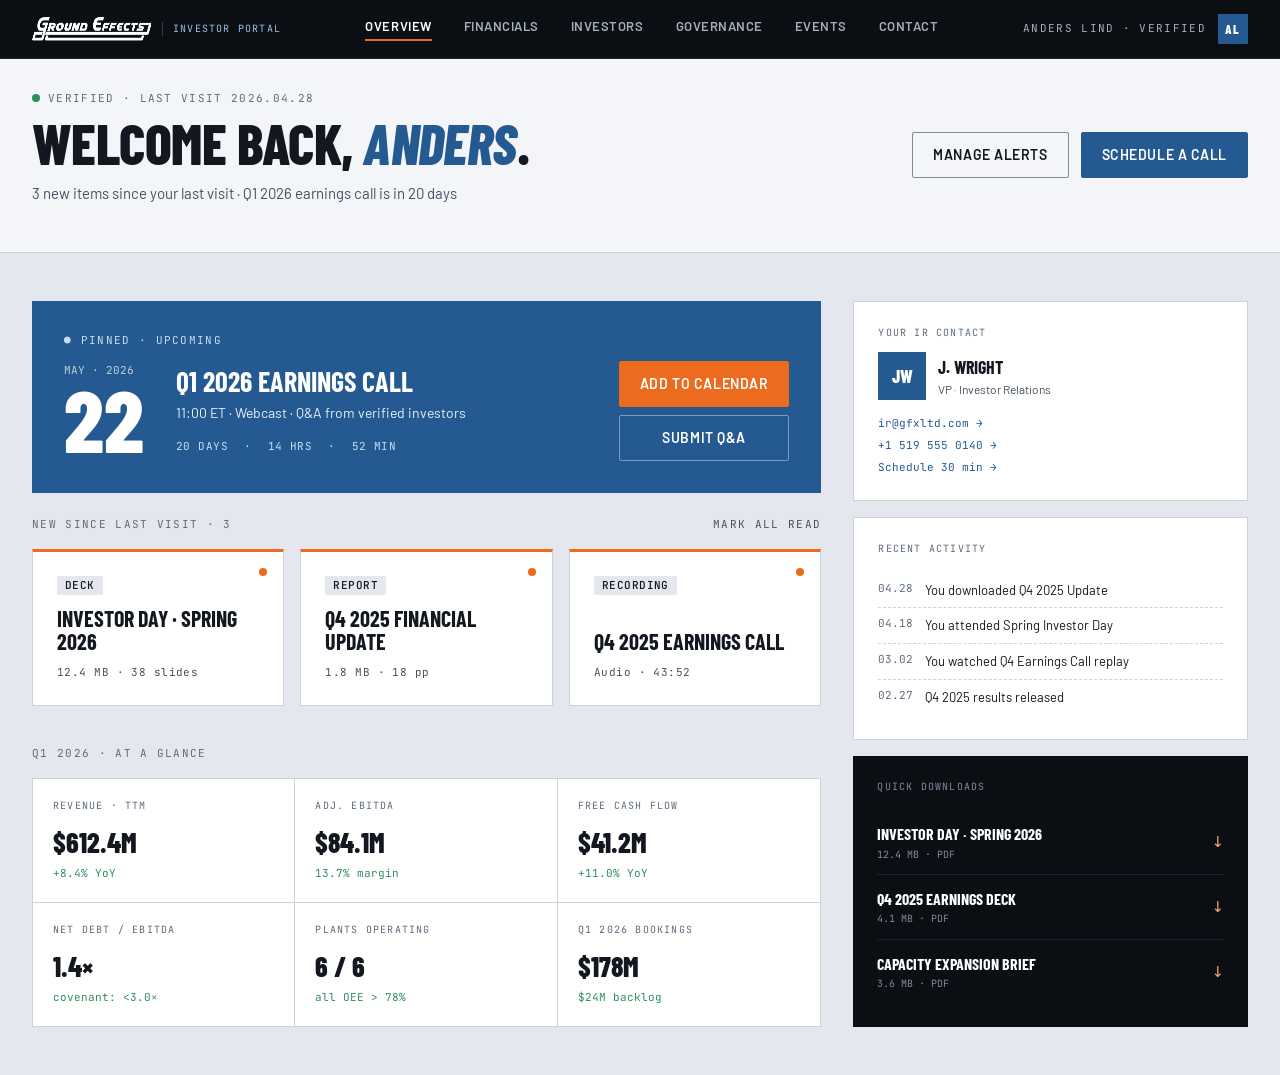
<file: index.html>
<!DOCTYPE html><!--eUFPRkXNKUb9D2rUnOnjt--><html lang="en"><head><meta charSet="utf-8"/><meta name="viewport" content="width=device-width, initial-scale=1"/><link rel="preload" as="image" href="/assets/logo-white.png"/><link rel="stylesheet" href="/_next/static/css/34e6138b374cbea0.css" data-precedence="next"/><link rel="preload" as="script" fetchPriority="low" href="/_next/static/chunks/webpack-4a462cecab786e93.js"/><script src="/_next/static/chunks/4bd1b696-c023c6e3521b1417.js" async=""></script><script src="/_next/static/chunks/255-dda36e826969d334.js" async=""></script><script src="/_next/static/chunks/main-app-3a5a5ff671f32226.js" async=""></script><script src="/_next/static/chunks/850-72b3825c1618f4da.js" async=""></script><script src="/_next/static/chunks/app/page-efafb6769a6c3bfa.js" async=""></script><link rel="preconnect" href="https://fonts.googleapis.com"/><link rel="preconnect" href="https://fonts.gstatic.com" crossorigin="anonymous"/><title>GFX · Investor Portal</title><meta name="description" content="Ground Effects Ltd. — Investor Portal"/><link href="https://fonts.googleapis.com/css2?family=Barlow+Condensed:ital,wght@0,400;0,500;0,600;0,700;0,800;1,700;1,800&amp;family=Barlow:wght@300;400;500;600;700&amp;family=JetBrains+Mono:wght@400;500;600&amp;display=swap" rel="stylesheet"/><script src="/_next/static/chunks/polyfills-42372ed130431b0a.js" noModule=""></script></head><body><div hidden=""><!--$--><!--/$--></div><div class="page" data-active="true"><div class="siteHeader"><div class="siteHeader__logo"><img alt="Ground Effects" width="120" height="28" decoding="async" data-nimg="1" style="color:transparent" src="/assets/logo-white.png"/><span class="badge keep-mono">Investor Portal</span></div><nav class="siteHeader__nav"><a class="active" href="/">Overview</a><a class="" href="/financials/">Financials</a><a class="" href="/news/">Investors</a><a class="">Governance</a><a class="">Events</a><a class="">Contact</a></nav><div class="siteHeader__user"><span class="keep-mono">Anders Lind · Verified</span><div class="avatar keep-display">AL</div></div></div><section style="background:var(--ge-steel-050);border-bottom:1px solid var(--ge-border);padding:32px" data-pad="true"><div style="max-width:1280px;margin:0 auto;display:grid;grid-template-columns:1fr auto;gap:32px;align-items:center"><div><div class="keep-mono" style="font-family:var(--ge-font-mono);font-size:11px;letter-spacing:var(--ge-tracking-wider);text-transform:uppercase;color:var(--ge-text-subtle);margin-bottom:8px"><span style="width:8px;height:8px;background:var(--ge-ok);border-radius:50%;display:inline-block;margin-right:8px"></span>Verified · Last visit 2026.04.28</div><h1 class="keep-display" style="font-family:var(--ge-font-display);font-weight:800;font-size:56px;text-transform:uppercase;margin:0;letter-spacing:-0.01em;line-height:1">Welcome back, <span style="font-style:italic;color:var(--ge-blue-700)">Anders</span>.</h1><p style="font-size:15px;color:var(--ge-text-muted);margin-top:12px;max-width:60ch">3 new items since your last visit · Q1 2026 earnings call is in 20 days</p></div><div style="display:flex;gap:12px"><a href="#alerts" class="ge-btn ge-btn--secondary">Manage Alerts</a><a href="mailto:ir@gfxltd.com?subject=Schedule%20a%20Call" class="ge-btn ge-btn--primary">Schedule a Call</a></div></div></section><section style="padding:48px 32px" data-pad="true"><div style="max-width:1280px;margin:0 auto;display:grid;grid-template-columns:2fr 1fr;gap:32px"><div><div style="background:var(--ge-blue-700);color:#fff;padding:32px;margin-bottom:24px;position:relative;overflow:hidden"><div class="keep-mono" style="font-family:var(--ge-font-mono);font-size:11px;letter-spacing:var(--ge-tracking-wider);text-transform:uppercase;color:var(--ge-blue-200);margin-bottom:12px">● Pinned · Upcoming</div><div style="display:grid;grid-template-columns:auto 1fr auto;gap:32px;align-items:center"><div><div class="keep-mono" style="font-family:var(--ge-font-mono);font-size:11px;opacity:0.7">MAY · 2026</div><div class="keep-display" style="font-family:var(--ge-font-display);font-weight:800;font-size:88px;line-height:0.9">22</div></div><div><div class="keep-display" style="font-family:var(--ge-font-display);font-weight:700;font-size:28px;text-transform:uppercase;line-height:1">Q1 2026 Earnings Call</div><div style="margin-top:8px;font-size:14px;color:var(--ge-blue-100)">11:00 ET · Webcast · Q&amp;A from verified investors</div><div class="keep-mono" style="margin-top:16px;font-family:var(--ge-font-mono);font-size:11px;letter-spacing:var(--ge-tracking-wide);display:flex;gap:16px;color:var(--ge-blue-200)"><span>20 DAYS</span><span>·</span><span>14 HRS</span><span>·</span><span>52 MIN</span></div></div><div style="display:flex;flex-direction:column;gap:8px"><a href="#calendar" class="ge-btn ge-btn--accent">Add to Calendar</a><a href="mailto:ir@gfxltd.com?subject=Q1%202026%20Earnings%20Q%26A" class="ge-btn" style="background:transparent;border:1px solid rgba(255,255,255,0.4);color:#fff">Submit Q&amp;A</a></div></div></div><div class="keep-mono" style="font-family:var(--ge-font-mono);font-size:11px;letter-spacing:var(--ge-tracking-wider);text-transform:uppercase;color:var(--ge-text-subtle);margin-bottom:16px;display:flex;justify-content:space-between;align-items:baseline"><span>New since last visit · 3</span><a style="color:var(--ge-text-muted);text-decoration:none">Mark all read</a></div><div style="display:grid;grid-template-columns:repeat(3, 1fr);gap:16px;margin-bottom:40px"><a href="#deck-investor-day-2026" style="background:#fff;border:1px solid var(--ge-border);border-top:3px solid var(--ge-signal-500);padding:24px;text-decoration:none;color:inherit;display:flex;flex-direction:column;gap:12px;position:relative"><span class="ge-badge keep-mono" style="align-self:flex-start">DECK</span><div class="keep-display" style="font-family:var(--ge-font-display);font-weight:700;font-size:22px;text-transform:uppercase;line-height:1.05;margin-top:auto">Investor Day · Spring 2026</div><div class="keep-mono" style="font-family:var(--ge-font-mono);font-size:11px;color:var(--ge-text-muted);letter-spacing:var(--ge-tracking-wide)">12.4 MB · 38 slides</div><span style="position:absolute;top:16px;right:16px;width:8px;height:8px;background:var(--ge-signal-500);border-radius:50%"></span></a><a href="/financials" style="background:#fff;border:1px solid var(--ge-border);border-top:3px solid var(--ge-signal-500);padding:24px;text-decoration:none;color:inherit;display:flex;flex-direction:column;gap:12px;position:relative"><span class="ge-badge keep-mono" style="align-self:flex-start">REPORT</span><div class="keep-display" style="font-family:var(--ge-font-display);font-weight:700;font-size:22px;text-transform:uppercase;line-height:1.05;margin-top:auto">Q4 2025 Financial Update</div><div class="keep-mono" style="font-family:var(--ge-font-mono);font-size:11px;color:var(--ge-text-muted);letter-spacing:var(--ge-tracking-wide)">1.8 MB · 18 pp</div><span style="position:absolute;top:16px;right:16px;width:8px;height:8px;background:var(--ge-signal-500);border-radius:50%"></span></a><a href="#earnings-call-q4-2025" style="background:#fff;border:1px solid var(--ge-border);border-top:3px solid var(--ge-signal-500);padding:24px;text-decoration:none;color:inherit;display:flex;flex-direction:column;gap:12px;position:relative"><span class="ge-badge keep-mono" style="align-self:flex-start">RECORDING</span><div class="keep-display" style="font-family:var(--ge-font-display);font-weight:700;font-size:22px;text-transform:uppercase;line-height:1.05;margin-top:auto">Q4 2025 Earnings Call</div><div class="keep-mono" style="font-family:var(--ge-font-mono);font-size:11px;color:var(--ge-text-muted);letter-spacing:var(--ge-tracking-wide)">Audio · 43:52</div><span style="position:absolute;top:16px;right:16px;width:8px;height:8px;background:var(--ge-signal-500);border-radius:50%"></span></a></div><div class="keep-mono" style="font-family:var(--ge-font-mono);font-size:11px;letter-spacing:var(--ge-tracking-wider);text-transform:uppercase;color:var(--ge-text-subtle);margin-bottom:16px">Q1 2026 · At a glance</div><div style="display:grid;grid-template-columns:repeat(3, 1fr);gap:0;border:1px solid var(--ge-border);background:#fff"><div style="padding:20px;border-right:1px solid var(--ge-border);border-bottom:1px solid var(--ge-border)"><div class="keep-mono" style="font-family:var(--ge-font-mono);font-size:10px;letter-spacing:var(--ge-tracking-wider);text-transform:uppercase;color:var(--ge-text-subtle);margin-bottom:8px">Revenue · TTM</div><div class="keep-display" style="font-family:var(--ge-font-display);font-weight:800;font-size:28px">$612.4M</div><div class="keep-mono" style="font-family:var(--ge-font-mono);font-size:11px;color:var(--ge-ok);margin-top:4px">+8.4% YoY</div></div><div style="padding:20px;border-right:1px solid var(--ge-border);border-bottom:1px solid var(--ge-border)"><div class="keep-mono" style="font-family:var(--ge-font-mono);font-size:10px;letter-spacing:var(--ge-tracking-wider);text-transform:uppercase;color:var(--ge-text-subtle);margin-bottom:8px">Adj. EBITDA</div><div class="keep-display" style="font-family:var(--ge-font-display);font-weight:800;font-size:28px">$84.1M</div><div class="keep-mono" style="font-family:var(--ge-font-mono);font-size:11px;color:var(--ge-ok);margin-top:4px">13.7% margin</div></div><div style="padding:20px;border-right:0;border-bottom:1px solid var(--ge-border)"><div class="keep-mono" style="font-family:var(--ge-font-mono);font-size:10px;letter-spacing:var(--ge-tracking-wider);text-transform:uppercase;color:var(--ge-text-subtle);margin-bottom:8px">Free Cash Flow</div><div class="keep-display" style="font-family:var(--ge-font-display);font-weight:800;font-size:28px">$41.2M</div><div class="keep-mono" style="font-family:var(--ge-font-mono);font-size:11px;color:var(--ge-ok);margin-top:4px">+11.0% YoY</div></div><div style="padding:20px;border-right:1px solid var(--ge-border);border-bottom:0"><div class="keep-mono" style="font-family:var(--ge-font-mono);font-size:10px;letter-spacing:var(--ge-tracking-wider);text-transform:uppercase;color:var(--ge-text-subtle);margin-bottom:8px">Net Debt / EBITDA</div><div class="keep-display" style="font-family:var(--ge-font-display);font-weight:800;font-size:28px">1.4×</div><div class="keep-mono" style="font-family:var(--ge-font-mono);font-size:11px;color:var(--ge-ok);margin-top:4px">covenant: &lt;3.0×</div></div><div style="padding:20px;border-right:1px solid var(--ge-border);border-bottom:0"><div class="keep-mono" style="font-family:var(--ge-font-mono);font-size:10px;letter-spacing:var(--ge-tracking-wider);text-transform:uppercase;color:var(--ge-text-subtle);margin-bottom:8px">Plants Operating</div><div class="keep-display" style="font-family:var(--ge-font-display);font-weight:800;font-size:28px">6 / 6</div><div class="keep-mono" style="font-family:var(--ge-font-mono);font-size:11px;color:var(--ge-ok);margin-top:4px">all OEE &gt; 78%</div></div><div style="padding:20px;border-right:0;border-bottom:0"><div class="keep-mono" style="font-family:var(--ge-font-mono);font-size:10px;letter-spacing:var(--ge-tracking-wider);text-transform:uppercase;color:var(--ge-text-subtle);margin-bottom:8px">Q1 2026 Bookings</div><div class="keep-display" style="font-family:var(--ge-font-display);font-weight:800;font-size:28px">$178M</div><div class="keep-mono" style="font-family:var(--ge-font-mono);font-size:11px;color:var(--ge-ok);margin-top:4px">$24M backlog</div></div></div></div><aside><div style="background:#fff;border:1px solid var(--ge-border);padding:24px;margin-bottom:16px"><div class="keep-mono" style="font-family:var(--ge-font-mono);font-size:10px;letter-spacing:var(--ge-tracking-wider);text-transform:uppercase;color:var(--ge-text-subtle);margin-bottom:12px">Your IR Contact</div><div style="display:flex;gap:12px;align-items:center"><div style="width:48px;height:48px;background:var(--ge-blue-700);color:#fff;display:grid;place-items:center;font-family:var(--ge-font-display);font-weight:800;font-size:18px" class="keep-display">JW</div><div><div class="keep-display" style="font-family:var(--ge-font-display);font-weight:700;font-size:18px;text-transform:uppercase">J. Wright</div><div style="font-size:12px;color:var(--ge-text-muted)">VP · Investor Relations</div></div></div><div style="margin-top:16px;display:grid;gap:6px;font-size:13px"><a href="mailto:ir@gfxltd.com" class="keep-mono" style="font-family:var(--ge-font-mono);font-size:11px;color:var(--ge-blue-700);text-decoration:none">ir@gfxltd.com →</a><a href="tel:+15195550140" class="keep-mono" style="font-family:var(--ge-font-mono);font-size:11px;color:var(--ge-blue-700);text-decoration:none">+1 519 555 0140 →</a><a href="mailto:ir@gfxltd.com?subject=30%20min%20with%20J.%20Wright" class="keep-mono" style="font-family:var(--ge-font-mono);font-size:11px;color:var(--ge-blue-700);text-decoration:none">Schedule 30 min →</a></div></div><div style="background:#fff;border:1px solid var(--ge-border);padding:24px;margin-bottom:16px"><div class="keep-mono" style="font-family:var(--ge-font-mono);font-size:10px;letter-spacing:var(--ge-tracking-wider);text-transform:uppercase;color:var(--ge-text-subtle);margin-bottom:16px">Recent Activity</div><div style="display:grid;grid-template-columns:auto 1fr;gap:12px;padding:8px 0;border-bottom:1px dashed var(--ge-border);font-size:13px"><span class="keep-mono" style="font-family:var(--ge-font-mono);font-size:11px;color:var(--ge-text-subtle)">04.28</span><span>You downloaded Q4 2025 Update</span></div><div style="display:grid;grid-template-columns:auto 1fr;gap:12px;padding:8px 0;border-bottom:1px dashed var(--ge-border);font-size:13px"><span class="keep-mono" style="font-family:var(--ge-font-mono);font-size:11px;color:var(--ge-text-subtle)">04.18</span><span>You attended Spring Investor Day</span></div><div style="display:grid;grid-template-columns:auto 1fr;gap:12px;padding:8px 0;border-bottom:1px dashed var(--ge-border);font-size:13px"><span class="keep-mono" style="font-family:var(--ge-font-mono);font-size:11px;color:var(--ge-text-subtle)">03.02</span><span>You watched Q4 Earnings Call replay</span></div><div style="display:grid;grid-template-columns:auto 1fr;gap:12px;padding:8px 0;border-bottom:0;font-size:13px"><span class="keep-mono" style="font-family:var(--ge-font-mono);font-size:11px;color:var(--ge-text-subtle)">02.27</span><span>Q4 2025 results released</span></div></div><div style="background:var(--ge-steel-950);color:#fff;padding:24px"><div class="keep-mono" style="font-family:var(--ge-font-mono);font-size:10px;letter-spacing:var(--ge-tracking-wider);text-transform:uppercase;color:var(--ge-steel-400);margin-bottom:16px">Quick Downloads</div><a href="#deck-0" style="display:grid;grid-template-columns:1fr auto;gap:12px;padding:12px 0;border-bottom:1px solid #1d242f;text-decoration:none;color:#fff"><div><div class="keep-display" style="font-family:var(--ge-font-display);font-weight:700;font-size:16px;text-transform:uppercase">Investor Day · Spring 2026</div><div class="keep-mono" style="font-family:var(--ge-font-mono);font-size:10px;color:var(--ge-steel-400);margin-top:2px">12.4 MB<!-- --> · PDF</div></div><span style="align-self:center;color:var(--ge-signal-300)">↓</span></a><a href="#deck-1" style="display:grid;grid-template-columns:1fr auto;gap:12px;padding:12px 0;border-bottom:1px solid #1d242f;text-decoration:none;color:#fff"><div><div class="keep-display" style="font-family:var(--ge-font-display);font-weight:700;font-size:16px;text-transform:uppercase">Q4 2025 Earnings Deck</div><div class="keep-mono" style="font-family:var(--ge-font-mono);font-size:10px;color:var(--ge-steel-400);margin-top:2px">4.1 MB<!-- --> · PDF</div></div><span style="align-self:center;color:var(--ge-signal-300)">↓</span></a><a href="#deck-2" style="display:grid;grid-template-columns:1fr auto;gap:12px;padding:12px 0;border-bottom:0;text-decoration:none;color:#fff"><div><div class="keep-display" style="font-family:var(--ge-font-display);font-weight:700;font-size:16px;text-transform:uppercase">Capacity Expansion Brief</div><div class="keep-mono" style="font-family:var(--ge-font-mono);font-size:10px;color:var(--ge-steel-400);margin-top:2px">3.6 MB<!-- --> · PDF</div></div><span style="align-self:center;color:var(--ge-signal-300)">↓</span></a></div></aside></div></section></div><!--$--><!--/$--><script src="/_next/static/chunks/webpack-4a462cecab786e93.js" id="_R_" async=""></script><script>(self.__next_f=self.__next_f||[]).push([0])</script><script>self.__next_f.push([1,"1:\"$Sreact.fragment\"\n2:I[9766,[],\"\"]\n3:I[8924,[],\"\"]\n4:I[1356,[\"850\",\"static/chunks/850-72b3825c1618f4da.js\",\"974\",\"static/chunks/app/page-efafb6769a6c3bfa.js\"],\"Image\"]\n5:I[2619,[\"850\",\"static/chunks/850-72b3825c1618f4da.js\",\"974\",\"static/chunks/app/page-efafb6769a6c3bfa.js\"],\"\"]\na:I[7150,[],\"\"]\n:HL[\"/_next/static/css/34e6138b374cbea0.css\",\"style\"]\n"])</script><script>self.__next_f.push([1,"0:{\"P\":null,\"b\":\"eUFPRkXNKUb9D2rUnOnjt\",\"p\":\"\",\"c\":[\"\",\"\"],\"i\":false,\"f\":[[[\"\",{\"children\":[\"__PAGE__\",{}]},\"$undefined\",\"$undefined\",true],[\"\",[\"$\",\"$1\",\"c\",{\"children\":[[[\"$\",\"link\",\"0\",{\"rel\":\"stylesheet\",\"href\":\"/_next/static/css/34e6138b374cbea0.css\",\"precedence\":\"next\",\"crossOrigin\":\"$undefined\",\"nonce\":\"$undefined\"}]],[\"$\",\"html\",null,{\"lang\":\"en\",\"children\":[[\"$\",\"head\",null,{\"children\":[[\"$\",\"link\",null,{\"rel\":\"preconnect\",\"href\":\"https://fonts.googleapis.com\"}],[\"$\",\"link\",null,{\"rel\":\"preconnect\",\"href\":\"https://fonts.gstatic.com\",\"crossOrigin\":\"anonymous\"}],[\"$\",\"link\",null,{\"href\":\"https://fonts.googleapis.com/css2?family=Barlow+Condensed:ital,wght@0,400;0,500;0,600;0,700;0,800;1,700;1,800\u0026family=Barlow:wght@300;400;500;600;700\u0026family=JetBrains+Mono:wght@400;500;600\u0026display=swap\",\"rel\":\"stylesheet\"}]]}],[\"$\",\"body\",null,{\"children\":[\"$\",\"$L2\",null,{\"parallelRouterKey\":\"children\",\"error\":\"$undefined\",\"errorStyles\":\"$undefined\",\"errorScripts\":\"$undefined\",\"template\":[\"$\",\"$L3\",null,{}],\"templateStyles\":\"$undefined\",\"templateScripts\":\"$undefined\",\"notFound\":[[[\"$\",\"title\",null,{\"children\":\"404: This page could not be found.\"}],[\"$\",\"div\",null,{\"style\":{\"fontFamily\":\"system-ui,\\\"Segoe UI\\\",Roboto,Helvetica,Arial,sans-serif,\\\"Apple Color Emoji\\\",\\\"Segoe UI Emoji\\\"\",\"height\":\"100vh\",\"textAlign\":\"center\",\"display\":\"flex\",\"flexDirection\":\"column\",\"alignItems\":\"center\",\"justifyContent\":\"center\"},\"children\":[\"$\",\"div\",null,{\"children\":[[\"$\",\"style\",null,{\"dangerouslySetInnerHTML\":{\"__html\":\"body{color:#000;background:#fff;margin:0}.next-error-h1{border-right:1px solid rgba(0,0,0,.3)}@media (prefers-color-scheme:dark){body{color:#fff;background:#000}.next-error-h1{border-right:1px solid rgba(255,255,255,.3)}}\"}}],[\"$\",\"h1\",null,{\"className\":\"next-error-h1\",\"style\":{\"display\":\"inline-block\",\"margin\":\"0 20px 0 0\",\"padding\":\"0 23px 0 0\",\"fontSize\":24,\"fontWeight\":500,\"verticalAlign\":\"top\",\"lineHeight\":\"49px\"},\"children\":404}],[\"$\",\"div\",null,{\"style\":{\"display\":\"inline-block\"},\"children\":[\"$\",\"h2\",null,{\"style\":{\"fontSize\":14,\"fontWeight\":400,\"lineHeight\":\"49px\",\"margin\":0},\"children\":\"This page could not be found.\"}]}]]}]}]],[]],\"forbidden\":\"$undefined\",\"unauthorized\":\"$undefined\"}]}]]}]]}],{\"children\":[\"__PAGE__\",[\"$\",\"$1\",\"c\",{\"children\":[[\"$\",\"div\",null,{\"className\":\"page\",\"data-active\":\"true\",\"children\":[[\"$\",\"div\",null,{\"className\":\"siteHeader\",\"children\":[[\"$\",\"div\",null,{\"className\":\"siteHeader__logo\",\"children\":[[\"$\",\"$L4\",null,{\"src\":\"/assets/logo-white.png\",\"alt\":\"Ground Effects\",\"width\":120,\"height\":28,\"priority\":true}],[\"$\",\"span\",null,{\"className\":\"badge keep-mono\",\"children\":\"Investor Portal\"}]]}],[\"$\",\"nav\",null,{\"className\":\"siteHeader__nav\",\"children\":[[\"$\",\"$L5\",\"overview\",{\"href\":\"/\",\"className\":\"active\",\"children\":\"Overview\"}],[\"$\",\"$L5\",\"financials\",{\"href\":\"/financials\",\"className\":\"\",\"children\":\"Financials\"}],[\"$\",\"$L5\",\"investors\",{\"href\":\"/news\",\"className\":\"\",\"children\":\"Investors\"}],[\"$\",\"a\",\"governance\",{\"className\":\"\",\"children\":\"Governance\"}],[\"$\",\"a\",\"events\",{\"className\":\"\",\"children\":\"Events\"}],[\"$\",\"a\",\"contact\",{\"className\":\"\",\"children\":\"Contact\"}]]}],[\"$\",\"div\",null,{\"className\":\"siteHeader__user\",\"children\":[[\"$\",\"span\",null,{\"className\":\"keep-mono\",\"children\":\"Anders Lind · Verified\"}],[\"$\",\"div\",null,{\"className\":\"avatar keep-display\",\"children\":\"AL\"}]]}]]}],[\"$\",\"section\",null,{\"style\":{\"background\":\"var(--ge-steel-050)\",\"borderBottom\":\"1px solid var(--ge-border)\",\"padding\":32},\"data-pad\":true,\"children\":[\"$\",\"div\",null,{\"style\":{\"maxWidth\":1280,\"margin\":\"0 auto\",\"display\":\"grid\",\"gridTemplateColumns\":\"1fr auto\",\"gap\":32,\"alignItems\":\"center\"},\"children\":[[\"$\",\"div\",null,{\"children\":[[\"$\",\"div\",null,{\"className\":\"keep-mono\",\"style\":{\"fontFamily\":\"var(--ge-font-mono)\",\"fontSize\":11,\"letterSpacing\":\"var(--ge-tracking-wider)\",\"textTransform\":\"uppercase\",\"color\":\"var(--ge-text-subtle)\",\"marginBottom\":8},\"children\":[[\"$\",\"span\",null,{\"style\":{\"width\":8,\"height\":8,\"background\":\"var(--ge-ok)\",\"borderRadius\":\"50%\",\"display\":\"inline-block\",\"marginRight\":8}}],\"Verified · Last visit 2026.04.28\"]}],[\"$\",\"h1\",null,{\"className\":\"keep-display\",\"style\":{\"fontFamily\":\"var(--ge-font-display)\",\"fontWeight\":800,\"fontSize\":56,\"textTransform\":\"uppercase\",\"margin\":0,\"letterSpacing\":\"-0.01em\",\"lineHeight\":1},\"children\":[\"Welcome back, \",[\"$\",\"span\",null,{\"style\":{\"fontStyle\":\"italic\",\"color\":\"var(--ge-blue-700)\"},\"children\":\"Anders\"}],\".\"]}],[\"$\",\"p\",null,{\"style\":{\"fontSize\":15,\"color\":\"var(--ge-text-muted)\",\"marginTop\":12,\"maxWidth\":\"60ch\"},\"children\":\"3 new items since your last visit · Q1 2026 earnings call is in 20 days\"}]]}],[\"$\",\"div\",null,{\"style\":{\"display\":\"flex\",\"gap\":12},\"children\":[[\"$\",\"a\",null,{\"href\":\"#alerts\",\"className\":\"ge-btn ge-btn--secondary\",\"children\":\"Manage Alerts\"}],\"$L6\"]}]]}]}],\"$L7\"]}],null,\"$L8\"]}],{},null,false]},null,false],\"$L9\",false]],\"m\":\"$undefined\",\"G\":[\"$a\",[]],\"s\":false,\"S\":true}\n"])</script><script>self.__next_f.push([1,"10:I[4431,[],\"OutletBoundary\"]\n12:I[5278,[],\"AsyncMetadataOutlet\"]\n14:I[4431,[],\"ViewportBoundary\"]\n16:I[4431,[],\"MetadataBoundary\"]\n17:\"$Sreact.suspense\"\n6:[\"$\",\"a\",null,{\"href\":\"mailto:ir@gfxltd.com?subject=Schedule%20a%20Call\",\"className\":\"ge-btn ge-btn--primary\",\"children\":\"Schedule a Call\"}]\n"])</script><script>self.__next_f.push([1,"7:[\"$\",\"section\",null,{\"style\":{\"padding\":\"48px 32px\"},\"data-pad\":true,\"children\":[\"$\",\"div\",null,{\"style\":{\"maxWidth\":1280,\"margin\":\"0 auto\",\"display\":\"grid\",\"gridTemplateColumns\":\"2fr 1fr\",\"gap\":32},\"children\":[[\"$\",\"div\",null,{\"children\":[[\"$\",\"div\",null,{\"style\":{\"background\":\"var(--ge-blue-700)\",\"color\":\"#fff\",\"padding\":32,\"marginBottom\":24,\"position\":\"relative\",\"overflow\":\"hidden\"},\"children\":[[\"$\",\"div\",null,{\"className\":\"keep-mono\",\"style\":{\"fontFamily\":\"var(--ge-font-mono)\",\"fontSize\":11,\"letterSpacing\":\"var(--ge-tracking-wider)\",\"textTransform\":\"uppercase\",\"color\":\"var(--ge-blue-200)\",\"marginBottom\":12},\"children\":\"● Pinned · Upcoming\"}],[\"$\",\"div\",null,{\"style\":{\"display\":\"grid\",\"gridTemplateColumns\":\"auto 1fr auto\",\"gap\":32,\"alignItems\":\"center\"},\"children\":[[\"$\",\"div\",null,{\"children\":[[\"$\",\"div\",null,{\"className\":\"keep-mono\",\"style\":{\"fontFamily\":\"var(--ge-font-mono)\",\"fontSize\":11,\"opacity\":0.7},\"children\":\"MAY · 2026\"}],[\"$\",\"div\",null,{\"className\":\"keep-display\",\"style\":{\"fontFamily\":\"var(--ge-font-display)\",\"fontWeight\":800,\"fontSize\":88,\"lineHeight\":0.9},\"children\":\"22\"}]]}],[\"$\",\"div\",null,{\"children\":[[\"$\",\"div\",null,{\"className\":\"keep-display\",\"style\":{\"fontFamily\":\"var(--ge-font-display)\",\"fontWeight\":700,\"fontSize\":28,\"textTransform\":\"uppercase\",\"lineHeight\":1},\"children\":\"Q1 2026 Earnings Call\"}],[\"$\",\"div\",null,{\"style\":{\"marginTop\":8,\"fontSize\":14,\"color\":\"var(--ge-blue-100)\"},\"children\":\"11:00 ET · Webcast · Q\u0026A from verified investors\"}],[\"$\",\"div\",null,{\"className\":\"keep-mono\",\"style\":{\"marginTop\":16,\"fontFamily\":\"var(--ge-font-mono)\",\"fontSize\":11,\"letterSpacing\":\"var(--ge-tracking-wide)\",\"display\":\"flex\",\"gap\":16,\"color\":\"var(--ge-blue-200)\"},\"children\":[[\"$\",\"span\",null,{\"children\":\"20 DAYS\"}],[\"$\",\"span\",null,{\"children\":\"·\"}],[\"$\",\"span\",null,{\"children\":\"14 HRS\"}],[\"$\",\"span\",null,{\"children\":\"·\"}],[\"$\",\"span\",null,{\"children\":\"52 MIN\"}]]}]]}],[\"$\",\"div\",null,{\"style\":{\"display\":\"flex\",\"flexDirection\":\"column\",\"gap\":8},\"children\":[[\"$\",\"a\",null,{\"href\":\"#calendar\",\"className\":\"ge-btn ge-btn--accent\",\"children\":\"Add to Calendar\"}],[\"$\",\"a\",null,{\"href\":\"mailto:ir@gfxltd.com?subject=Q1%202026%20Earnings%20Q%26A\",\"className\":\"ge-btn\",\"style\":{\"background\":\"transparent\",\"border\":\"1px solid rgba(255,255,255,0.4)\",\"color\":\"#fff\"},\"children\":\"Submit Q\u0026A\"}]]}]]}]]}],[\"$\",\"div\",null,{\"className\":\"keep-mono\",\"style\":{\"fontFamily\":\"var(--ge-font-mono)\",\"fontSize\":11,\"letterSpacing\":\"var(--ge-tracking-wider)\",\"textTransform\":\"uppercase\",\"color\":\"var(--ge-text-subtle)\",\"marginBottom\":16,\"display\":\"flex\",\"justifyContent\":\"space-between\",\"alignItems\":\"baseline\"},\"children\":[[\"$\",\"span\",null,{\"children\":\"New since last visit · 3\"}],[\"$\",\"a\",null,{\"style\":{\"color\":\"var(--ge-text-muted)\",\"textDecoration\":\"none\"},\"children\":\"Mark all read\"}]]}],[\"$\",\"div\",null,{\"style\":{\"display\":\"grid\",\"gridTemplateColumns\":\"repeat(3, 1fr)\",\"gap\":16,\"marginBottom\":40},\"children\":[[\"$\",\"a\",\"0\",{\"href\":\"#deck-investor-day-2026\",\"style\":{\"background\":\"#fff\",\"border\":\"1px solid var(--ge-border)\",\"borderTop\":\"3px solid var(--ge-signal-500)\",\"padding\":24,\"textDecoration\":\"none\",\"color\":\"inherit\",\"display\":\"flex\",\"flexDirection\":\"column\",\"gap\":12,\"position\":\"relative\"},\"children\":[[\"$\",\"span\",null,{\"className\":\"ge-badge keep-mono\",\"style\":{\"alignSelf\":\"flex-start\"},\"children\":\"DECK\"}],[\"$\",\"div\",null,{\"className\":\"keep-display\",\"style\":{\"fontFamily\":\"var(--ge-font-display)\",\"fontWeight\":700,\"fontSize\":22,\"textTransform\":\"uppercase\",\"lineHeight\":1.05,\"marginTop\":\"auto\"},\"children\":\"Investor Day · Spring 2026\"}],[\"$\",\"div\",null,{\"className\":\"keep-mono\",\"style\":{\"fontFamily\":\"var(--ge-font-mono)\",\"fontSize\":11,\"color\":\"var(--ge-text-muted)\",\"letterSpacing\":\"var(--ge-tracking-wide)\"},\"children\":\"12.4 MB · 38 slides\"}],[\"$\",\"span\",null,{\"style\":{\"position\":\"absolute\",\"top\":16,\"right\":16,\"width\":8,\"height\":8,\"background\":\"var(--ge-signal-500)\",\"borderRadius\":\"50%\"}}]]}],[\"$\",\"a\",\"1\",{\"href\":\"/financials\",\"style\":{\"background\":\"#fff\",\"border\":\"1px solid var(--ge-border)\",\"borderTop\":\"3px solid var(--ge-signal-500)\",\"padding\":24,\"textDecoration\":\"none\",\"color\":\"inherit\",\"display\":\"flex\",\"flexDirection\":\"column\",\"gap\":12,\"position\":\"relative\"},\"children\":[[\"$\",\"span\",null,{\"className\":\"ge-badge keep-mono\",\"style\":{\"alignSelf\":\"flex-start\"},\"children\":\"REPORT\"}],[\"$\",\"div\",null,{\"className\":\"keep-display\",\"style\":{\"fontFamily\":\"var(--ge-font-display)\",\"fontWeight\":700,\"fontSize\":22,\"textTransform\":\"uppercase\",\"lineHeight\":1.05,\"marginTop\":\"auto\"},\"children\":\"Q4 2025 Financial Update\"}],[\"$\",\"div\",null,{\"className\":\"keep-mono\",\"style\":{\"fontFamily\":\"var(--ge-font-mono)\",\"fontSize\":11,\"color\":\"var(--ge-text-muted)\",\"letterSpacing\":\"var(--ge-tracking-wide)\"},\"children\":\"1.8 MB · 18 pp\"}],\"$Lb\"]}],\"$Lc\"]}],\"$Ld\",\"$Le\"]}],\"$Lf\"]}]}]\n"])</script><script>self.__next_f.push([1,"8:[\"$\",\"$L10\",null,{\"children\":[\"$L11\",[\"$\",\"$L12\",null,{\"promise\":\"$@13\"}]]}]\n9:[\"$\",\"$1\",\"h\",{\"children\":[null,[[\"$\",\"$L14\",null,{\"children\":\"$L15\"}],null],[\"$\",\"$L16\",null,{\"children\":[\"$\",\"div\",null,{\"hidden\":true,\"children\":[\"$\",\"$17\",null,{\"fallback\":null,\"children\":\"$L18\"}]}]}]]}]\n"])</script><script>self.__next_f.push([1,"b:[\"$\",\"span\",null,{\"style\":{\"position\":\"absolute\",\"top\":16,\"right\":16,\"width\":8,\"height\":8,\"background\":\"var(--ge-signal-500)\",\"borderRadius\":\"50%\"}}]\n"])</script><script>self.__next_f.push([1,"c:[\"$\",\"a\",\"2\",{\"href\":\"#earnings-call-q4-2025\",\"style\":{\"background\":\"#fff\",\"border\":\"1px solid var(--ge-border)\",\"borderTop\":\"3px solid var(--ge-signal-500)\",\"padding\":24,\"textDecoration\":\"none\",\"color\":\"inherit\",\"display\":\"flex\",\"flexDirection\":\"column\",\"gap\":12,\"position\":\"relative\"},\"children\":[[\"$\",\"span\",null,{\"className\":\"ge-badge keep-mono\",\"style\":{\"alignSelf\":\"flex-start\"},\"children\":\"RECORDING\"}],[\"$\",\"div\",null,{\"className\":\"keep-display\",\"style\":{\"fontFamily\":\"var(--ge-font-display)\",\"fontWeight\":700,\"fontSize\":22,\"textTransform\":\"uppercase\",\"lineHeight\":1.05,\"marginTop\":\"auto\"},\"children\":\"Q4 2025 Earnings Call\"}],[\"$\",\"div\",null,{\"className\":\"keep-mono\",\"style\":{\"fontFamily\":\"var(--ge-font-mono)\",\"fontSize\":11,\"color\":\"var(--ge-text-muted)\",\"letterSpacing\":\"var(--ge-tracking-wide)\"},\"children\":\"Audio · 43:52\"}],[\"$\",\"span\",null,{\"style\":{\"position\":\"absolute\",\"top\":16,\"right\":16,\"width\":8,\"height\":8,\"background\":\"var(--ge-signal-500)\",\"borderRadius\":\"50%\"}}]]}]\n"])</script><script>self.__next_f.push([1,"d:[\"$\",\"div\",null,{\"className\":\"keep-mono\",\"style\":{\"fontFamily\":\"var(--ge-font-mono)\",\"fontSize\":11,\"letterSpacing\":\"var(--ge-tracking-wider)\",\"textTransform\":\"uppercase\",\"color\":\"var(--ge-text-subtle)\",\"marginBottom\":16},\"children\":\"Q1 2026 · At a glance\"}]\n"])</script><script>self.__next_f.push([1,"e:[\"$\",\"div\",null,{\"style\":{\"display\":\"grid\",\"gridTemplateColumns\":\"repeat(3, 1fr)\",\"gap\":0,\"border\":\"1px solid var(--ge-border)\",\"background\":\"#fff\"},\"children\":[[\"$\",\"div\",\"0\",{\"style\":{\"padding\":20,\"borderRight\":\"1px solid var(--ge-border)\",\"borderBottom\":\"1px solid var(--ge-border)\"},\"children\":[[\"$\",\"div\",null,{\"className\":\"keep-mono\",\"style\":{\"fontFamily\":\"var(--ge-font-mono)\",\"fontSize\":10,\"letterSpacing\":\"var(--ge-tracking-wider)\",\"textTransform\":\"uppercase\",\"color\":\"var(--ge-text-subtle)\",\"marginBottom\":8},\"children\":\"Revenue · TTM\"}],[\"$\",\"div\",null,{\"className\":\"keep-display\",\"style\":{\"fontFamily\":\"var(--ge-font-display)\",\"fontWeight\":800,\"fontSize\":28},\"children\":\"$$612.4M\"}],[\"$\",\"div\",null,{\"className\":\"keep-mono\",\"style\":{\"fontFamily\":\"var(--ge-font-mono)\",\"fontSize\":11,\"color\":\"var(--ge-ok)\",\"marginTop\":4},\"children\":\"+8.4% YoY\"}]]}],[\"$\",\"div\",\"1\",{\"style\":{\"padding\":20,\"borderRight\":\"1px solid var(--ge-border)\",\"borderBottom\":\"1px solid var(--ge-border)\"},\"children\":[[\"$\",\"div\",null,{\"className\":\"keep-mono\",\"style\":{\"fontFamily\":\"var(--ge-font-mono)\",\"fontSize\":10,\"letterSpacing\":\"var(--ge-tracking-wider)\",\"textTransform\":\"uppercase\",\"color\":\"var(--ge-text-subtle)\",\"marginBottom\":8},\"children\":\"Adj. EBITDA\"}],[\"$\",\"div\",null,{\"className\":\"keep-display\",\"style\":{\"fontFamily\":\"var(--ge-font-display)\",\"fontWeight\":800,\"fontSize\":28},\"children\":\"$$84.1M\"}],[\"$\",\"div\",null,{\"className\":\"keep-mono\",\"style\":{\"fontFamily\":\"var(--ge-font-mono)\",\"fontSize\":11,\"color\":\"var(--ge-ok)\",\"marginTop\":4},\"children\":\"13.7% margin\"}]]}],[\"$\",\"div\",\"2\",{\"style\":{\"padding\":20,\"borderRight\":\"0\",\"borderBottom\":\"1px solid var(--ge-border)\"},\"children\":[[\"$\",\"div\",null,{\"className\":\"keep-mono\",\"style\":{\"fontFamily\":\"var(--ge-font-mono)\",\"fontSize\":10,\"letterSpacing\":\"var(--ge-tracking-wider)\",\"textTransform\":\"uppercase\",\"color\":\"var(--ge-text-subtle)\",\"marginBottom\":8},\"children\":\"Free Cash Flow\"}],[\"$\",\"div\",null,{\"className\":\"keep-display\",\"style\":{\"fontFamily\":\"var(--ge-font-display)\",\"fontWeight\":800,\"fontSize\":28},\"children\":\"$$41.2M\"}],[\"$\",\"div\",null,{\"className\":\"keep-mono\",\"style\":{\"fontFamily\":\"var(--ge-font-mono)\",\"fontSize\":11,\"color\":\"var(--ge-ok)\",\"marginTop\":4},\"children\":\"+11.0% YoY\"}]]}],[\"$\",\"div\",\"3\",{\"style\":{\"padding\":20,\"borderRight\":\"1px solid var(--ge-border)\",\"borderBottom\":\"0\"},\"children\":[[\"$\",\"div\",null,{\"className\":\"keep-mono\",\"style\":{\"fontFamily\":\"var(--ge-font-mono)\",\"fontSize\":10,\"letterSpacing\":\"var(--ge-tracking-wider)\",\"textTransform\":\"uppercase\",\"color\":\"var(--ge-text-subtle)\",\"marginBottom\":8},\"children\":\"Net Debt / EBITDA\"}],[\"$\",\"div\",null,{\"className\":\"keep-display\",\"style\":{\"fontFamily\":\"var(--ge-font-display)\",\"fontWeight\":800,\"fontSize\":28},\"children\":\"1.4×\"}],[\"$\",\"div\",null,{\"className\":\"keep-mono\",\"style\":{\"fontFamily\":\"var(--ge-font-mono)\",\"fontSize\":11,\"color\":\"var(--ge-ok)\",\"marginTop\":4},\"children\":\"covenant: \u003c3.0×\"}]]}],[\"$\",\"div\",\"4\",{\"style\":{\"padding\":20,\"borderRight\":\"1px solid var(--ge-border)\",\"borderBottom\":\"0\"},\"children\":[[\"$\",\"div\",null,{\"className\":\"keep-mono\",\"style\":{\"fontFamily\":\"var(--ge-font-mono)\",\"fontSize\":10,\"letterSpacing\":\"var(--ge-tracking-wider)\",\"textTransform\":\"uppercase\",\"color\":\"var(--ge-text-subtle)\",\"marginBottom\":8},\"children\":\"Plants Operating\"}],[\"$\",\"div\",null,{\"className\":\"keep-display\",\"style\":{\"fontFamily\":\"var(--ge-font-display)\",\"fontWeight\":800,\"fontSize\":28},\"children\":\"6 / 6\"}],[\"$\",\"div\",null,{\"className\":\"keep-mono\",\"style\":{\"fontFamily\":\"var(--ge-font-mono)\",\"fontSize\":11,\"color\":\"var(--ge-ok)\",\"marginTop\":4},\"children\":\"all OEE \u003e 78%\"}]]}],[\"$\",\"div\",\"5\",{\"style\":{\"padding\":20,\"borderRight\":\"0\",\"borderBottom\":\"0\"},\"children\":[[\"$\",\"div\",null,{\"className\":\"keep-mono\",\"style\":{\"fontFamily\":\"var(--ge-font-mono)\",\"fontSize\":10,\"letterSpacing\":\"var(--ge-tracking-wider)\",\"textTransform\":\"uppercase\",\"color\":\"var(--ge-text-subtle)\",\"marginBottom\":8},\"children\":\"Q1 2026 Bookings\"}],[\"$\",\"div\",null,{\"className\":\"keep-display\",\"style\":{\"fontFamily\":\"var(--ge-font-display)\",\"fontWeight\":800,\"fontSize\":28},\"children\":\"$$178M\"}],[\"$\",\"div\",null,{\"className\":\"keep-mono\",\"style\":{\"fontFamily\":\"var(--ge-font-mono)\",\"fontSize\":11,\"color\":\"var(--ge-ok)\",\"marginTop\":4},\"children\":\"$$24M backlog\"}]]}]]}]\n"])</script><script>self.__next_f.push([1,"f:[\"$\",\"aside\",null,{\"children\":[[\"$\",\"div\",null,{\"style\":{\"background\":\"#fff\",\"border\":\"1px solid var(--ge-border)\",\"padding\":24,\"marginBottom\":16},\"children\":[[\"$\",\"div\",null,{\"className\":\"keep-mono\",\"style\":{\"fontFamily\":\"var(--ge-font-mono)\",\"fontSize\":10,\"letterSpacing\":\"var(--ge-tracking-wider)\",\"textTransform\":\"uppercase\",\"color\":\"var(--ge-text-subtle)\",\"marginBottom\":12},\"children\":\"Your IR Contact\"}],[\"$\",\"div\",null,{\"style\":{\"display\":\"flex\",\"gap\":12,\"alignItems\":\"center\"},\"children\":[[\"$\",\"div\",null,{\"style\":{\"width\":48,\"height\":48,\"background\":\"var(--ge-blue-700)\",\"color\":\"#fff\",\"display\":\"grid\",\"placeItems\":\"center\",\"fontFamily\":\"var(--ge-font-display)\",\"fontWeight\":800,\"fontSize\":18},\"className\":\"keep-display\",\"children\":\"JW\"}],[\"$\",\"div\",null,{\"children\":[[\"$\",\"div\",null,{\"className\":\"keep-display\",\"style\":{\"fontFamily\":\"var(--ge-font-display)\",\"fontWeight\":700,\"fontSize\":18,\"textTransform\":\"uppercase\"},\"children\":\"J. Wright\"}],[\"$\",\"div\",null,{\"style\":{\"fontSize\":12,\"color\":\"var(--ge-text-muted)\"},\"children\":\"VP · Investor Relations\"}]]}]]}],[\"$\",\"div\",null,{\"style\":{\"marginTop\":16,\"display\":\"grid\",\"gap\":6,\"fontSize\":13},\"children\":[[\"$\",\"a\",null,{\"href\":\"mailto:ir@gfxltd.com\",\"className\":\"keep-mono\",\"style\":{\"fontFamily\":\"var(--ge-font-mono)\",\"fontSize\":11,\"color\":\"var(--ge-blue-700)\",\"textDecoration\":\"none\"},\"children\":\"ir@gfxltd.com →\"}],[\"$\",\"a\",null,{\"href\":\"tel:+15195550140\",\"className\":\"keep-mono\",\"style\":{\"fontFamily\":\"var(--ge-font-mono)\",\"fontSize\":11,\"color\":\"var(--ge-blue-700)\",\"textDecoration\":\"none\"},\"children\":\"+1 519 555 0140 →\"}],[\"$\",\"a\",null,{\"href\":\"mailto:ir@gfxltd.com?subject=30%20min%20with%20J.%20Wright\",\"className\":\"keep-mono\",\"style\":{\"fontFamily\":\"var(--ge-font-mono)\",\"fontSize\":11,\"color\":\"var(--ge-blue-700)\",\"textDecoration\":\"none\"},\"children\":\"Schedule 30 min →\"}]]}]]}],[\"$\",\"div\",null,{\"style\":{\"background\":\"#fff\",\"border\":\"1px solid var(--ge-border)\",\"padding\":24,\"marginBottom\":16},\"children\":[[\"$\",\"div\",null,{\"className\":\"keep-mono\",\"style\":{\"fontFamily\":\"var(--ge-font-mono)\",\"fontSize\":10,\"letterSpacing\":\"var(--ge-tracking-wider)\",\"textTransform\":\"uppercase\",\"color\":\"var(--ge-text-subtle)\",\"marginBottom\":16},\"children\":\"Recent Activity\"}],[[\"$\",\"div\",\"0\",{\"style\":{\"display\":\"grid\",\"gridTemplateColumns\":\"auto 1fr\",\"gap\":12,\"padding\":\"8px 0\",\"borderBottom\":\"1px dashed var(--ge-border)\",\"fontSize\":13},\"children\":[[\"$\",\"span\",null,{\"className\":\"keep-mono\",\"style\":{\"fontFamily\":\"var(--ge-font-mono)\",\"fontSize\":11,\"color\":\"var(--ge-text-subtle)\"},\"children\":\"04.28\"}],[\"$\",\"span\",null,{\"children\":\"You downloaded Q4 2025 Update\"}]]}],[\"$\",\"div\",\"1\",{\"style\":{\"display\":\"grid\",\"gridTemplateColumns\":\"auto 1fr\",\"gap\":12,\"padding\":\"8px 0\",\"borderBottom\":\"1px dashed var(--ge-border)\",\"fontSize\":13},\"children\":[[\"$\",\"span\",null,{\"className\":\"keep-mono\",\"style\":{\"fontFamily\":\"var(--ge-font-mono)\",\"fontSize\":11,\"color\":\"var(--ge-text-subtle)\"},\"children\":\"04.18\"}],[\"$\",\"span\",null,{\"children\":\"You attended Spring Investor Day\"}]]}],[\"$\",\"div\",\"2\",{\"style\":{\"display\":\"grid\",\"gridTemplateColumns\":\"auto 1fr\",\"gap\":12,\"padding\":\"8px 0\",\"borderBottom\":\"1px dashed var(--ge-border)\",\"fontSize\":13},\"children\":[[\"$\",\"span\",null,{\"className\":\"keep-mono\",\"style\":{\"fontFamily\":\"var(--ge-font-mono)\",\"fontSize\":11,\"color\":\"var(--ge-text-subtle)\"},\"children\":\"03.02\"}],[\"$\",\"span\",null,{\"children\":\"You watched Q4 Earnings Call replay\"}]]}],[\"$\",\"div\",\"3\",{\"style\":{\"display\":\"grid\",\"gridTemplateColumns\":\"auto 1fr\",\"gap\":12,\"padding\":\"8px 0\",\"borderBottom\":\"0\",\"fontSize\":13},\"children\":[[\"$\",\"span\",null,{\"className\":\"keep-mono\",\"style\":{\"fontFamily\":\"var(--ge-font-mono)\",\"fontSize\":11,\"color\":\"var(--ge-text-subtle)\"},\"children\":\"02.27\"}],[\"$\",\"span\",null,{\"children\":\"Q4 2025 results released\"}]]}]]]}],[\"$\",\"div\",null,{\"style\":{\"background\":\"var(--ge-steel-950)\",\"color\":\"#fff\",\"padding\":24},\"children\":[[\"$\",\"div\",null,{\"className\":\"keep-mono\",\"style\":{\"fontFamily\":\"var(--ge-font-mono)\",\"fontSize\":10,\"letterSpacing\":\"var(--ge-tracking-wider)\",\"textTransform\":\"uppercase\",\"color\":\"var(--ge-steel-400)\",\"marginBottom\":16},\"children\":\"Quick Downloads\"}],[[\"$\",\"a\",\"0\",{\"href\":\"#deck-0\",\"style\":{\"display\":\"grid\",\"gridTemplateColumns\":\"1fr auto\",\"gap\":12,\"padding\":\"12px 0\",\"borderBottom\":\"1px solid #1d242f\",\"textDecoration\":\"none\",\"color\":\"#fff\"},\"children\":[[\"$\",\"div\",null,{\"children\":[[\"$\",\"div\",null,{\"className\":\"keep-display\",\"style\":{\"fontFamily\":\"var(--ge-font-display)\",\"fontWeight\":700,\"fontSize\":16,\"textTransform\":\"uppercase\"},\"children\":\"Investor Day · Spring 2026\"}],[\"$\",\"div\",null,{\"className\":\"keep-mono\",\"style\":{\"fontFamily\":\"var(--ge-font-mono)\",\"fontSize\":10,\"color\":\"var(--ge-steel-400)\",\"marginTop\":2},\"children\":[\"12.4 MB\",\" · PDF\"]}]]}],\"$L19\"]}],\"$L1a\",\"$L1b\"]]}]]}]\n"])</script><script>self.__next_f.push([1,"19:[\"$\",\"span\",null,{\"style\":{\"alignSelf\":\"center\",\"color\":\"var(--ge-signal-300)\"},\"children\":\"↓\"}]\n"])</script><script>self.__next_f.push([1,"1a:[\"$\",\"a\",\"1\",{\"href\":\"#deck-1\",\"style\":{\"display\":\"grid\",\"gridTemplateColumns\":\"1fr auto\",\"gap\":12,\"padding\":\"12px 0\",\"borderBottom\":\"1px solid #1d242f\",\"textDecoration\":\"none\",\"color\":\"#fff\"},\"children\":[[\"$\",\"div\",null,{\"children\":[[\"$\",\"div\",null,{\"className\":\"keep-display\",\"style\":{\"fontFamily\":\"var(--ge-font-display)\",\"fontWeight\":700,\"fontSize\":16,\"textTransform\":\"uppercase\"},\"children\":\"Q4 2025 Earnings Deck\"}],[\"$\",\"div\",null,{\"className\":\"keep-mono\",\"style\":{\"fontFamily\":\"var(--ge-font-mono)\",\"fontSize\":10,\"color\":\"var(--ge-steel-400)\",\"marginTop\":2},\"children\":[\"4.1 MB\",\" · PDF\"]}]]}],[\"$\",\"span\",null,{\"style\":{\"alignSelf\":\"center\",\"color\":\"var(--ge-signal-300)\"},\"children\":\"↓\"}]]}]\n"])</script><script>self.__next_f.push([1,"1b:[\"$\",\"a\",\"2\",{\"href\":\"#deck-2\",\"style\":{\"display\":\"grid\",\"gridTemplateColumns\":\"1fr auto\",\"gap\":12,\"padding\":\"12px 0\",\"borderBottom\":\"0\",\"textDecoration\":\"none\",\"color\":\"#fff\"},\"children\":[[\"$\",\"div\",null,{\"children\":[[\"$\",\"div\",null,{\"className\":\"keep-display\",\"style\":{\"fontFamily\":\"var(--ge-font-display)\",\"fontWeight\":700,\"fontSize\":16,\"textTransform\":\"uppercase\"},\"children\":\"Capacity Expansion Brief\"}],[\"$\",\"div\",null,{\"className\":\"keep-mono\",\"style\":{\"fontFamily\":\"var(--ge-font-mono)\",\"fontSize\":10,\"color\":\"var(--ge-steel-400)\",\"marginTop\":2},\"children\":[\"3.6 MB\",\" · PDF\"]}]]}],[\"$\",\"span\",null,{\"style\":{\"alignSelf\":\"center\",\"color\":\"var(--ge-signal-300)\"},\"children\":\"↓\"}]]}]\n"])</script><script>self.__next_f.push([1,"15:[[\"$\",\"meta\",\"0\",{\"charSet\":\"utf-8\"}],[\"$\",\"meta\",\"1\",{\"name\":\"viewport\",\"content\":\"width=device-width, initial-scale=1\"}]]\n11:null\n"])</script><script>self.__next_f.push([1,"13:{\"metadata\":[[\"$\",\"title\",\"0\",{\"children\":\"GFX · Investor Portal\"}],[\"$\",\"meta\",\"1\",{\"name\":\"description\",\"content\":\"Ground Effects Ltd. — Investor Portal\"}]],\"error\":null,\"digest\":\"$undefined\"}\n"])</script><script>self.__next_f.push([1,"18:\"$13:metadata\"\n"])</script></body></html>
</file>
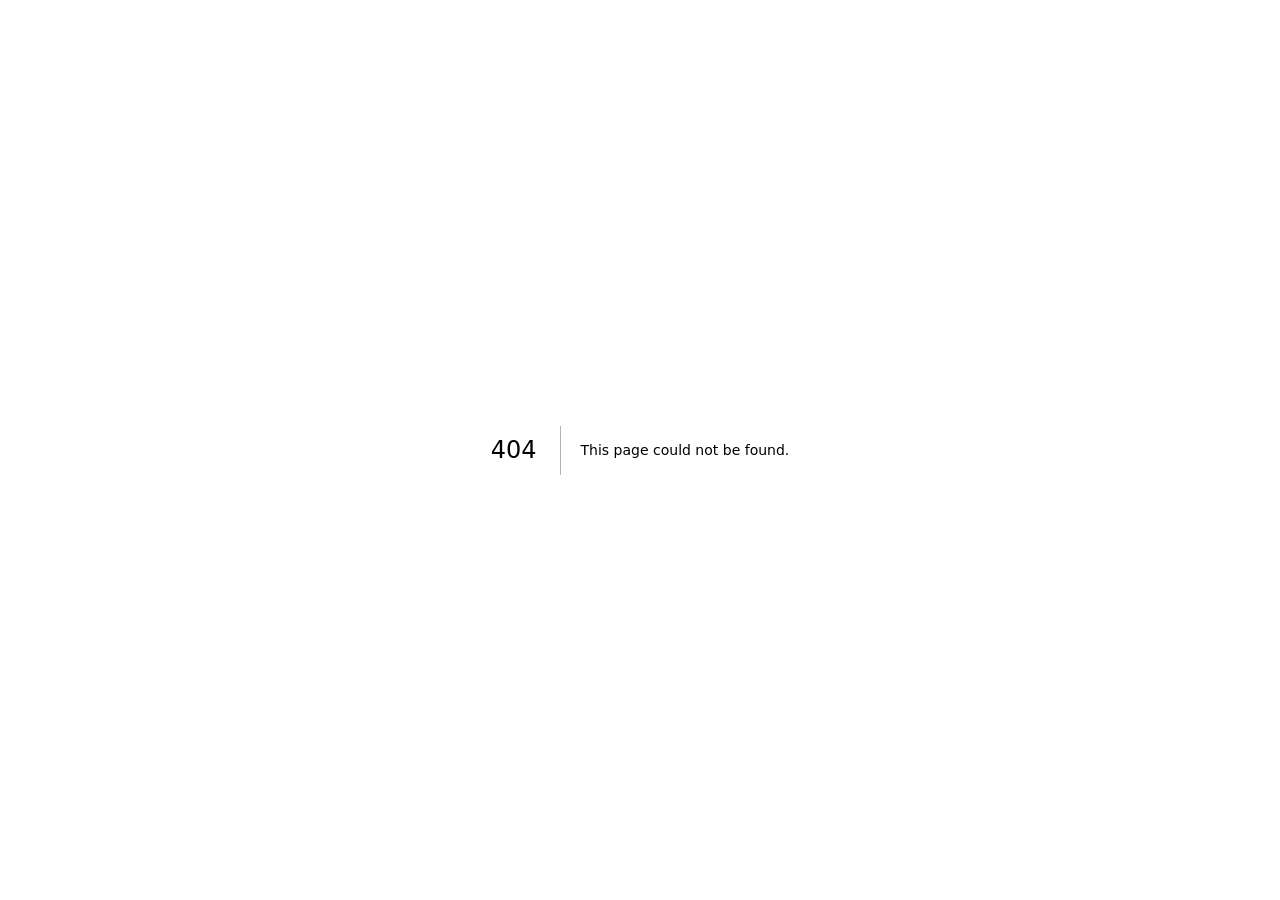
<file: 404/index.html>
<!DOCTYPE html><!--eUFPRkXNKUb9D2rUnOnjt--><html lang="en"><head><meta charSet="utf-8"/><meta name="viewport" content="width=device-width, initial-scale=1"/><link rel="stylesheet" href="/_next/static/css/34e6138b374cbea0.css" data-precedence="next"/><link rel="preload" as="script" fetchPriority="low" href="/_next/static/chunks/webpack-4a462cecab786e93.js"/><script src="/_next/static/chunks/4bd1b696-c023c6e3521b1417.js" async=""></script><script src="/_next/static/chunks/255-dda36e826969d334.js" async=""></script><script src="/_next/static/chunks/main-app-3a5a5ff671f32226.js" async=""></script><meta name="robots" content="noindex"/><link rel="preconnect" href="https://fonts.googleapis.com"/><link rel="preconnect" href="https://fonts.gstatic.com" crossorigin="anonymous"/><title>404: This page could not be found.</title><title>GFX · Investor Portal</title><meta name="description" content="Ground Effects Ltd. — Investor Portal"/><link href="https://fonts.googleapis.com/css2?family=Barlow+Condensed:ital,wght@0,400;0,500;0,600;0,700;0,800;1,700;1,800&amp;family=Barlow:wght@300;400;500;600;700&amp;family=JetBrains+Mono:wght@400;500;600&amp;display=swap" rel="stylesheet"/><script src="/_next/static/chunks/polyfills-42372ed130431b0a.js" noModule=""></script></head><body><div hidden=""><!--$--><!--/$--></div><div style="font-family:system-ui,&quot;Segoe UI&quot;,Roboto,Helvetica,Arial,sans-serif,&quot;Apple Color Emoji&quot;,&quot;Segoe UI Emoji&quot;;height:100vh;text-align:center;display:flex;flex-direction:column;align-items:center;justify-content:center"><div><style>body{color:#000;background:#fff;margin:0}.next-error-h1{border-right:1px solid rgba(0,0,0,.3)}@media (prefers-color-scheme:dark){body{color:#fff;background:#000}.next-error-h1{border-right:1px solid rgba(255,255,255,.3)}}</style><h1 class="next-error-h1" style="display:inline-block;margin:0 20px 0 0;padding:0 23px 0 0;font-size:24px;font-weight:500;vertical-align:top;line-height:49px">404</h1><div style="display:inline-block"><h2 style="font-size:14px;font-weight:400;line-height:49px;margin:0">This page could not be found.</h2></div></div></div><!--$--><!--/$--><script src="/_next/static/chunks/webpack-4a462cecab786e93.js" id="_R_" async=""></script><script>(self.__next_f=self.__next_f||[]).push([0])</script><script>self.__next_f.push([1,"1:\"$Sreact.fragment\"\n2:I[9766,[],\"\"]\n3:I[8924,[],\"\"]\n4:I[4431,[],\"OutletBoundary\"]\n6:I[5278,[],\"AsyncMetadataOutlet\"]\n8:I[4431,[],\"ViewportBoundary\"]\na:I[4431,[],\"MetadataBoundary\"]\nb:\"$Sreact.suspense\"\nd:I[7150,[],\"\"]\n:HL[\"/_next/static/css/34e6138b374cbea0.css\",\"style\"]\n"])</script><script>self.__next_f.push([1,"0:{\"P\":null,\"b\":\"eUFPRkXNKUb9D2rUnOnjt\",\"p\":\"\",\"c\":[\"\",\"_not-found\",\"\"],\"i\":false,\"f\":[[[\"\",{\"children\":[\"/_not-found\",{\"children\":[\"__PAGE__\",{}]}]},\"$undefined\",\"$undefined\",true],[\"\",[\"$\",\"$1\",\"c\",{\"children\":[[[\"$\",\"link\",\"0\",{\"rel\":\"stylesheet\",\"href\":\"/_next/static/css/34e6138b374cbea0.css\",\"precedence\":\"next\",\"crossOrigin\":\"$undefined\",\"nonce\":\"$undefined\"}]],[\"$\",\"html\",null,{\"lang\":\"en\",\"children\":[[\"$\",\"head\",null,{\"children\":[[\"$\",\"link\",null,{\"rel\":\"preconnect\",\"href\":\"https://fonts.googleapis.com\"}],[\"$\",\"link\",null,{\"rel\":\"preconnect\",\"href\":\"https://fonts.gstatic.com\",\"crossOrigin\":\"anonymous\"}],[\"$\",\"link\",null,{\"href\":\"https://fonts.googleapis.com/css2?family=Barlow+Condensed:ital,wght@0,400;0,500;0,600;0,700;0,800;1,700;1,800\u0026family=Barlow:wght@300;400;500;600;700\u0026family=JetBrains+Mono:wght@400;500;600\u0026display=swap\",\"rel\":\"stylesheet\"}]]}],[\"$\",\"body\",null,{\"children\":[\"$\",\"$L2\",null,{\"parallelRouterKey\":\"children\",\"error\":\"$undefined\",\"errorStyles\":\"$undefined\",\"errorScripts\":\"$undefined\",\"template\":[\"$\",\"$L3\",null,{}],\"templateStyles\":\"$undefined\",\"templateScripts\":\"$undefined\",\"notFound\":\"$undefined\",\"forbidden\":\"$undefined\",\"unauthorized\":\"$undefined\"}]}]]}]]}],{\"children\":[\"/_not-found\",[\"$\",\"$1\",\"c\",{\"children\":[null,[\"$\",\"$L2\",null,{\"parallelRouterKey\":\"children\",\"error\":\"$undefined\",\"errorStyles\":\"$undefined\",\"errorScripts\":\"$undefined\",\"template\":[\"$\",\"$L3\",null,{}],\"templateStyles\":\"$undefined\",\"templateScripts\":\"$undefined\",\"notFound\":\"$undefined\",\"forbidden\":\"$undefined\",\"unauthorized\":\"$undefined\"}]]}],{\"children\":[\"__PAGE__\",[\"$\",\"$1\",\"c\",{\"children\":[[[\"$\",\"title\",null,{\"children\":\"404: This page could not be found.\"}],[\"$\",\"div\",null,{\"style\":{\"fontFamily\":\"system-ui,\\\"Segoe UI\\\",Roboto,Helvetica,Arial,sans-serif,\\\"Apple Color Emoji\\\",\\\"Segoe UI Emoji\\\"\",\"height\":\"100vh\",\"textAlign\":\"center\",\"display\":\"flex\",\"flexDirection\":\"column\",\"alignItems\":\"center\",\"justifyContent\":\"center\"},\"children\":[\"$\",\"div\",null,{\"children\":[[\"$\",\"style\",null,{\"dangerouslySetInnerHTML\":{\"__html\":\"body{color:#000;background:#fff;margin:0}.next-error-h1{border-right:1px solid rgba(0,0,0,.3)}@media (prefers-color-scheme:dark){body{color:#fff;background:#000}.next-error-h1{border-right:1px solid rgba(255,255,255,.3)}}\"}}],[\"$\",\"h1\",null,{\"className\":\"next-error-h1\",\"style\":{\"display\":\"inline-block\",\"margin\":\"0 20px 0 0\",\"padding\":\"0 23px 0 0\",\"fontSize\":24,\"fontWeight\":500,\"verticalAlign\":\"top\",\"lineHeight\":\"49px\"},\"children\":404}],[\"$\",\"div\",null,{\"style\":{\"display\":\"inline-block\"},\"children\":[\"$\",\"h2\",null,{\"style\":{\"fontSize\":14,\"fontWeight\":400,\"lineHeight\":\"49px\",\"margin\":0},\"children\":\"This page could not be found.\"}]}]]}]}]],null,[\"$\",\"$L4\",null,{\"children\":[\"$L5\",[\"$\",\"$L6\",null,{\"promise\":\"$@7\"}]]}]]}],{},null,false]},null,false]},null,false],[\"$\",\"$1\",\"h\",{\"children\":[[\"$\",\"meta\",null,{\"name\":\"robots\",\"content\":\"noindex\"}],[[\"$\",\"$L8\",null,{\"children\":\"$L9\"}],null],[\"$\",\"$La\",null,{\"children\":[\"$\",\"div\",null,{\"hidden\":true,\"children\":[\"$\",\"$b\",null,{\"fallback\":null,\"children\":\"$Lc\"}]}]}]]}],false]],\"m\":\"$undefined\",\"G\":[\"$d\",[]],\"s\":false,\"S\":true}\n"])</script><script>self.__next_f.push([1,"9:[[\"$\",\"meta\",\"0\",{\"charSet\":\"utf-8\"}],[\"$\",\"meta\",\"1\",{\"name\":\"viewport\",\"content\":\"width=device-width, initial-scale=1\"}]]\n5:null\n"])</script><script>self.__next_f.push([1,"7:{\"metadata\":[[\"$\",\"title\",\"0\",{\"children\":\"GFX · Investor Portal\"}],[\"$\",\"meta\",\"1\",{\"name\":\"description\",\"content\":\"Ground Effects Ltd. — Investor Portal\"}]],\"error\":null,\"digest\":\"$undefined\"}\n"])</script><script>self.__next_f.push([1,"c:\"$7:metadata\"\n"])</script></body></html>
</file>
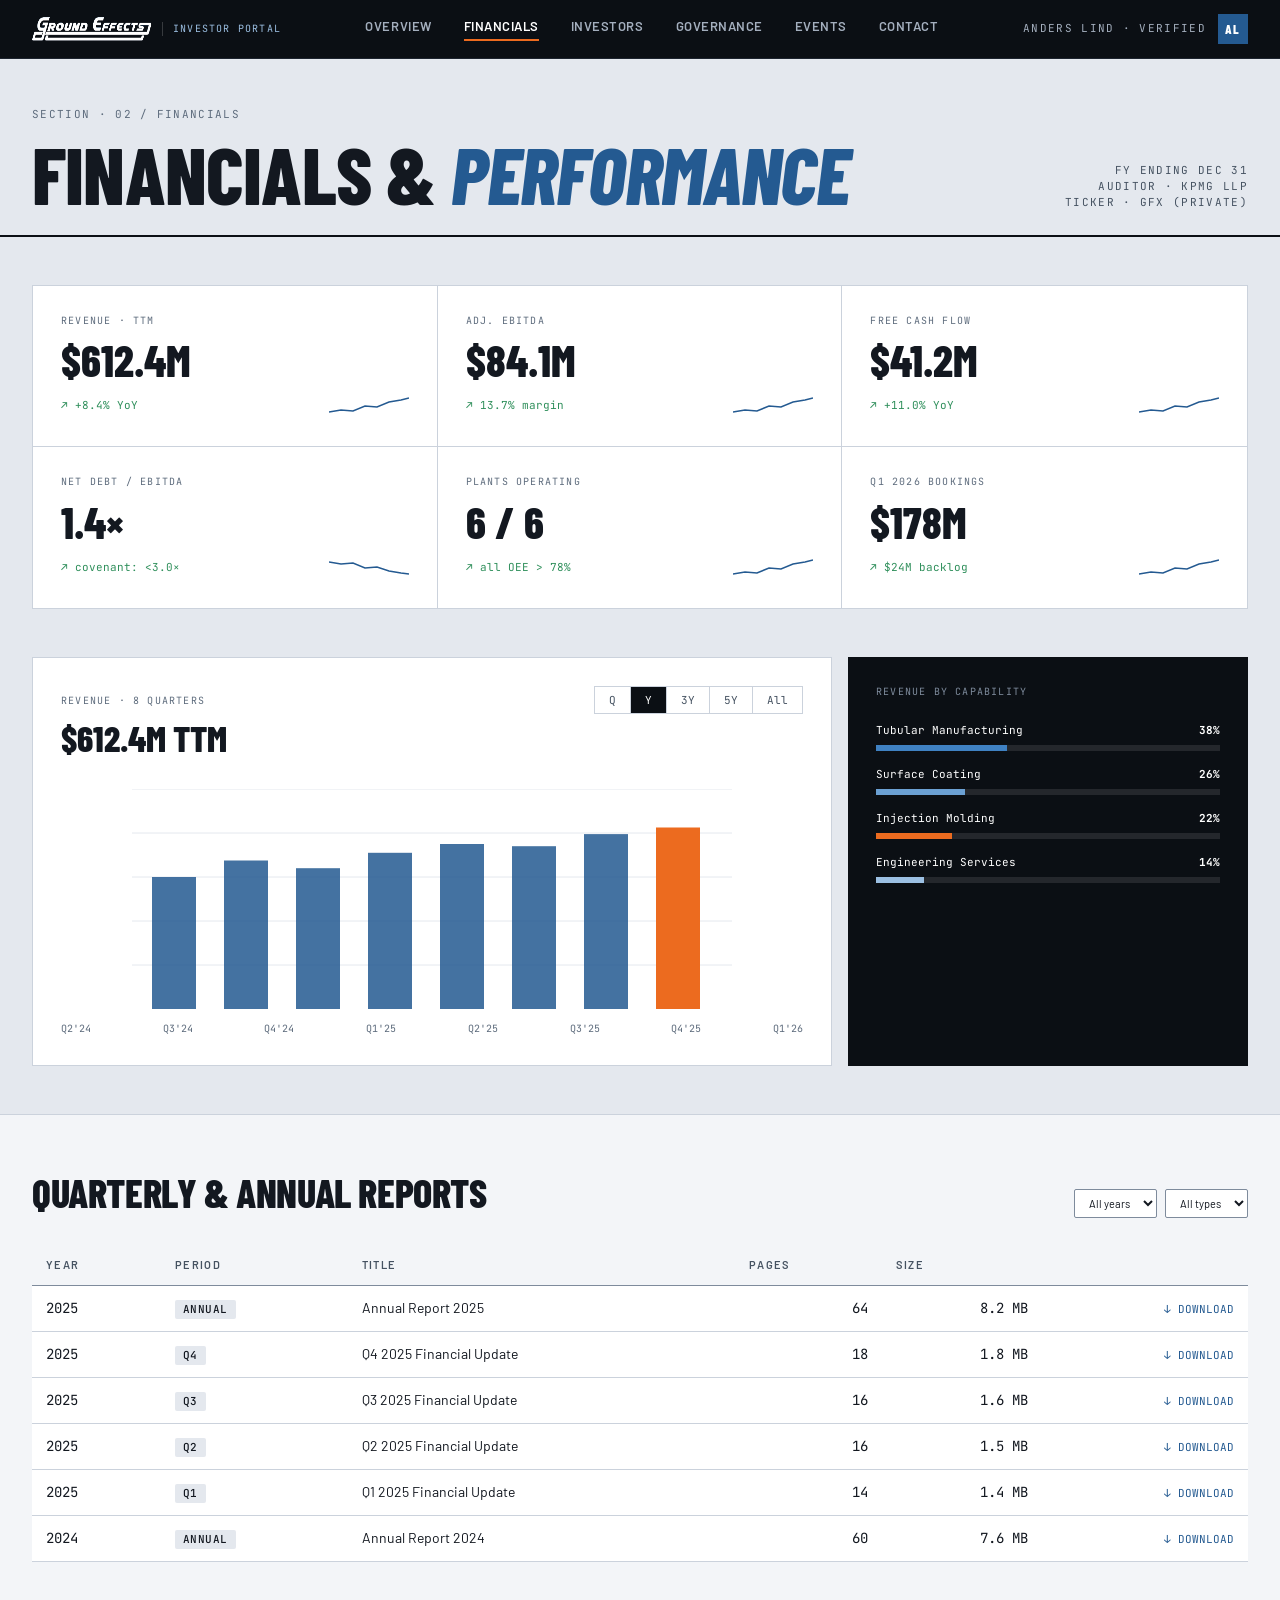
<file: financials/index.html>
<!DOCTYPE html><!--eUFPRkXNKUb9D2rUnOnjt--><html lang="en"><head><meta charSet="utf-8"/><meta name="viewport" content="width=device-width, initial-scale=1"/><link rel="preload" as="image" href="/assets/logo-white.png"/><link rel="stylesheet" href="/_next/static/css/34e6138b374cbea0.css" data-precedence="next"/><link rel="preload" as="script" fetchPriority="low" href="/_next/static/chunks/webpack-4a462cecab786e93.js"/><script src="/_next/static/chunks/4bd1b696-c023c6e3521b1417.js" async=""></script><script src="/_next/static/chunks/255-dda36e826969d334.js" async=""></script><script src="/_next/static/chunks/main-app-3a5a5ff671f32226.js" async=""></script><script src="/_next/static/chunks/850-72b3825c1618f4da.js" async=""></script><script src="/_next/static/chunks/app/financials/page-efafb6769a6c3bfa.js" async=""></script><link rel="preconnect" href="https://fonts.googleapis.com"/><link rel="preconnect" href="https://fonts.gstatic.com" crossorigin="anonymous"/><title>GFX · Investor Portal</title><meta name="description" content="Ground Effects Ltd. — Investor Portal"/><link href="https://fonts.googleapis.com/css2?family=Barlow+Condensed:ital,wght@0,400;0,500;0,600;0,700;0,800;1,700;1,800&amp;family=Barlow:wght@300;400;500;600;700&amp;family=JetBrains+Mono:wght@400;500;600&amp;display=swap" rel="stylesheet"/><script src="/_next/static/chunks/polyfills-42372ed130431b0a.js" noModule=""></script></head><body><div hidden=""><!--$--><!--/$--></div><div class="page" data-active="true"><div class="siteHeader"><div class="siteHeader__logo"><img alt="Ground Effects" width="120" height="28" decoding="async" data-nimg="1" style="color:transparent" src="/assets/logo-white.png"/><span class="badge keep-mono">Investor Portal</span></div><nav class="siteHeader__nav"><a class="" href="/">Overview</a><a class="active" href="/financials/">Financials</a><a class="" href="/news/">Investors</a><a class="">Governance</a><a class="">Events</a><a class="">Contact</a></nav><div class="siteHeader__user"><span class="keep-mono">Anders Lind · Verified</span><div class="avatar keep-display">AL</div></div></div><section style="padding:48px 32px 24px;border-bottom:2px solid var(--ge-steel-950);max-width:1280px;margin:0 auto" data-pad="true"><div class="keep-mono" style="font-family:var(--ge-font-mono);font-size:11px;letter-spacing:var(--ge-tracking-wider);text-transform:uppercase;color:var(--ge-text-subtle);margin-bottom:12px">Section · 02 / Financials</div><div style="display:grid;grid-template-columns:1fr auto;gap:32px;align-items:end"><h1 class="keep-display" style="font-family:var(--ge-font-display);font-weight:800;font-size:80px;text-transform:uppercase;letter-spacing:-0.01em;margin:0;line-height:0.95">Financials &amp; <span style="font-style:italic;color:var(--ge-blue-700)">Performance</span></h1><div class="keep-mono" style="font-family:var(--ge-font-mono);font-size:11px;letter-spacing:var(--ge-tracking-wider);text-transform:uppercase;color:var(--ge-text-muted);text-align:right">FY ending Dec 31<br/>Auditor · KPMG LLP<br/>Ticker · GFX (Private)</div></div></section><section style="padding:48px 32px;max-width:1280px;margin:0 auto" data-pad="true"><div style="display:grid;grid-template-columns:repeat(3, 1fr);gap:0;border:1px solid var(--ge-border);background:#fff"><div style="padding:28px;border-right:1px solid var(--ge-border);border-bottom:1px solid var(--ge-border)"><div class="keep-mono" style="font-family:var(--ge-font-mono);font-size:10px;letter-spacing:var(--ge-tracking-wider);text-transform:uppercase;color:var(--ge-text-subtle);margin-bottom:10px">Revenue · TTM</div><div class="keep-display" style="font-family:var(--ge-font-display);font-weight:800;font-size:44px;line-height:1">$612.4M</div><div style="display:flex;justify-content:space-between;align-items:center;margin-top:12px"><span class="keep-mono" style="font-family:var(--ge-font-mono);font-size:11px;color:var(--ge-ok)">↗ <!-- -->+8.4% YoY</span><svg viewBox="0 0 80 24" width="80" height="24" style="display:block"><polyline fill="none" stroke="#245a91" stroke-width="1.5" points="0,18 12,16 24,17 36,12 48,13 60,8 72,6 80,4"></polyline></svg></div></div><div style="padding:28px;border-right:1px solid var(--ge-border);border-bottom:1px solid var(--ge-border)"><div class="keep-mono" style="font-family:var(--ge-font-mono);font-size:10px;letter-spacing:var(--ge-tracking-wider);text-transform:uppercase;color:var(--ge-text-subtle);margin-bottom:10px">Adj. EBITDA</div><div class="keep-display" style="font-family:var(--ge-font-display);font-weight:800;font-size:44px;line-height:1">$84.1M</div><div style="display:flex;justify-content:space-between;align-items:center;margin-top:12px"><span class="keep-mono" style="font-family:var(--ge-font-mono);font-size:11px;color:var(--ge-ok)">↗ <!-- -->13.7% margin</span><svg viewBox="0 0 80 24" width="80" height="24" style="display:block"><polyline fill="none" stroke="#245a91" stroke-width="1.5" points="0,18 12,16 24,17 36,12 48,13 60,8 72,6 80,4"></polyline></svg></div></div><div style="padding:28px;border-right:0;border-bottom:1px solid var(--ge-border)"><div class="keep-mono" style="font-family:var(--ge-font-mono);font-size:10px;letter-spacing:var(--ge-tracking-wider);text-transform:uppercase;color:var(--ge-text-subtle);margin-bottom:10px">Free Cash Flow</div><div class="keep-display" style="font-family:var(--ge-font-display);font-weight:800;font-size:44px;line-height:1">$41.2M</div><div style="display:flex;justify-content:space-between;align-items:center;margin-top:12px"><span class="keep-mono" style="font-family:var(--ge-font-mono);font-size:11px;color:var(--ge-ok)">↗ <!-- -->+11.0% YoY</span><svg viewBox="0 0 80 24" width="80" height="24" style="display:block"><polyline fill="none" stroke="#245a91" stroke-width="1.5" points="0,18 12,16 24,17 36,12 48,13 60,8 72,6 80,4"></polyline></svg></div></div><div style="padding:28px;border-right:1px solid var(--ge-border);border-bottom:0"><div class="keep-mono" style="font-family:var(--ge-font-mono);font-size:10px;letter-spacing:var(--ge-tracking-wider);text-transform:uppercase;color:var(--ge-text-subtle);margin-bottom:10px">Net Debt / EBITDA</div><div class="keep-display" style="font-family:var(--ge-font-display);font-weight:800;font-size:44px;line-height:1">1.4×</div><div style="display:flex;justify-content:space-between;align-items:center;margin-top:12px"><span class="keep-mono" style="font-family:var(--ge-font-mono);font-size:11px;color:var(--ge-ok)">↗ <!-- -->covenant: &lt;3.0×</span><svg viewBox="0 0 80 24" width="80" height="24" style="display:block"><polyline fill="none" stroke="#245a91" stroke-width="1.5" points="0,6 12,8 24,7 36,12 48,11 60,15 72,17 80,18"></polyline></svg></div></div><div style="padding:28px;border-right:1px solid var(--ge-border);border-bottom:0"><div class="keep-mono" style="font-family:var(--ge-font-mono);font-size:10px;letter-spacing:var(--ge-tracking-wider);text-transform:uppercase;color:var(--ge-text-subtle);margin-bottom:10px">Plants Operating</div><div class="keep-display" style="font-family:var(--ge-font-display);font-weight:800;font-size:44px;line-height:1">6 / 6</div><div style="display:flex;justify-content:space-between;align-items:center;margin-top:12px"><span class="keep-mono" style="font-family:var(--ge-font-mono);font-size:11px;color:var(--ge-ok)">↗ <!-- -->all OEE &gt; 78%</span><svg viewBox="0 0 80 24" width="80" height="24" style="display:block"><polyline fill="none" stroke="#245a91" stroke-width="1.5" points="0,18 12,16 24,17 36,12 48,13 60,8 72,6 80,4"></polyline></svg></div></div><div style="padding:28px;border-right:0;border-bottom:0"><div class="keep-mono" style="font-family:var(--ge-font-mono);font-size:10px;letter-spacing:var(--ge-tracking-wider);text-transform:uppercase;color:var(--ge-text-subtle);margin-bottom:10px">Q1 2026 Bookings</div><div class="keep-display" style="font-family:var(--ge-font-display);font-weight:800;font-size:44px;line-height:1">$178M</div><div style="display:flex;justify-content:space-between;align-items:center;margin-top:12px"><span class="keep-mono" style="font-family:var(--ge-font-mono);font-size:11px;color:var(--ge-ok)">↗ <!-- -->$24M backlog</span><svg viewBox="0 0 80 24" width="80" height="24" style="display:block"><polyline fill="none" stroke="#245a91" stroke-width="1.5" points="0,18 12,16 24,17 36,12 48,13 60,8 72,6 80,4"></polyline></svg></div></div></div></section><section style="padding:0 32px 48px;max-width:1280px;margin:0 auto" data-pad="true"><div style="display:grid;grid-template-columns:2fr 1fr;gap:16px"><div style="background:#fff;border:1px solid var(--ge-border);padding:28px"><div style="display:flex;justify-content:space-between;align-items:baseline;margin-bottom:24px"><div><div class="keep-mono" style="font-family:var(--ge-font-mono);font-size:10px;letter-spacing:var(--ge-tracking-wider);text-transform:uppercase;color:var(--ge-text-subtle)">Revenue · 8 Quarters</div><div class="keep-display" style="font-family:var(--ge-font-display);font-weight:800;font-size:36px;margin-top:4px">$612.4M TTM</div></div><div class="keep-mono" style="display:flex;border:1px solid var(--ge-border)"><button style="padding:6px 14px;font-family:var(--ge-font-mono);font-size:11px;border:0;background:#fff;color:var(--ge-text-muted);cursor:pointer;border-right:1px solid var(--ge-border)">Q</button><button style="padding:6px 14px;font-family:var(--ge-font-mono);font-size:11px;border:0;background:var(--ge-steel-950);color:#fff;cursor:pointer;border-right:1px solid var(--ge-border)">Y</button><button style="padding:6px 14px;font-family:var(--ge-font-mono);font-size:11px;border:0;background:#fff;color:var(--ge-text-muted);cursor:pointer;border-right:1px solid var(--ge-border)">3Y</button><button style="padding:6px 14px;font-family:var(--ge-font-mono);font-size:11px;border:0;background:#fff;color:var(--ge-text-muted);cursor:pointer;border-right:1px solid var(--ge-border)">5Y</button><button style="padding:6px 14px;font-family:var(--ge-font-mono);font-size:11px;border:0;background:#fff;color:var(--ge-text-muted);cursor:pointer;border-right:0">All</button></div></div><svg viewBox="0 0 600 220" style="width:100%;height:220px"><line x1="0" y1="0" x2="600" y2="0" stroke="#e4e8ee" stroke-width="1"></line><line x1="0" y1="44" x2="600" y2="44" stroke="#e4e8ee" stroke-width="1"></line><line x1="0" y1="88" x2="600" y2="88" stroke="#e4e8ee" stroke-width="1"></line><line x1="0" y1="132" x2="600" y2="132" stroke="#e4e8ee" stroke-width="1"></line><line x1="0" y1="176" x2="600" y2="176" stroke="#e4e8ee" stroke-width="1"></line><rect x="20" y="88" width="44" height="132" fill="var(--ge-blue-700)" opacity="0.85"></rect><rect x="92" y="71.5" width="44" height="148.5" fill="var(--ge-blue-700)" opacity="0.85"></rect><rect x="164" y="79.19999999999999" width="44" height="140.8" fill="var(--ge-blue-700)" opacity="0.85"></rect><rect x="236" y="63.79999999999998" width="44" height="156.20000000000002" fill="var(--ge-blue-700)" opacity="0.85"></rect><rect x="308" y="55" width="44" height="165" fill="var(--ge-blue-700)" opacity="0.85"></rect><rect x="380" y="57.19999999999999" width="44" height="162.8" fill="var(--ge-blue-700)" opacity="0.85"></rect><rect x="452" y="45.099999999999994" width="44" height="174.9" fill="var(--ge-blue-700)" opacity="0.85"></rect><rect x="524" y="38.49999999999997" width="44" height="181.50000000000003" fill="var(--ge-signal-500)" opacity="1"></rect></svg><div class="keep-mono" style="display:flex;justify-content:space-between;font-family:var(--ge-font-mono);font-size:10px;color:var(--ge-text-subtle);margin-top:8px"><span>Q2&#x27;24</span><span>Q3&#x27;24</span><span>Q4&#x27;24</span><span>Q1&#x27;25</span><span>Q2&#x27;25</span><span>Q3&#x27;25</span><span>Q4&#x27;25</span><span>Q1&#x27;26</span></div></div><div style="background:var(--ge-steel-950);color:#fff;padding:28px"><div class="keep-mono" style="font-family:var(--ge-font-mono);font-size:10px;letter-spacing:var(--ge-tracking-wider);text-transform:uppercase;color:var(--ge-steel-400);margin-bottom:24px">Revenue by Capability</div><div style="margin-bottom:16px"><div class="keep-mono" style="font-family:var(--ge-font-mono);font-size:11px;display:flex;justify-content:space-between;margin-bottom:6px"><span>Tubular Manufacturing</span><strong>38%</strong></div><div style="height:6px;background:rgba(255,255,255,0.1)"><div style="height:100%;width:38%;background:var(--ge-blue-500)"></div></div></div><div style="margin-bottom:16px"><div class="keep-mono" style="font-family:var(--ge-font-mono);font-size:11px;display:flex;justify-content:space-between;margin-bottom:6px"><span>Surface Coating</span><strong>26%</strong></div><div style="height:6px;background:rgba(255,255,255,0.1)"><div style="height:100%;width:26%;background:var(--ge-blue-400)"></div></div></div><div style="margin-bottom:16px"><div class="keep-mono" style="font-family:var(--ge-font-mono);font-size:11px;display:flex;justify-content:space-between;margin-bottom:6px"><span>Injection Molding</span><strong>22%</strong></div><div style="height:6px;background:rgba(255,255,255,0.1)"><div style="height:100%;width:22%;background:var(--ge-signal-500)"></div></div></div><div style="margin-bottom:16px"><div class="keep-mono" style="font-family:var(--ge-font-mono);font-size:11px;display:flex;justify-content:space-between;margin-bottom:6px"><span>Engineering Services</span><strong>14%</strong></div><div style="height:6px;background:rgba(255,255,255,0.1)"><div style="height:100%;width:14%;background:var(--ge-blue-300)"></div></div></div></div></div></section><section style="padding:48px 32px;background:var(--ge-steel-050);border-top:1px solid var(--ge-border)" data-pad="true"><div style="max-width:1280px;margin:0 auto"><div style="display:flex;justify-content:space-between;align-items:baseline;margin-bottom:24px"><h2 class="keep-display" style="font-family:var(--ge-font-display);font-weight:800;font-size:40px;text-transform:uppercase;letter-spacing:-0.01em;margin:0">Quarterly &amp; Annual Reports</h2><div class="keep-mono" style="display:flex;gap:8px;font-family:var(--ge-font-mono);font-size:11px"><select class="ge-input" style="width:auto;padding:6px 10px;font-size:11px"><option>All years</option></select><select class="ge-input" style="width:auto;padding:6px 10px;font-size:11px"><option>All types</option></select></div></div><table class="ge-table" style="background:#fff"><thead><tr><th>Year</th><th>Period</th><th>Title</th><th>Pages</th><th>Size</th><th></th></tr></thead><tbody><tr><td class="keep-mono" style="font-family:var(--ge-font-mono)">2025</td><td><span class="ge-badge keep-mono">Annual</span></td><td>Annual Report 2025</td><td class="num keep-mono">64</td><td class="num keep-mono">8.2 MB</td><td style="text-align:right"><a class="keep-mono" style="font-family:var(--ge-font-mono);font-size:11px;color:var(--ge-blue-700);text-decoration:none">↓ DOWNLOAD</a></td></tr><tr><td class="keep-mono" style="font-family:var(--ge-font-mono)">2025</td><td><span class="ge-badge keep-mono">Q4</span></td><td>Q4 2025 Financial Update</td><td class="num keep-mono">18</td><td class="num keep-mono">1.8 MB</td><td style="text-align:right"><a class="keep-mono" style="font-family:var(--ge-font-mono);font-size:11px;color:var(--ge-blue-700);text-decoration:none">↓ DOWNLOAD</a></td></tr><tr><td class="keep-mono" style="font-family:var(--ge-font-mono)">2025</td><td><span class="ge-badge keep-mono">Q3</span></td><td>Q3 2025 Financial Update</td><td class="num keep-mono">16</td><td class="num keep-mono">1.6 MB</td><td style="text-align:right"><a class="keep-mono" style="font-family:var(--ge-font-mono);font-size:11px;color:var(--ge-blue-700);text-decoration:none">↓ DOWNLOAD</a></td></tr><tr><td class="keep-mono" style="font-family:var(--ge-font-mono)">2025</td><td><span class="ge-badge keep-mono">Q2</span></td><td>Q2 2025 Financial Update</td><td class="num keep-mono">16</td><td class="num keep-mono">1.5 MB</td><td style="text-align:right"><a class="keep-mono" style="font-family:var(--ge-font-mono);font-size:11px;color:var(--ge-blue-700);text-decoration:none">↓ DOWNLOAD</a></td></tr><tr><td class="keep-mono" style="font-family:var(--ge-font-mono)">2025</td><td><span class="ge-badge keep-mono">Q1</span></td><td>Q1 2025 Financial Update</td><td class="num keep-mono">14</td><td class="num keep-mono">1.4 MB</td><td style="text-align:right"><a class="keep-mono" style="font-family:var(--ge-font-mono);font-size:11px;color:var(--ge-blue-700);text-decoration:none">↓ DOWNLOAD</a></td></tr><tr><td class="keep-mono" style="font-family:var(--ge-font-mono)">2024</td><td><span class="ge-badge keep-mono">Annual</span></td><td>Annual Report 2024</td><td class="num keep-mono">60</td><td class="num keep-mono">7.6 MB</td><td style="text-align:right"><a class="keep-mono" style="font-family:var(--ge-font-mono);font-size:11px;color:var(--ge-blue-700);text-decoration:none">↓ DOWNLOAD</a></td></tr></tbody></table></div></section></div><!--$--><!--/$--><script src="/_next/static/chunks/webpack-4a462cecab786e93.js" id="_R_" async=""></script><script>(self.__next_f=self.__next_f||[]).push([0])</script><script>self.__next_f.push([1,"1:\"$Sreact.fragment\"\n2:I[9766,[],\"\"]\n3:I[8924,[],\"\"]\n4:I[1356,[\"850\",\"static/chunks/850-72b3825c1618f4da.js\",\"891\",\"static/chunks/app/financials/page-efafb6769a6c3bfa.js\"],\"Image\"]\n5:I[2619,[\"850\",\"static/chunks/850-72b3825c1618f4da.js\",\"891\",\"static/chunks/app/financials/page-efafb6769a6c3bfa.js\"],\"\"]\nd:I[7150,[],\"\"]\n:HL[\"/_next/static/css/34e6138b374cbea0.css\",\"style\"]\n"])</script><script>self.__next_f.push([1,"0:{\"P\":null,\"b\":\"eUFPRkXNKUb9D2rUnOnjt\",\"p\":\"\",\"c\":[\"\",\"financials\",\"\"],\"i\":false,\"f\":[[[\"\",{\"children\":[\"financials\",{\"children\":[\"__PAGE__\",{}]}]},\"$undefined\",\"$undefined\",true],[\"\",[\"$\",\"$1\",\"c\",{\"children\":[[[\"$\",\"link\",\"0\",{\"rel\":\"stylesheet\",\"href\":\"/_next/static/css/34e6138b374cbea0.css\",\"precedence\":\"next\",\"crossOrigin\":\"$undefined\",\"nonce\":\"$undefined\"}]],[\"$\",\"html\",null,{\"lang\":\"en\",\"children\":[[\"$\",\"head\",null,{\"children\":[[\"$\",\"link\",null,{\"rel\":\"preconnect\",\"href\":\"https://fonts.googleapis.com\"}],[\"$\",\"link\",null,{\"rel\":\"preconnect\",\"href\":\"https://fonts.gstatic.com\",\"crossOrigin\":\"anonymous\"}],[\"$\",\"link\",null,{\"href\":\"https://fonts.googleapis.com/css2?family=Barlow+Condensed:ital,wght@0,400;0,500;0,600;0,700;0,800;1,700;1,800\u0026family=Barlow:wght@300;400;500;600;700\u0026family=JetBrains+Mono:wght@400;500;600\u0026display=swap\",\"rel\":\"stylesheet\"}]]}],[\"$\",\"body\",null,{\"children\":[\"$\",\"$L2\",null,{\"parallelRouterKey\":\"children\",\"error\":\"$undefined\",\"errorStyles\":\"$undefined\",\"errorScripts\":\"$undefined\",\"template\":[\"$\",\"$L3\",null,{}],\"templateStyles\":\"$undefined\",\"templateScripts\":\"$undefined\",\"notFound\":[[[\"$\",\"title\",null,{\"children\":\"404: This page could not be found.\"}],[\"$\",\"div\",null,{\"style\":{\"fontFamily\":\"system-ui,\\\"Segoe UI\\\",Roboto,Helvetica,Arial,sans-serif,\\\"Apple Color Emoji\\\",\\\"Segoe UI Emoji\\\"\",\"height\":\"100vh\",\"textAlign\":\"center\",\"display\":\"flex\",\"flexDirection\":\"column\",\"alignItems\":\"center\",\"justifyContent\":\"center\"},\"children\":[\"$\",\"div\",null,{\"children\":[[\"$\",\"style\",null,{\"dangerouslySetInnerHTML\":{\"__html\":\"body{color:#000;background:#fff;margin:0}.next-error-h1{border-right:1px solid rgba(0,0,0,.3)}@media (prefers-color-scheme:dark){body{color:#fff;background:#000}.next-error-h1{border-right:1px solid rgba(255,255,255,.3)}}\"}}],[\"$\",\"h1\",null,{\"className\":\"next-error-h1\",\"style\":{\"display\":\"inline-block\",\"margin\":\"0 20px 0 0\",\"padding\":\"0 23px 0 0\",\"fontSize\":24,\"fontWeight\":500,\"verticalAlign\":\"top\",\"lineHeight\":\"49px\"},\"children\":404}],[\"$\",\"div\",null,{\"style\":{\"display\":\"inline-block\"},\"children\":[\"$\",\"h2\",null,{\"style\":{\"fontSize\":14,\"fontWeight\":400,\"lineHeight\":\"49px\",\"margin\":0},\"children\":\"This page could not be found.\"}]}]]}]}]],[]],\"forbidden\":\"$undefined\",\"unauthorized\":\"$undefined\"}]}]]}]]}],{\"children\":[\"financials\",[\"$\",\"$1\",\"c\",{\"children\":[null,[\"$\",\"$L2\",null,{\"parallelRouterKey\":\"children\",\"error\":\"$undefined\",\"errorStyles\":\"$undefined\",\"errorScripts\":\"$undefined\",\"template\":[\"$\",\"$L3\",null,{}],\"templateStyles\":\"$undefined\",\"templateScripts\":\"$undefined\",\"notFound\":\"$undefined\",\"forbidden\":\"$undefined\",\"unauthorized\":\"$undefined\"}]]}],{\"children\":[\"__PAGE__\",[\"$\",\"$1\",\"c\",{\"children\":[[\"$\",\"div\",null,{\"className\":\"page\",\"data-active\":\"true\",\"children\":[[\"$\",\"div\",null,{\"className\":\"siteHeader\",\"children\":[[\"$\",\"div\",null,{\"className\":\"siteHeader__logo\",\"children\":[[\"$\",\"$L4\",null,{\"src\":\"/assets/logo-white.png\",\"alt\":\"Ground Effects\",\"width\":120,\"height\":28,\"priority\":true}],[\"$\",\"span\",null,{\"className\":\"badge keep-mono\",\"children\":\"Investor Portal\"}]]}],[\"$\",\"nav\",null,{\"className\":\"siteHeader__nav\",\"children\":[[\"$\",\"$L5\",\"overview\",{\"href\":\"/\",\"className\":\"\",\"children\":\"Overview\"}],[\"$\",\"$L5\",\"financials\",{\"href\":\"/financials\",\"className\":\"active\",\"children\":\"Financials\"}],[\"$\",\"$L5\",\"investors\",{\"href\":\"/news\",\"className\":\"\",\"children\":\"Investors\"}],[\"$\",\"a\",\"governance\",{\"className\":\"\",\"children\":\"Governance\"}],[\"$\",\"a\",\"events\",{\"className\":\"\",\"children\":\"Events\"}],[\"$\",\"a\",\"contact\",{\"className\":\"\",\"children\":\"Contact\"}]]}],[\"$\",\"div\",null,{\"className\":\"siteHeader__user\",\"children\":[[\"$\",\"span\",null,{\"className\":\"keep-mono\",\"children\":\"Anders Lind · Verified\"}],[\"$\",\"div\",null,{\"className\":\"avatar keep-display\",\"children\":\"AL\"}]]}]]}],[\"$\",\"section\",null,{\"style\":{\"padding\":\"48px 32px 24px\",\"borderBottom\":\"2px solid var(--ge-steel-950)\",\"maxWidth\":1280,\"margin\":\"0 auto\"},\"data-pad\":true,\"children\":[[\"$\",\"div\",null,{\"className\":\"keep-mono\",\"style\":{\"fontFamily\":\"var(--ge-font-mono)\",\"fontSize\":11,\"letterSpacing\":\"var(--ge-tracking-wider)\",\"textTransform\":\"uppercase\",\"color\":\"var(--ge-text-subtle)\",\"marginBottom\":12},\"children\":\"Section · 02 / Financials\"}],[\"$\",\"div\",null,{\"style\":{\"display\":\"grid\",\"gridTemplateColumns\":\"1fr auto\",\"gap\":32,\"alignItems\":\"end\"},\"children\":[[\"$\",\"h1\",null,{\"className\":\"keep-display\",\"style\":{\"fontFamily\":\"var(--ge-font-display)\",\"fontWeight\":800,\"fontSize\":80,\"textTransform\":\"uppercase\",\"letterSpacing\":\"-0.01em\",\"margin\":0,\"lineHeight\":0.95},\"children\":[\"Financials \u0026 \",[\"$\",\"span\",null,{\"style\":{\"fontStyle\":\"italic\",\"color\":\"var(--ge-blue-700)\"},\"children\":\"Performance\"}]]}],[\"$\",\"div\",null,{\"className\":\"keep-mono\",\"style\":{\"fontFamily\":\"var(--ge-font-mono)\",\"fontSize\":11,\"letterSpacing\":\"var(--ge-tracking-wider)\",\"textTransform\":\"uppercase\",\"color\":\"var(--ge-text-muted)\",\"textAlign\":\"right\"},\"children\":[\"FY ending Dec 31\",\"$L6\",\"Auditor · KPMG LLP\",\"$L7\",\"Ticker · GFX (Private)\"]}]]}]]}],\"$L8\",\"$L9\",\"$La\"]}],null,\"$Lb\"]}],{},null,false]},null,false]},null,false],\"$Lc\",false]],\"m\":\"$undefined\",\"G\":[\"$d\",[]],\"s\":false,\"S\":true}\n"])</script><script>self.__next_f.push([1,"19:I[4431,[],\"OutletBoundary\"]\n1b:I[5278,[],\"AsyncMetadataOutlet\"]\n1d:I[4431,[],\"ViewportBoundary\"]\n1f:I[4431,[],\"MetadataBoundary\"]\n20:\"$Sreact.suspense\"\n6:[\"$\",\"br\",null,{}]\n7:[\"$\",\"br\",null,{}]\n"])</script><script>self.__next_f.push([1,"8:[\"$\",\"section\",null,{\"style\":{\"padding\":\"48px 32px\",\"maxWidth\":1280,\"margin\":\"0 auto\"},\"data-pad\":true,\"children\":[\"$\",\"div\",null,{\"style\":{\"display\":\"grid\",\"gridTemplateColumns\":\"repeat(3, 1fr)\",\"gap\":0,\"border\":\"1px solid var(--ge-border)\",\"background\":\"#fff\"},\"children\":[[\"$\",\"div\",\"0\",{\"style\":{\"padding\":28,\"borderRight\":\"1px solid var(--ge-border)\",\"borderBottom\":\"1px solid var(--ge-border)\"},\"children\":[[\"$\",\"div\",null,{\"className\":\"keep-mono\",\"style\":{\"fontFamily\":\"var(--ge-font-mono)\",\"fontSize\":10,\"letterSpacing\":\"var(--ge-tracking-wider)\",\"textTransform\":\"uppercase\",\"color\":\"var(--ge-text-subtle)\",\"marginBottom\":10},\"children\":\"Revenue · TTM\"}],[\"$\",\"div\",null,{\"className\":\"keep-display\",\"style\":{\"fontFamily\":\"var(--ge-font-display)\",\"fontWeight\":800,\"fontSize\":44,\"lineHeight\":1},\"children\":\"$$612.4M\"}],[\"$\",\"div\",null,{\"style\":{\"display\":\"flex\",\"justifyContent\":\"space-between\",\"alignItems\":\"center\",\"marginTop\":12},\"children\":[[\"$\",\"span\",null,{\"className\":\"keep-mono\",\"style\":{\"fontFamily\":\"var(--ge-font-mono)\",\"fontSize\":11,\"color\":\"var(--ge-ok)\"},\"children\":[\"↗ \",\"+8.4% YoY\"]}],[\"$\",\"svg\",null,{\"viewBox\":\"0 0 80 24\",\"width\":\"80\",\"height\":\"24\",\"style\":{\"display\":\"block\"},\"children\":[\"$\",\"polyline\",null,{\"fill\":\"none\",\"stroke\":\"#245a91\",\"strokeWidth\":\"1.5\",\"points\":\"0,18 12,16 24,17 36,12 48,13 60,8 72,6 80,4\"}]}]]}]]}],[\"$\",\"div\",\"1\",{\"style\":{\"padding\":28,\"borderRight\":\"1px solid var(--ge-border)\",\"borderBottom\":\"1px solid var(--ge-border)\"},\"children\":[[\"$\",\"div\",null,{\"className\":\"keep-mono\",\"style\":{\"fontFamily\":\"var(--ge-font-mono)\",\"fontSize\":10,\"letterSpacing\":\"var(--ge-tracking-wider)\",\"textTransform\":\"uppercase\",\"color\":\"var(--ge-text-subtle)\",\"marginBottom\":10},\"children\":\"Adj. EBITDA\"}],[\"$\",\"div\",null,{\"className\":\"keep-display\",\"style\":{\"fontFamily\":\"var(--ge-font-display)\",\"fontWeight\":800,\"fontSize\":44,\"lineHeight\":1},\"children\":\"$$84.1M\"}],[\"$\",\"div\",null,{\"style\":{\"display\":\"flex\",\"justifyContent\":\"space-between\",\"alignItems\":\"center\",\"marginTop\":12},\"children\":[[\"$\",\"span\",null,{\"className\":\"keep-mono\",\"style\":{\"fontFamily\":\"var(--ge-font-mono)\",\"fontSize\":11,\"color\":\"var(--ge-ok)\"},\"children\":[\"↗ \",\"13.7% margin\"]}],[\"$\",\"svg\",null,{\"viewBox\":\"0 0 80 24\",\"width\":\"80\",\"height\":\"24\",\"style\":{\"display\":\"block\"},\"children\":[\"$\",\"polyline\",null,{\"fill\":\"none\",\"stroke\":\"#245a91\",\"strokeWidth\":\"1.5\",\"points\":\"0,18 12,16 24,17 36,12 48,13 60,8 72,6 80,4\"}]}]]}]]}],[\"$\",\"div\",\"2\",{\"style\":{\"padding\":28,\"borderRight\":\"0\",\"borderBottom\":\"1px solid var(--ge-border)\"},\"children\":[[\"$\",\"div\",null,{\"className\":\"keep-mono\",\"style\":{\"fontFamily\":\"var(--ge-font-mono)\",\"fontSize\":10,\"letterSpacing\":\"var(--ge-tracking-wider)\",\"textTransform\":\"uppercase\",\"color\":\"var(--ge-text-subtle)\",\"marginBottom\":10},\"children\":\"Free Cash Flow\"}],[\"$\",\"div\",null,{\"className\":\"keep-display\",\"style\":{\"fontFamily\":\"var(--ge-font-display)\",\"fontWeight\":800,\"fontSize\":44,\"lineHeight\":1},\"children\":\"$$41.2M\"}],[\"$\",\"div\",null,{\"style\":{\"display\":\"flex\",\"justifyContent\":\"space-between\",\"alignItems\":\"center\",\"marginTop\":12},\"children\":[[\"$\",\"span\",null,{\"className\":\"keep-mono\",\"style\":{\"fontFamily\":\"var(--ge-font-mono)\",\"fontSize\":11,\"color\":\"var(--ge-ok)\"},\"children\":[\"↗ \",\"+11.0% YoY\"]}],[\"$\",\"svg\",null,{\"viewBox\":\"0 0 80 24\",\"width\":\"80\",\"height\":\"24\",\"style\":{\"display\":\"block\"},\"children\":[\"$\",\"polyline\",null,{\"fill\":\"none\",\"stroke\":\"#245a91\",\"strokeWidth\":\"1.5\",\"points\":\"0,18 12,16 24,17 36,12 48,13 60,8 72,6 80,4\"}]}]]}]]}],[\"$\",\"div\",\"3\",{\"style\":{\"padding\":28,\"borderRight\":\"1px solid var(--ge-border)\",\"borderBottom\":\"0\"},\"children\":[[\"$\",\"div\",null,{\"className\":\"keep-mono\",\"style\":{\"fontFamily\":\"var(--ge-font-mono)\",\"fontSize\":10,\"letterSpacing\":\"var(--ge-tracking-wider)\",\"textTransform\":\"uppercase\",\"color\":\"var(--ge-text-subtle)\",\"marginBottom\":10},\"children\":\"Net Debt / EBITDA\"}],[\"$\",\"div\",null,{\"className\":\"keep-display\",\"style\":{\"fontFamily\":\"var(--ge-font-display)\",\"fontWeight\":800,\"fontSize\":44,\"lineHeight\":1},\"children\":\"1.4×\"}],[\"$\",\"div\",null,{\"style\":{\"display\":\"flex\",\"justifyContent\":\"space-between\",\"alignItems\":\"center\",\"marginTop\":12},\"children\":[[\"$\",\"span\",null,{\"className\":\"keep-mono\",\"style\":{\"fontFamily\":\"var(--ge-font-mono)\",\"fontSize\":11,\"color\":\"var(--ge-ok)\"},\"children\":[\"↗ \",\"covenant: \u003c3.0×\"]}],[\"$\",\"svg\",null,{\"viewBox\":\"0 0 80 24\",\"width\":\"80\",\"height\":\"24\",\"style\":{\"display\":\"block\"},\"children\":[\"$\",\"polyline\",null,{\"fill\":\"none\",\"stroke\":\"#245a91\",\"strokeWidth\":\"1.5\",\"points\":\"0,6 12,8 24,7 36,12 48,11 60,15 72,17 80,18\"}]}]]}]]}],[\"$\",\"div\",\"4\",{\"style\":{\"padding\":28,\"borderRight\":\"1px solid var(--ge-border)\",\"borderBottom\":\"0\"},\"children\":[\"$Le\",\"$Lf\",\"$L10\"]}],\"$L11\"]}]}]\n"])</script><script>self.__next_f.push([1,"9:[\"$\",\"section\",null,{\"style\":{\"padding\":\"0 32px 48px\",\"maxWidth\":1280,\"margin\":\"0 auto\"},\"data-pad\":true,\"children\":[\"$\",\"div\",null,{\"style\":{\"display\":\"grid\",\"gridTemplateColumns\":\"2fr 1fr\",\"gap\":16},\"children\":[[\"$\",\"div\",null,{\"style\":{\"background\":\"#fff\",\"border\":\"1px solid var(--ge-border)\",\"padding\":28},\"children\":[[\"$\",\"div\",null,{\"style\":{\"display\":\"flex\",\"justifyContent\":\"space-between\",\"alignItems\":\"baseline\",\"marginBottom\":24},\"children\":[[\"$\",\"div\",null,{\"children\":[[\"$\",\"div\",null,{\"className\":\"keep-mono\",\"style\":{\"fontFamily\":\"var(--ge-font-mono)\",\"fontSize\":10,\"letterSpacing\":\"var(--ge-tracking-wider)\",\"textTransform\":\"uppercase\",\"color\":\"var(--ge-text-subtle)\"},\"children\":\"Revenue · 8 Quarters\"}],[\"$\",\"div\",null,{\"className\":\"keep-display\",\"style\":{\"fontFamily\":\"var(--ge-font-display)\",\"fontWeight\":800,\"fontSize\":36,\"marginTop\":4},\"children\":\"$$612.4M TTM\"}]]}],[\"$\",\"div\",null,{\"className\":\"keep-mono\",\"style\":{\"display\":\"flex\",\"border\":\"1px solid var(--ge-border)\"},\"children\":[[\"$\",\"button\",\"0\",{\"style\":{\"padding\":\"6px 14px\",\"fontFamily\":\"var(--ge-font-mono)\",\"fontSize\":11,\"border\":0,\"background\":\"#fff\",\"color\":\"var(--ge-text-muted)\",\"cursor\":\"pointer\",\"borderRight\":\"1px solid var(--ge-border)\"},\"children\":\"Q\"}],[\"$\",\"button\",\"1\",{\"style\":{\"padding\":\"6px 14px\",\"fontFamily\":\"var(--ge-font-mono)\",\"fontSize\":11,\"border\":0,\"background\":\"var(--ge-steel-950)\",\"color\":\"#fff\",\"cursor\":\"pointer\",\"borderRight\":\"1px solid var(--ge-border)\"},\"children\":\"Y\"}],[\"$\",\"button\",\"2\",{\"style\":{\"padding\":\"6px 14px\",\"fontFamily\":\"var(--ge-font-mono)\",\"fontSize\":11,\"border\":0,\"background\":\"#fff\",\"color\":\"var(--ge-text-muted)\",\"cursor\":\"pointer\",\"borderRight\":\"1px solid var(--ge-border)\"},\"children\":\"3Y\"}],[\"$\",\"button\",\"3\",{\"style\":{\"padding\":\"6px 14px\",\"fontFamily\":\"var(--ge-font-mono)\",\"fontSize\":11,\"border\":0,\"background\":\"#fff\",\"color\":\"var(--ge-text-muted)\",\"cursor\":\"pointer\",\"borderRight\":\"1px solid var(--ge-border)\"},\"children\":\"5Y\"}],[\"$\",\"button\",\"4\",{\"style\":{\"padding\":\"6px 14px\",\"fontFamily\":\"var(--ge-font-mono)\",\"fontSize\":11,\"border\":0,\"background\":\"#fff\",\"color\":\"var(--ge-text-muted)\",\"cursor\":\"pointer\",\"borderRight\":\"0\"},\"children\":\"All\"}]]}]]}],[\"$\",\"svg\",null,{\"viewBox\":\"0 0 600 220\",\"style\":{\"width\":\"100%\",\"height\":220},\"children\":[[[\"$\",\"line\",\"0\",{\"x1\":\"0\",\"y1\":0,\"x2\":\"600\",\"y2\":0,\"stroke\":\"#e4e8ee\",\"strokeWidth\":\"1\"}],[\"$\",\"line\",\"1\",{\"x1\":\"0\",\"y1\":44,\"x2\":\"600\",\"y2\":44,\"stroke\":\"#e4e8ee\",\"strokeWidth\":\"1\"}],[\"$\",\"line\",\"2\",{\"x1\":\"0\",\"y1\":88,\"x2\":\"600\",\"y2\":88,\"stroke\":\"#e4e8ee\",\"strokeWidth\":\"1\"}],[\"$\",\"line\",\"3\",{\"x1\":\"0\",\"y1\":132,\"x2\":\"600\",\"y2\":132,\"stroke\":\"#e4e8ee\",\"strokeWidth\":\"1\"}],[\"$\",\"line\",\"4\",{\"x1\":\"0\",\"y1\":176,\"x2\":\"600\",\"y2\":176,\"stroke\":\"#e4e8ee\",\"strokeWidth\":\"1\"}]],[[\"$\",\"rect\",\"0\",{\"x\":20,\"y\":88,\"width\":\"44\",\"height\":132,\"fill\":\"var(--ge-blue-700)\",\"opacity\":0.85}],[\"$\",\"rect\",\"1\",{\"x\":92,\"y\":71.5,\"width\":\"44\",\"height\":148.5,\"fill\":\"var(--ge-blue-700)\",\"opacity\":0.85}],[\"$\",\"rect\",\"2\",{\"x\":164,\"y\":79.19999999999999,\"width\":\"44\",\"height\":140.8,\"fill\":\"var(--ge-blue-700)\",\"opacity\":0.85}],[\"$\",\"rect\",\"3\",{\"x\":236,\"y\":63.79999999999998,\"width\":\"44\",\"height\":156.20000000000002,\"fill\":\"var(--ge-blue-700)\",\"opacity\":0.85}],[\"$\",\"rect\",\"4\",{\"x\":308,\"y\":55,\"width\":\"44\",\"height\":165,\"fill\":\"var(--ge-blue-700)\",\"opacity\":0.85}],[\"$\",\"rect\",\"5\",{\"x\":380,\"y\":57.19999999999999,\"width\":\"44\",\"height\":162.8,\"fill\":\"var(--ge-blue-700)\",\"opacity\":0.85}],[\"$\",\"rect\",\"6\",{\"x\":452,\"y\":45.099999999999994,\"width\":\"44\",\"height\":174.9,\"fill\":\"var(--ge-blue-700)\",\"opacity\":0.85}],[\"$\",\"rect\",\"7\",{\"x\":524,\"y\":38.49999999999997,\"width\":\"44\",\"height\":181.50000000000003,\"fill\":\"var(--ge-signal-500)\",\"opacity\":1}]]]}],[\"$\",\"div\",null,{\"className\":\"keep-mono\",\"style\":{\"display\":\"flex\",\"justifyContent\":\"space-between\",\"fontFamily\":\"var(--ge-font-mono)\",\"fontSize\":10,\"color\":\"var(--ge-text-subtle)\",\"marginTop\":8},\"children\":[[\"$\",\"span\",\"0\",{\"children\":\"Q2'24\"}],[\"$\",\"span\",\"1\",{\"children\":\"Q3'24\"}],[\"$\",\"span\",\"2\",{\"children\":\"Q4'24\"}],[\"$\",\"span\",\"3\",{\"children\":\"Q1'25\"}],[\"$\",\"span\",\"4\",{\"children\":\"Q2'25\"}],[\"$\",\"span\",\"5\",{\"children\":\"Q3'25\"}],[\"$\",\"span\",\"6\",{\"children\":\"Q4'25\"}],[\"$\",\"span\",\"7\",{\"children\":\"Q1'26\"}]]}]]}],[\"$\",\"div\",null,{\"style\":{\"background\":\"var(--ge-steel-950)\",\"color\":\"#fff\",\"padding\":28},\"children\":[[\"$\",\"div\",null,{\"className\":\"keep-mono\",\"style\":{\"fontFamily\":\"var(--ge-font-mono)\",\"fontSize\":10,\"letterSpacing\":\"var(--ge-tracking-wider)\",\"textTransform\":\"uppercase\",\"color\":\"var(--ge-steel-400)\",\"marginBottom\":24},\"children\":\"Revenue by Capability\"}],[[\"$\",\"div\",\"0\",{\"style\":{\"marginBottom\":16},\"children\":[[\"$\",\"div\",null,{\"className\":\"keep-mono\",\"style\":{\"fontFamily\":\"var(--ge-font-mono)\",\"fontSize\":11,\"display\":\"flex\",\"justifyContent\":\"space-between\",\"marginBottom\":6},\"children\":[[\"$\",\"span\",null,{\"children\":\"Tubular Manufacturing\"}],[\"$\",\"strong\",null,{\"children\":\"38%\"}]]}],[\"$\",\"div\",null,{\"style\":{\"height\":6,\"background\":\"rgba(255,255,255,0.1)\"},\"children\":[\"$\",\"div\",null,{\"style\":{\"height\":\"100%\",\"width\":\"38%\",\"background\":\"var(--ge-blue-500)\"}}]}]]}],[\"$\",\"div\",\"1\",{\"style\":{\"marginBottom\":16},\"children\":[\"$L12\",\"$L13\"]}],\"$L14\",\"$L15\"]]}]]}]}]\n"])</script><script>self.__next_f.push([1,"a:[\"$\",\"section\",null,{\"style\":{\"padding\":\"48px 32px\",\"background\":\"var(--ge-steel-050)\",\"borderTop\":\"1px solid var(--ge-border)\"},\"data-pad\":true,\"children\":[\"$\",\"div\",null,{\"style\":{\"maxWidth\":1280,\"margin\":\"0 auto\"},\"children\":[[\"$\",\"div\",null,{\"style\":{\"display\":\"flex\",\"justifyContent\":\"space-between\",\"alignItems\":\"baseline\",\"marginBottom\":24},\"children\":[[\"$\",\"h2\",null,{\"className\":\"keep-display\",\"style\":{\"fontFamily\":\"var(--ge-font-display)\",\"fontWeight\":800,\"fontSize\":40,\"textTransform\":\"uppercase\",\"letterSpacing\":\"-0.01em\",\"margin\":0},\"children\":\"Quarterly \u0026 Annual Reports\"}],[\"$\",\"div\",null,{\"className\":\"keep-mono\",\"style\":{\"display\":\"flex\",\"gap\":8,\"fontFamily\":\"var(--ge-font-mono)\",\"fontSize\":11},\"children\":[[\"$\",\"select\",null,{\"className\":\"ge-input\",\"style\":{\"width\":\"auto\",\"padding\":\"6px 10px\",\"fontSize\":11},\"children\":[\"$\",\"option\",null,{\"children\":\"All years\"}]}],[\"$\",\"select\",null,{\"className\":\"ge-input\",\"style\":{\"width\":\"auto\",\"padding\":\"6px 10px\",\"fontSize\":11},\"children\":[\"$\",\"option\",null,{\"children\":\"All types\"}]}]]}]]}],[\"$\",\"table\",null,{\"className\":\"ge-table\",\"style\":{\"background\":\"#fff\"},\"children\":[[\"$\",\"thead\",null,{\"children\":[\"$\",\"tr\",null,{\"children\":[[\"$\",\"th\",null,{\"children\":\"Year\"}],[\"$\",\"th\",null,{\"children\":\"Period\"}],[\"$\",\"th\",null,{\"children\":\"Title\"}],[\"$\",\"th\",null,{\"children\":\"Pages\"}],[\"$\",\"th\",null,{\"children\":\"Size\"}],[\"$\",\"th\",null,{}]]}]}],[\"$\",\"tbody\",null,{\"children\":[[\"$\",\"tr\",\"0\",{\"children\":[[\"$\",\"td\",null,{\"className\":\"keep-mono\",\"style\":{\"fontFamily\":\"var(--ge-font-mono)\"},\"children\":\"2025\"}],[\"$\",\"td\",null,{\"children\":[\"$\",\"span\",null,{\"className\":\"ge-badge keep-mono\",\"children\":\"Annual\"}]}],[\"$\",\"td\",null,{\"children\":\"Annual Report 2025\"}],[\"$\",\"td\",null,{\"className\":\"num keep-mono\",\"children\":64}],[\"$\",\"td\",null,{\"className\":\"num keep-mono\",\"children\":\"8.2 MB\"}],[\"$\",\"td\",null,{\"style\":{\"textAlign\":\"right\"},\"children\":[\"$\",\"a\",null,{\"className\":\"keep-mono\",\"style\":{\"fontFamily\":\"var(--ge-font-mono)\",\"fontSize\":11,\"color\":\"var(--ge-blue-700)\",\"textDecoration\":\"none\"},\"children\":\"↓ DOWNLOAD\"}]}]]}],[\"$\",\"tr\",\"1\",{\"children\":[[\"$\",\"td\",null,{\"className\":\"keep-mono\",\"style\":{\"fontFamily\":\"var(--ge-font-mono)\"},\"children\":\"2025\"}],[\"$\",\"td\",null,{\"children\":[\"$\",\"span\",null,{\"className\":\"ge-badge keep-mono\",\"children\":\"Q4\"}]}],[\"$\",\"td\",null,{\"children\":\"Q4 2025 Financial Update\"}],[\"$\",\"td\",null,{\"className\":\"num keep-mono\",\"children\":18}],[\"$\",\"td\",null,{\"className\":\"num keep-mono\",\"children\":\"1.8 MB\"}],[\"$\",\"td\",null,{\"style\":{\"textAlign\":\"right\"},\"children\":[\"$\",\"a\",null,{\"className\":\"keep-mono\",\"style\":{\"fontFamily\":\"var(--ge-font-mono)\",\"fontSize\":11,\"color\":\"var(--ge-blue-700)\",\"textDecoration\":\"none\"},\"children\":\"↓ DOWNLOAD\"}]}]]}],[\"$\",\"tr\",\"2\",{\"children\":[[\"$\",\"td\",null,{\"className\":\"keep-mono\",\"style\":{\"fontFamily\":\"var(--ge-font-mono)\"},\"children\":\"2025\"}],[\"$\",\"td\",null,{\"children\":[\"$\",\"span\",null,{\"className\":\"ge-badge keep-mono\",\"children\":\"Q3\"}]}],[\"$\",\"td\",null,{\"children\":\"Q3 2025 Financial Update\"}],[\"$\",\"td\",null,{\"className\":\"num keep-mono\",\"children\":16}],[\"$\",\"td\",null,{\"className\":\"num keep-mono\",\"children\":\"1.6 MB\"}],[\"$\",\"td\",null,{\"style\":{\"textAlign\":\"right\"},\"children\":[\"$\",\"a\",null,{\"className\":\"keep-mono\",\"style\":{\"fontFamily\":\"var(--ge-font-mono)\",\"fontSize\":11,\"color\":\"var(--ge-blue-700)\",\"textDecoration\":\"none\"},\"children\":\"↓ DOWNLOAD\"}]}]]}],[\"$\",\"tr\",\"3\",{\"children\":[[\"$\",\"td\",null,{\"className\":\"keep-mono\",\"style\":{\"fontFamily\":\"var(--ge-font-mono)\"},\"children\":\"2025\"}],[\"$\",\"td\",null,{\"children\":[\"$\",\"span\",null,{\"className\":\"ge-badge keep-mono\",\"children\":\"Q2\"}]}],[\"$\",\"td\",null,{\"children\":\"Q2 2025 Financial Update\"}],[\"$\",\"td\",null,{\"className\":\"num keep-mono\",\"children\":16}],[\"$\",\"td\",null,{\"className\":\"num keep-mono\",\"children\":\"1.5 MB\"}],[\"$\",\"td\",null,{\"style\":{\"textAlign\":\"right\"},\"children\":[\"$\",\"a\",null,{\"className\":\"keep-mono\",\"style\":{\"fontFamily\":\"var(--ge-font-mono)\",\"fontSize\":11,\"color\":\"var(--ge-blue-700)\",\"textDecoration\":\"none\"},\"children\":\"↓ DOWNLOAD\"}]}]]}],[\"$\",\"tr\",\"4\",{\"children\":[[\"$\",\"td\",null,{\"className\":\"keep-mono\",\"style\":{\"fontFamily\":\"var(--ge-font-mono)\"},\"children\":\"2025\"}],[\"$\",\"td\",null,{\"children\":[\"$\",\"span\",null,{\"className\":\"ge-badge keep-mono\",\"children\":\"Q1\"}]}],[\"$\",\"td\",null,{\"children\":\"Q1 2025 Financial Update\"}],[\"$\",\"td\",null,{\"className\":\"num keep-mono\",\"children\":14}],[\"$\",\"td\",null,{\"className\":\"num keep-mono\",\"children\":\"1.4 MB\"}],[\"$\",\"td\",null,{\"style\":{\"textAlign\":\"right\"},\"children\":[\"$\",\"a\",null,{\"className\":\"keep-mono\",\"style\":{\"fontFamily\":\"var(--ge-font-mono)\",\"fontSize\":11,\"color\":\"var(--ge-blue-700)\",\"textDecoration\":\"none\"},\"children\":\"↓ DOWNLOAD\"}]}]]}],[\"$\",\"tr\",\"5\",{\"children\":[[\"$\",\"td\",null,{\"className\":\"keep-mono\",\"style\":{\"fontFamily\":\"var(--ge-font-mono)\"},\"children\":\"2024\"}],[\"$\",\"td\",null,{\"children\":[\"$\",\"span\",null,{\"className\":\"ge-badge keep-mono\",\"children\":\"Annual\"}]}],[\"$\",\"td\",null,{\"children\":\"Annual Report 2024\"}],\"$L16\",\"$L17\",\"$L18\"]}]]}]]}]]}]}]\n"])</script><script>self.__next_f.push([1,"b:[\"$\",\"$L19\",null,{\"children\":[\"$L1a\",[\"$\",\"$L1b\",null,{\"promise\":\"$@1c\"}]]}]\nc:[\"$\",\"$1\",\"h\",{\"children\":[null,[[\"$\",\"$L1d\",null,{\"children\":\"$L1e\"}],null],[\"$\",\"$L1f\",null,{\"children\":[\"$\",\"div\",null,{\"hidden\":true,\"children\":[\"$\",\"$20\",null,{\"fallback\":null,\"children\":\"$L21\"}]}]}]]}]\n"])</script><script>self.__next_f.push([1,"e:[\"$\",\"div\",null,{\"className\":\"keep-mono\",\"style\":{\"fontFamily\":\"var(--ge-font-mono)\",\"fontSize\":10,\"letterSpacing\":\"var(--ge-tracking-wider)\",\"textTransform\":\"uppercase\",\"color\":\"var(--ge-text-subtle)\",\"marginBottom\":10},\"children\":\"Plants Operating\"}]\nf:[\"$\",\"div\",null,{\"className\":\"keep-display\",\"style\":{\"fontFamily\":\"var(--ge-font-display)\",\"fontWeight\":800,\"fontSize\":44,\"lineHeight\":1},\"children\":\"6 / 6\"}]\n10:[\"$\",\"div\",null,{\"style\":{\"display\":\"flex\",\"justifyContent\":\"space-between\",\"alignItems\":\"center\",\"marginTop\":12},\"children\":[[\"$\",\"span\",null,{\"className\":\"keep-mono\",\"style\":{\"fontFamily\":\"var(--ge-font-mono)\",\"fontSize\":11,\"color\":\"var(--ge-ok)\"},\"children\":[\"↗ \",\"all OEE \u003e 78%\"]}],[\"$\",\"svg\",null,{\"viewBox\":\"0 0 80 24\",\"width\":\"80\",\"height\":\"24\",\"style\":{\"display\":\"block\"},\"children\":[\"$\",\"polyline\",null,{\"fill\":\"none\",\"stroke\":\"#245a91\",\"strokeWidth\":\"1.5\",\"points\":\"0,18 12,16 24,17 36,12 48,13 60,8 72,6 80,4\"}]}]]}]\n"])</script><script>self.__next_f.push([1,"11:[\"$\",\"div\",\"5\",{\"style\":{\"padding\":28,\"borderRight\":\"0\",\"borderBottom\":\"0\"},\"children\":[[\"$\",\"div\",null,{\"className\":\"keep-mono\",\"style\":{\"fontFamily\":\"var(--ge-font-mono)\",\"fontSize\":10,\"letterSpacing\":\"var(--ge-tracking-wider)\",\"textTransform\":\"uppercase\",\"color\":\"var(--ge-text-subtle)\",\"marginBottom\":10},\"children\":\"Q1 2026 Bookings\"}],[\"$\",\"div\",null,{\"className\":\"keep-display\",\"style\":{\"fontFamily\":\"var(--ge-font-display)\",\"fontWeight\":800,\"fontSize\":44,\"lineHeight\":1},\"children\":\"$$178M\"}],[\"$\",\"div\",null,{\"style\":{\"display\":\"flex\",\"justifyContent\":\"space-between\",\"alignItems\":\"center\",\"marginTop\":12},\"children\":[[\"$\",\"span\",null,{\"className\":\"keep-mono\",\"style\":{\"fontFamily\":\"var(--ge-font-mono)\",\"fontSize\":11,\"color\":\"var(--ge-ok)\"},\"children\":[\"↗ \",\"$$24M backlog\"]}],[\"$\",\"svg\",null,{\"viewBox\":\"0 0 80 24\",\"width\":\"80\",\"height\":\"24\",\"style\":{\"display\":\"block\"},\"children\":[\"$\",\"polyline\",null,{\"fill\":\"none\",\"stroke\":\"#245a91\",\"strokeWidth\":\"1.5\",\"points\":\"0,18 12,16 24,17 36,12 48,13 60,8 72,6 80,4\"}]}]]}]]}]\n"])</script><script>self.__next_f.push([1,"12:[\"$\",\"div\",null,{\"className\":\"keep-mono\",\"style\":{\"fontFamily\":\"var(--ge-font-mono)\",\"fontSize\":11,\"display\":\"flex\",\"justifyContent\":\"space-between\",\"marginBottom\":6},\"children\":[[\"$\",\"span\",null,{\"children\":\"Surface Coating\"}],[\"$\",\"strong\",null,{\"children\":\"26%\"}]]}]\n13:[\"$\",\"div\",null,{\"style\":{\"height\":6,\"background\":\"rgba(255,255,255,0.1)\"},\"children\":[\"$\",\"div\",null,{\"style\":{\"height\":\"100%\",\"width\":\"26%\",\"background\":\"var(--ge-blue-400)\"}}]}]\n14:[\"$\",\"div\",\"2\",{\"style\":{\"marginBottom\":16},\"children\":[[\"$\",\"div\",null,{\"className\":\"keep-mono\",\"style\":{\"fontFamily\":\"var(--ge-font-mono)\",\"fontSize\":11,\"display\":\"flex\",\"justifyContent\":\"space-between\",\"marginBottom\":6},\"children\":[[\"$\",\"span\",null,{\"children\":\"Injection Molding\"}],[\"$\",\"strong\",null,{\"children\":\"22%\"}]]}],[\"$\",\"div\",null,{\"style\":{\"height\":6,\"background\":\"rgba(255,255,255,0.1)\"},\"children\":[\"$\",\"div\",null,{\"style\":{\"height\":\"100%\",\"width\":\"22%\",\"background\":\"var(--ge-signal-500)\"}}]}]]}]\n15:[\"$\",\"div\",\"3\",{\"style\":{\"marginBottom\":16},\"children\":[[\"$\",\"div\",null,{\"className\":\"keep-mono\",\"style\":{\"fontFamily\":\"var(--ge-font-mono)\",\"fontSize\":11,\"display\":\"flex\",\"justifyContent\":\"space-between\",\"marginBottom\":6},\"children\":[[\"$\",\"span\",null,{\"children\":\"Engineering Services\"}],[\"$\",\"strong\",null,{\"children\":\"14%\"}]]}],[\"$\",\"div\",null,{\"style\":{\"height\":6,\"background\":\"rgba(255,255,255,0.1)\"},\"children\":[\"$\",\"div\",null,{\"style\":{\"height\":\"100%\",\"width\":\"14%\",\"background\":\"var(--ge-blue-300)\"}}]}]]}]\n16:[\"$\",\"td\",null,{\"className\":\"num keep-mono\",\"children\":60}]\n17:[\"$\",\"td\",null,{\"className\":\"num keep-mono\",\"children\":\"7.6 MB\"}]\n18:[\"$\",\"td\",null,{\"style\":{\"textAlign\":\"right\"},\"children\":[\"$\",\"a\",null,{\"className\":\"keep-mono\",\"style\":{\"fontFamily\":\"var(--ge-font-mono)\",\"fontSize\":11,\"color\":\"var(--ge-blue-700)\",\"textDecoration\":\"none\"},\"children\":\"↓ DOWNLOAD\"}]}]\n"])</script><script>self.__next_f.push([1,"1e:[[\"$\",\"meta\",\"0\",{\"charSet\":\"utf-8\"}],[\"$\",\"meta\",\"1\",{\"name\":\"viewport\",\"content\":\"width=device-width, initial-scale=1\"}]]\n1a:null\n"])</script><script>self.__next_f.push([1,"1c:{\"metadata\":[[\"$\",\"title\",\"0\",{\"children\":\"GFX · Investor Portal\"}],[\"$\",\"meta\",\"1\",{\"name\":\"description\",\"content\":\"Ground Effects Ltd. — Investor Portal\"}]],\"error\":null,\"digest\":\"$undefined\"}\n"])</script><script>self.__next_f.push([1,"21:\"$1c:metadata\"\n"])</script></body></html>
</file>
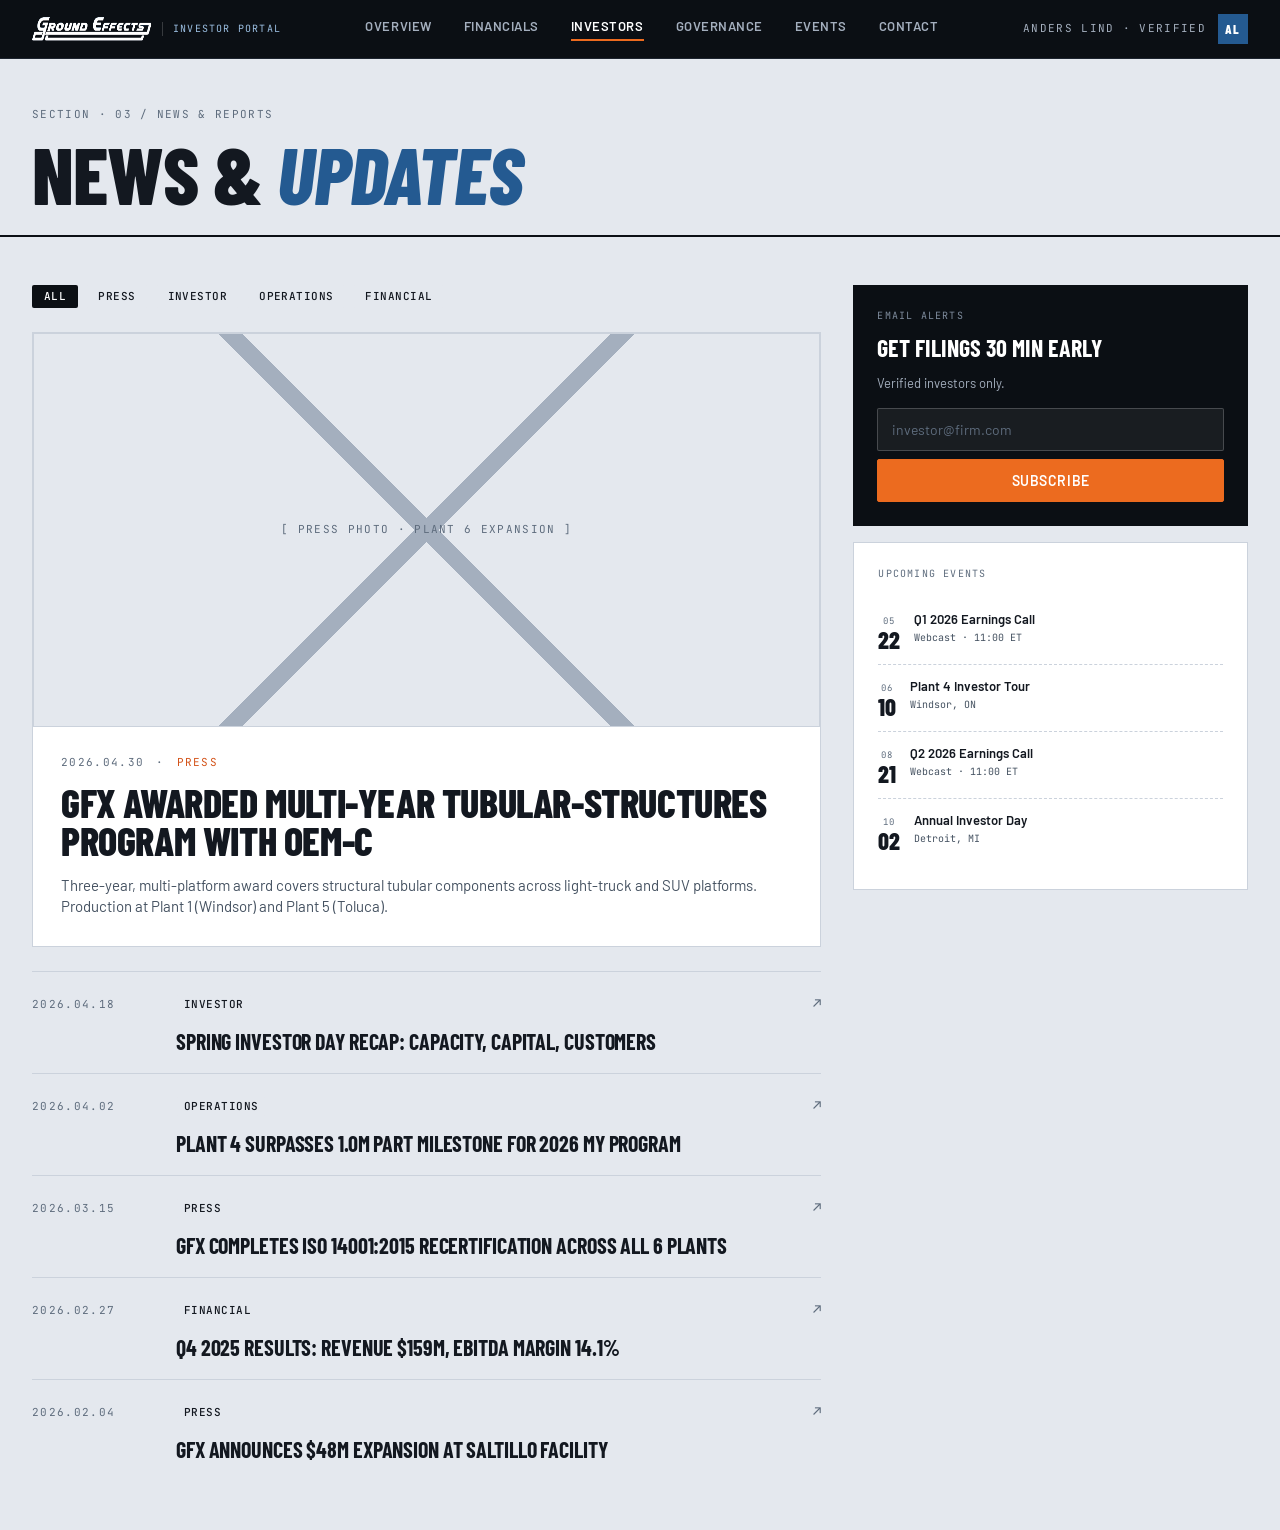
<file: news/index.html>
<!DOCTYPE html><!--eUFPRkXNKUb9D2rUnOnjt--><html lang="en"><head><meta charSet="utf-8"/><meta name="viewport" content="width=device-width, initial-scale=1"/><link rel="preload" as="image" href="/assets/logo-white.png"/><link rel="stylesheet" href="/_next/static/css/34e6138b374cbea0.css" data-precedence="next"/><link rel="preload" as="script" fetchPriority="low" href="/_next/static/chunks/webpack-4a462cecab786e93.js"/><script src="/_next/static/chunks/4bd1b696-c023c6e3521b1417.js" async=""></script><script src="/_next/static/chunks/255-dda36e826969d334.js" async=""></script><script src="/_next/static/chunks/main-app-3a5a5ff671f32226.js" async=""></script><script src="/_next/static/chunks/850-72b3825c1618f4da.js" async=""></script><script src="/_next/static/chunks/app/news/page-efafb6769a6c3bfa.js" async=""></script><link rel="preconnect" href="https://fonts.googleapis.com"/><link rel="preconnect" href="https://fonts.gstatic.com" crossorigin="anonymous"/><title>GFX · Investor Portal</title><meta name="description" content="Ground Effects Ltd. — Investor Portal"/><link href="https://fonts.googleapis.com/css2?family=Barlow+Condensed:ital,wght@0,400;0,500;0,600;0,700;0,800;1,700;1,800&amp;family=Barlow:wght@300;400;500;600;700&amp;family=JetBrains+Mono:wght@400;500;600&amp;display=swap" rel="stylesheet"/><script src="/_next/static/chunks/polyfills-42372ed130431b0a.js" noModule=""></script></head><body><div hidden=""><!--$--><!--/$--></div><div class="page" data-active="true"><div class="siteHeader"><div class="siteHeader__logo"><img alt="Ground Effects" width="120" height="28" decoding="async" data-nimg="1" style="color:transparent" src="/assets/logo-white.png"/><span class="badge keep-mono">Investor Portal</span></div><nav class="siteHeader__nav"><a class="" href="/">Overview</a><a class="" href="/financials/">Financials</a><a class="active" href="/news/">Investors</a><a class="">Governance</a><a class="">Events</a><a class="">Contact</a></nav><div class="siteHeader__user"><span class="keep-mono">Anders Lind · Verified</span><div class="avatar keep-display">AL</div></div></div><section style="padding:48px 32px 24px;border-bottom:2px solid var(--ge-steel-950);max-width:1280px;margin:0 auto" data-pad="true"><div class="keep-mono" style="font-family:var(--ge-font-mono);font-size:11px;letter-spacing:var(--ge-tracking-wider);text-transform:uppercase;color:var(--ge-text-subtle);margin-bottom:12px">Section · 03 / News &amp; Reports</div><h1 class="keep-display" style="font-family:var(--ge-font-display);font-weight:800;font-size:80px;text-transform:uppercase;letter-spacing:-0.01em;margin:0;line-height:0.95">News &amp; <span style="font-style:italic;color:var(--ge-blue-700)">Updates</span></h1></section><section style="padding:48px 32px;max-width:1280px;margin:0 auto" data-pad="true"><div style="display:grid;grid-template-columns:2fr 1fr;gap:32px"><div><div class="keep-mono" style="display:flex;gap:8px;margin-bottom:24px;font-family:var(--ge-font-mono);font-size:11px"><button class="ge-badge keep-mono" style="background:var(--ge-steel-950);color:#fff;padding:6px 12px;border:0;cursor:pointer;font-size:11px">All</button><button class="ge-badge keep-mono" style="background:var(--ge-steel-100);color:var(--ge-text);padding:6px 12px;border:0;cursor:pointer;font-size:11px">Press</button><button class="ge-badge keep-mono" style="background:var(--ge-steel-100);color:var(--ge-text);padding:6px 12px;border:0;cursor:pointer;font-size:11px">Investor</button><button class="ge-badge keep-mono" style="background:var(--ge-steel-100);color:var(--ge-text);padding:6px 12px;border:0;cursor:pointer;font-size:11px">Operations</button><button class="ge-badge keep-mono" style="background:var(--ge-steel-100);color:var(--ge-text);padding:6px 12px;border:0;cursor:pointer;font-size:11px">Financial</button></div><a style="display:block;background:#fff;border:1px solid var(--ge-border);text-decoration:none;color:inherit;margin-bottom:24px"><div class="ph-img keep-mono" style="aspect-ratio:16/8">[ Press photo · Plant 6 expansion ]</div><div style="padding:28px"><div class="keep-mono" style="font-family:var(--ge-font-mono);font-size:11px;letter-spacing:var(--ge-tracking-wider);text-transform:uppercase;color:var(--ge-text-subtle);margin-bottom:12px;display:flex;gap:12px"><span>2026.04.30</span><span>·</span><span style="color:var(--ge-signal-600)">PRESS</span></div><h2 class="keep-display" style="font-family:var(--ge-font-display);font-weight:800;font-size:40px;text-transform:uppercase;letter-spacing:-0.01em;margin:0;line-height:0.95">GFX awarded multi-year tubular-structures program with OEM-C</h2><p style="font-size:15px;color:var(--ge-text-muted);margin-top:16px;margin-bottom:0">Three-year, multi-platform award covers structural tubular components across light-truck and SUV platforms. Production at Plant 1 (Windsor) and Plant 5 (Toluca).</p></div></a><a style="display:grid;grid-template-columns:120px 1fr auto;gap:24px;padding:20px 0;border-top:1px solid var(--ge-border);text-decoration:none;color:inherit;align-items:baseline"><div class="keep-mono" style="font-family:var(--ge-font-mono);font-size:11px;letter-spacing:var(--ge-tracking-wider);color:var(--ge-text-subtle)">2026.04.18</div><div><span class="ge-badge keep-mono" style="margin-bottom:8px">Investor</span><div class="keep-display" style="font-family:var(--ge-font-display);font-weight:700;font-size:22px;text-transform:uppercase;letter-spacing:-0.005em;margin-top:8px;line-height:1.05">Spring Investor Day recap: capacity, capital, customers</div></div><span class="keep-mono" style="font-family:var(--ge-font-mono);font-size:14px;color:var(--ge-text-subtle)">↗</span></a><a style="display:grid;grid-template-columns:120px 1fr auto;gap:24px;padding:20px 0;border-top:1px solid var(--ge-border);text-decoration:none;color:inherit;align-items:baseline"><div class="keep-mono" style="font-family:var(--ge-font-mono);font-size:11px;letter-spacing:var(--ge-tracking-wider);color:var(--ge-text-subtle)">2026.04.02</div><div><span class="ge-badge keep-mono" style="margin-bottom:8px">Operations</span><div class="keep-display" style="font-family:var(--ge-font-display);font-weight:700;font-size:22px;text-transform:uppercase;letter-spacing:-0.005em;margin-top:8px;line-height:1.05">Plant 4 surpasses 1.0M part milestone for 2026 MY program</div></div><span class="keep-mono" style="font-family:var(--ge-font-mono);font-size:14px;color:var(--ge-text-subtle)">↗</span></a><a style="display:grid;grid-template-columns:120px 1fr auto;gap:24px;padding:20px 0;border-top:1px solid var(--ge-border);text-decoration:none;color:inherit;align-items:baseline"><div class="keep-mono" style="font-family:var(--ge-font-mono);font-size:11px;letter-spacing:var(--ge-tracking-wider);color:var(--ge-text-subtle)">2026.03.15</div><div><span class="ge-badge keep-mono" style="margin-bottom:8px">Press</span><div class="keep-display" style="font-family:var(--ge-font-display);font-weight:700;font-size:22px;text-transform:uppercase;letter-spacing:-0.005em;margin-top:8px;line-height:1.05">GFX completes ISO 14001:2015 recertification across all 6 plants</div></div><span class="keep-mono" style="font-family:var(--ge-font-mono);font-size:14px;color:var(--ge-text-subtle)">↗</span></a><a style="display:grid;grid-template-columns:120px 1fr auto;gap:24px;padding:20px 0;border-top:1px solid var(--ge-border);text-decoration:none;color:inherit;align-items:baseline"><div class="keep-mono" style="font-family:var(--ge-font-mono);font-size:11px;letter-spacing:var(--ge-tracking-wider);color:var(--ge-text-subtle)">2026.02.27</div><div><span class="ge-badge keep-mono" style="margin-bottom:8px">Financial</span><div class="keep-display" style="font-family:var(--ge-font-display);font-weight:700;font-size:22px;text-transform:uppercase;letter-spacing:-0.005em;margin-top:8px;line-height:1.05">Q4 2025 results: revenue $159M, EBITDA margin 14.1%</div></div><span class="keep-mono" style="font-family:var(--ge-font-mono);font-size:14px;color:var(--ge-text-subtle)">↗</span></a><a style="display:grid;grid-template-columns:120px 1fr auto;gap:24px;padding:20px 0;border-top:1px solid var(--ge-border);text-decoration:none;color:inherit;align-items:baseline"><div class="keep-mono" style="font-family:var(--ge-font-mono);font-size:11px;letter-spacing:var(--ge-tracking-wider);color:var(--ge-text-subtle)">2026.02.04</div><div><span class="ge-badge keep-mono" style="margin-bottom:8px">Press</span><div class="keep-display" style="font-family:var(--ge-font-display);font-weight:700;font-size:22px;text-transform:uppercase;letter-spacing:-0.005em;margin-top:8px;line-height:1.05">GFX announces $48M expansion at Saltillo facility</div></div><span class="keep-mono" style="font-family:var(--ge-font-mono);font-size:14px;color:var(--ge-text-subtle)">↗</span></a></div><aside><div style="background:var(--ge-steel-950);color:#fff;padding:24px;margin-bottom:16px"><div class="keep-mono" style="font-family:var(--ge-font-mono);font-size:10px;letter-spacing:var(--ge-tracking-wider);text-transform:uppercase;color:var(--ge-steel-400);margin-bottom:12px">Email Alerts</div><div class="keep-display" style="font-family:var(--ge-font-display);font-weight:700;font-size:24px;text-transform:uppercase;line-height:1.05;margin-bottom:12px">Get filings 30 min early</div><p style="font-size:13px;color:var(--ge-steel-300);margin-bottom:16px">Verified investors only.</p><input class="ge-input" placeholder="investor@firm.com" style="background:rgba(255,255,255,0.06);border:1px solid rgba(255,255,255,0.2);color:#fff;margin-bottom:8px"/><button class="ge-btn ge-btn--accent" style="width:100%">Subscribe</button></div><div style="background:#fff;border:1px solid var(--ge-border);padding:24px"><div class="keep-mono" style="font-family:var(--ge-font-mono);font-size:10px;letter-spacing:var(--ge-tracking-wider);text-transform:uppercase;color:var(--ge-text-subtle);margin-bottom:16px">Upcoming Events</div><div style="display:grid;grid-template-columns:auto 1fr;gap:14px;padding:12px 0;border-bottom:1px dashed var(--ge-border);align-items:baseline"><div style="text-align:center"><div class="keep-mono" style="font-family:var(--ge-font-mono);font-size:9px;color:var(--ge-text-subtle);letter-spacing:var(--ge-tracking-wider);text-transform:uppercase">05</div><div class="keep-display" style="font-family:var(--ge-font-display);font-weight:800;font-size:24px;line-height:1">22</div></div><div><div style="font-size:13px;font-weight:600">Q1 2026 Earnings Call</div><div class="keep-mono" style="font-family:var(--ge-font-mono);font-size:10px;color:var(--ge-text-muted);margin-top:2px">Webcast · 11:00 ET</div></div></div><div style="display:grid;grid-template-columns:auto 1fr;gap:14px;padding:12px 0;border-bottom:1px dashed var(--ge-border);align-items:baseline"><div style="text-align:center"><div class="keep-mono" style="font-family:var(--ge-font-mono);font-size:9px;color:var(--ge-text-subtle);letter-spacing:var(--ge-tracking-wider);text-transform:uppercase">06</div><div class="keep-display" style="font-family:var(--ge-font-display);font-weight:800;font-size:24px;line-height:1">10</div></div><div><div style="font-size:13px;font-weight:600">Plant 4 Investor Tour</div><div class="keep-mono" style="font-family:var(--ge-font-mono);font-size:10px;color:var(--ge-text-muted);margin-top:2px">Windsor, ON</div></div></div><div style="display:grid;grid-template-columns:auto 1fr;gap:14px;padding:12px 0;border-bottom:1px dashed var(--ge-border);align-items:baseline"><div style="text-align:center"><div class="keep-mono" style="font-family:var(--ge-font-mono);font-size:9px;color:var(--ge-text-subtle);letter-spacing:var(--ge-tracking-wider);text-transform:uppercase">08</div><div class="keep-display" style="font-family:var(--ge-font-display);font-weight:800;font-size:24px;line-height:1">21</div></div><div><div style="font-size:13px;font-weight:600">Q2 2026 Earnings Call</div><div class="keep-mono" style="font-family:var(--ge-font-mono);font-size:10px;color:var(--ge-text-muted);margin-top:2px">Webcast · 11:00 ET</div></div></div><div style="display:grid;grid-template-columns:auto 1fr;gap:14px;padding:12px 0;border-bottom:0;align-items:baseline"><div style="text-align:center"><div class="keep-mono" style="font-family:var(--ge-font-mono);font-size:9px;color:var(--ge-text-subtle);letter-spacing:var(--ge-tracking-wider);text-transform:uppercase">10</div><div class="keep-display" style="font-family:var(--ge-font-display);font-weight:800;font-size:24px;line-height:1">02</div></div><div><div style="font-size:13px;font-weight:600">Annual Investor Day</div><div class="keep-mono" style="font-family:var(--ge-font-mono);font-size:10px;color:var(--ge-text-muted);margin-top:2px">Detroit, MI</div></div></div></div></aside></div></section></div><!--$--><!--/$--><script src="/_next/static/chunks/webpack-4a462cecab786e93.js" id="_R_" async=""></script><script>(self.__next_f=self.__next_f||[]).push([0])</script><script>self.__next_f.push([1,"1:\"$Sreact.fragment\"\n2:I[9766,[],\"\"]\n3:I[8924,[],\"\"]\n4:I[1356,[\"850\",\"static/chunks/850-72b3825c1618f4da.js\",\"324\",\"static/chunks/app/news/page-efafb6769a6c3bfa.js\"],\"Image\"]\n5:I[2619,[\"850\",\"static/chunks/850-72b3825c1618f4da.js\",\"324\",\"static/chunks/app/news/page-efafb6769a6c3bfa.js\"],\"\"]\n14:I[7150,[],\"\"]\n:HL[\"/_next/static/css/34e6138b374cbea0.css\",\"style\"]\n"])</script><script>self.__next_f.push([1,"0:{\"P\":null,\"b\":\"eUFPRkXNKUb9D2rUnOnjt\",\"p\":\"\",\"c\":[\"\",\"news\",\"\"],\"i\":false,\"f\":[[[\"\",{\"children\":[\"news\",{\"children\":[\"__PAGE__\",{}]}]},\"$undefined\",\"$undefined\",true],[\"\",[\"$\",\"$1\",\"c\",{\"children\":[[[\"$\",\"link\",\"0\",{\"rel\":\"stylesheet\",\"href\":\"/_next/static/css/34e6138b374cbea0.css\",\"precedence\":\"next\",\"crossOrigin\":\"$undefined\",\"nonce\":\"$undefined\"}]],[\"$\",\"html\",null,{\"lang\":\"en\",\"children\":[[\"$\",\"head\",null,{\"children\":[[\"$\",\"link\",null,{\"rel\":\"preconnect\",\"href\":\"https://fonts.googleapis.com\"}],[\"$\",\"link\",null,{\"rel\":\"preconnect\",\"href\":\"https://fonts.gstatic.com\",\"crossOrigin\":\"anonymous\"}],[\"$\",\"link\",null,{\"href\":\"https://fonts.googleapis.com/css2?family=Barlow+Condensed:ital,wght@0,400;0,500;0,600;0,700;0,800;1,700;1,800\u0026family=Barlow:wght@300;400;500;600;700\u0026family=JetBrains+Mono:wght@400;500;600\u0026display=swap\",\"rel\":\"stylesheet\"}]]}],[\"$\",\"body\",null,{\"children\":[\"$\",\"$L2\",null,{\"parallelRouterKey\":\"children\",\"error\":\"$undefined\",\"errorStyles\":\"$undefined\",\"errorScripts\":\"$undefined\",\"template\":[\"$\",\"$L3\",null,{}],\"templateStyles\":\"$undefined\",\"templateScripts\":\"$undefined\",\"notFound\":[[[\"$\",\"title\",null,{\"children\":\"404: This page could not be found.\"}],[\"$\",\"div\",null,{\"style\":{\"fontFamily\":\"system-ui,\\\"Segoe UI\\\",Roboto,Helvetica,Arial,sans-serif,\\\"Apple Color Emoji\\\",\\\"Segoe UI Emoji\\\"\",\"height\":\"100vh\",\"textAlign\":\"center\",\"display\":\"flex\",\"flexDirection\":\"column\",\"alignItems\":\"center\",\"justifyContent\":\"center\"},\"children\":[\"$\",\"div\",null,{\"children\":[[\"$\",\"style\",null,{\"dangerouslySetInnerHTML\":{\"__html\":\"body{color:#000;background:#fff;margin:0}.next-error-h1{border-right:1px solid rgba(0,0,0,.3)}@media (prefers-color-scheme:dark){body{color:#fff;background:#000}.next-error-h1{border-right:1px solid rgba(255,255,255,.3)}}\"}}],[\"$\",\"h1\",null,{\"className\":\"next-error-h1\",\"style\":{\"display\":\"inline-block\",\"margin\":\"0 20px 0 0\",\"padding\":\"0 23px 0 0\",\"fontSize\":24,\"fontWeight\":500,\"verticalAlign\":\"top\",\"lineHeight\":\"49px\"},\"children\":404}],[\"$\",\"div\",null,{\"style\":{\"display\":\"inline-block\"},\"children\":[\"$\",\"h2\",null,{\"style\":{\"fontSize\":14,\"fontWeight\":400,\"lineHeight\":\"49px\",\"margin\":0},\"children\":\"This page could not be found.\"}]}]]}]}]],[]],\"forbidden\":\"$undefined\",\"unauthorized\":\"$undefined\"}]}]]}]]}],{\"children\":[\"news\",[\"$\",\"$1\",\"c\",{\"children\":[null,[\"$\",\"$L2\",null,{\"parallelRouterKey\":\"children\",\"error\":\"$undefined\",\"errorStyles\":\"$undefined\",\"errorScripts\":\"$undefined\",\"template\":[\"$\",\"$L3\",null,{}],\"templateStyles\":\"$undefined\",\"templateScripts\":\"$undefined\",\"notFound\":\"$undefined\",\"forbidden\":\"$undefined\",\"unauthorized\":\"$undefined\"}]]}],{\"children\":[\"__PAGE__\",[\"$\",\"$1\",\"c\",{\"children\":[[\"$\",\"div\",null,{\"className\":\"page\",\"data-active\":\"true\",\"children\":[[\"$\",\"div\",null,{\"className\":\"siteHeader\",\"children\":[[\"$\",\"div\",null,{\"className\":\"siteHeader__logo\",\"children\":[[\"$\",\"$L4\",null,{\"src\":\"/assets/logo-white.png\",\"alt\":\"Ground Effects\",\"width\":120,\"height\":28,\"priority\":true}],[\"$\",\"span\",null,{\"className\":\"badge keep-mono\",\"children\":\"Investor Portal\"}]]}],[\"$\",\"nav\",null,{\"className\":\"siteHeader__nav\",\"children\":[[\"$\",\"$L5\",\"overview\",{\"href\":\"/\",\"className\":\"\",\"children\":\"Overview\"}],[\"$\",\"$L5\",\"financials\",{\"href\":\"/financials\",\"className\":\"\",\"children\":\"Financials\"}],[\"$\",\"$L5\",\"investors\",{\"href\":\"/news\",\"className\":\"active\",\"children\":\"Investors\"}],[\"$\",\"a\",\"governance\",{\"className\":\"\",\"children\":\"Governance\"}],[\"$\",\"a\",\"events\",{\"className\":\"\",\"children\":\"Events\"}],[\"$\",\"a\",\"contact\",{\"className\":\"\",\"children\":\"Contact\"}]]}],[\"$\",\"div\",null,{\"className\":\"siteHeader__user\",\"children\":[[\"$\",\"span\",null,{\"className\":\"keep-mono\",\"children\":\"Anders Lind · Verified\"}],[\"$\",\"div\",null,{\"className\":\"avatar keep-display\",\"children\":\"AL\"}]]}]]}],[\"$\",\"section\",null,{\"style\":{\"padding\":\"48px 32px 24px\",\"borderBottom\":\"2px solid var(--ge-steel-950)\",\"maxWidth\":1280,\"margin\":\"0 auto\"},\"data-pad\":true,\"children\":[[\"$\",\"div\",null,{\"className\":\"keep-mono\",\"style\":{\"fontFamily\":\"var(--ge-font-mono)\",\"fontSize\":11,\"letterSpacing\":\"var(--ge-tracking-wider)\",\"textTransform\":\"uppercase\",\"color\":\"var(--ge-text-subtle)\",\"marginBottom\":12},\"children\":\"Section · 03 / News \u0026 Reports\"}],[\"$\",\"h1\",null,{\"className\":\"keep-display\",\"style\":{\"fontFamily\":\"var(--ge-font-display)\",\"fontWeight\":800,\"fontSize\":80,\"textTransform\":\"uppercase\",\"letterSpacing\":\"-0.01em\",\"margin\":0,\"lineHeight\":0.95},\"children\":[\"News \u0026 \",[\"$\",\"span\",null,{\"style\":{\"fontStyle\":\"italic\",\"color\":\"var(--ge-blue-700)\"},\"children\":\"Updates\"}]]}]]}],[\"$\",\"section\",null,{\"style\":{\"padding\":\"48px 32px\",\"maxWidth\":1280,\"margin\":\"0 auto\"},\"data-pad\":true,\"children\":[\"$\",\"div\",null,{\"style\":{\"display\":\"grid\",\"gridTemplateColumns\":\"2fr 1fr\",\"gap\":32},\"children\":[[\"$\",\"div\",null,{\"children\":[[\"$\",\"div\",null,{\"className\":\"keep-mono\",\"style\":{\"display\":\"flex\",\"gap\":8,\"marginBottom\":24,\"fontFamily\":\"var(--ge-font-mono)\",\"fontSize\":11},\"children\":[\"$L6\",\"$L7\",\"$L8\",\"$L9\",\"$La\"]}],\"$Lb\",[\"$Lc\",\"$Ld\",\"$Le\",\"$Lf\",\"$L10\"]]}],\"$L11\"]}]}]]}],null,\"$L12\"]}],{},null,false]},null,false]},null,false],\"$L13\",false]],\"m\":\"$undefined\",\"G\":[\"$14\",[]],\"s\":false,\"S\":true}\n"])</script><script>self.__next_f.push([1,"17:I[4431,[],\"OutletBoundary\"]\n19:I[5278,[],\"AsyncMetadataOutlet\"]\n1b:I[4431,[],\"ViewportBoundary\"]\n1d:I[4431,[],\"MetadataBoundary\"]\n1e:\"$Sreact.suspense\"\n6:[\"$\",\"button\",\"0\",{\"className\":\"ge-badge keep-mono\",\"style\":{\"background\":\"var(--ge-steel-950)\",\"color\":\"#fff\",\"padding\":\"6px 12px\",\"border\":0,\"cursor\":\"pointer\",\"fontSize\":11},\"children\":\"All\"}]\n7:[\"$\",\"button\",\"1\",{\"className\":\"ge-badge keep-mono\",\"style\":{\"background\":\"var(--ge-steel-100)\",\"color\":\"var(--ge-text)\",\"padding\":\"6px 12px\",\"border\":0,\"cursor\":\"pointer\",\"fontSize\":11},\"children\":\"Press\"}]\n8:[\"$\",\"button\",\"2\",{\"className\":\"ge-badge keep-mono\",\"style\":{\"background\":\"var(--ge-steel-100)\",\"color\":\"var(--ge-text)\",\"padding\":\"6px 12px\",\"border\":0,\"cursor\":\"pointer\",\"fontSize\":11},\"children\":\"Investor\"}]\n9:[\"$\",\"button\",\"3\",{\"className\":\"ge-badge keep-mono\",\"style\":{\"background\":\"var(--ge-steel-100)\",\"color\":\"var(--ge-text)\",\"padding\":\"6px 12px\",\"border\":0,\"cursor\":\"pointer\",\"fontSize\":11},\"children\":\"Operations\"}]\na:[\"$\",\"button\",\"4\",{\"className\":\"ge-badge keep-mono\",\"style\":{\"background\":\"var(--ge-steel-100)\",\"color\":\"var(--ge-text)\",\"padding\":\"6px 12px\",\"border\":0,\"cursor\":\"pointer\",\"fontSize\":11},\"children\":\"Financial\"}]\n"])</script><script>self.__next_f.push([1,"b:[\"$\",\"a\",null,{\"style\":{\"display\":\"block\",\"background\":\"#fff\",\"border\":\"1px solid var(--ge-border)\",\"textDecoration\":\"none\",\"color\":\"inherit\",\"marginBottom\":24},\"children\":[[\"$\",\"div\",null,{\"className\":\"ph-img keep-mono\",\"style\":{\"aspectRatio\":\"16/8\"},\"children\":\"[ Press photo · Plant 6 expansion ]\"}],[\"$\",\"div\",null,{\"style\":{\"padding\":28},\"children\":[[\"$\",\"div\",null,{\"className\":\"keep-mono\",\"style\":{\"fontFamily\":\"var(--ge-font-mono)\",\"fontSize\":11,\"letterSpacing\":\"var(--ge-tracking-wider)\",\"textTransform\":\"uppercase\",\"color\":\"var(--ge-text-subtle)\",\"marginBottom\":12,\"display\":\"flex\",\"gap\":12},\"children\":[[\"$\",\"span\",null,{\"children\":\"2026.04.30\"}],[\"$\",\"span\",null,{\"children\":\"·\"}],[\"$\",\"span\",null,{\"style\":{\"color\":\"var(--ge-signal-600)\"},\"children\":\"PRESS\"}]]}],[\"$\",\"h2\",null,{\"className\":\"keep-display\",\"style\":{\"fontFamily\":\"var(--ge-font-display)\",\"fontWeight\":800,\"fontSize\":40,\"textTransform\":\"uppercase\",\"letterSpacing\":\"-0.01em\",\"margin\":0,\"lineHeight\":0.95},\"children\":\"GFX awarded multi-year tubular-structures program with OEM-C\"}],[\"$\",\"p\",null,{\"style\":{\"fontSize\":15,\"color\":\"var(--ge-text-muted)\",\"marginTop\":16,\"marginBottom\":0},\"children\":\"Three-year, multi-platform award covers structural tubular components across light-truck and SUV platforms. Production at Plant 1 (Windsor) and Plant 5 (Toluca).\"}]]}]]}]\n"])</script><script>self.__next_f.push([1,"c:[\"$\",\"a\",\"0\",{\"style\":{\"display\":\"grid\",\"gridTemplateColumns\":\"120px 1fr auto\",\"gap\":24,\"padding\":\"20px 0\",\"borderTop\":\"1px solid var(--ge-border)\",\"textDecoration\":\"none\",\"color\":\"inherit\",\"alignItems\":\"baseline\"},\"children\":[[\"$\",\"div\",null,{\"className\":\"keep-mono\",\"style\":{\"fontFamily\":\"var(--ge-font-mono)\",\"fontSize\":11,\"letterSpacing\":\"var(--ge-tracking-wider)\",\"color\":\"var(--ge-text-subtle)\"},\"children\":\"2026.04.18\"}],[\"$\",\"div\",null,{\"children\":[[\"$\",\"span\",null,{\"className\":\"ge-badge keep-mono\",\"style\":{\"marginBottom\":8},\"children\":\"Investor\"}],[\"$\",\"div\",null,{\"className\":\"keep-display\",\"style\":{\"fontFamily\":\"var(--ge-font-display)\",\"fontWeight\":700,\"fontSize\":22,\"textTransform\":\"uppercase\",\"letterSpacing\":\"-0.005em\",\"marginTop\":8,\"lineHeight\":1.05},\"children\":\"Spring Investor Day recap: capacity, capital, customers\"}]]}],[\"$\",\"span\",null,{\"className\":\"keep-mono\",\"style\":{\"fontFamily\":\"var(--ge-font-mono)\",\"fontSize\":14,\"color\":\"var(--ge-text-subtle)\"},\"children\":\"↗\"}]]}]\n"])</script><script>self.__next_f.push([1,"d:[\"$\",\"a\",\"1\",{\"style\":{\"display\":\"grid\",\"gridTemplateColumns\":\"120px 1fr auto\",\"gap\":24,\"padding\":\"20px 0\",\"borderTop\":\"1px solid var(--ge-border)\",\"textDecoration\":\"none\",\"color\":\"inherit\",\"alignItems\":\"baseline\"},\"children\":[[\"$\",\"div\",null,{\"className\":\"keep-mono\",\"style\":{\"fontFamily\":\"var(--ge-font-mono)\",\"fontSize\":11,\"letterSpacing\":\"var(--ge-tracking-wider)\",\"color\":\"var(--ge-text-subtle)\"},\"children\":\"2026.04.02\"}],[\"$\",\"div\",null,{\"children\":[[\"$\",\"span\",null,{\"className\":\"ge-badge keep-mono\",\"style\":{\"marginBottom\":8},\"children\":\"Operations\"}],[\"$\",\"div\",null,{\"className\":\"keep-display\",\"style\":{\"fontFamily\":\"var(--ge-font-display)\",\"fontWeight\":700,\"fontSize\":22,\"textTransform\":\"uppercase\",\"letterSpacing\":\"-0.005em\",\"marginTop\":8,\"lineHeight\":1.05},\"children\":\"Plant 4 surpasses 1.0M part milestone for 2026 MY program\"}]]}],[\"$\",\"span\",null,{\"className\":\"keep-mono\",\"style\":{\"fontFamily\":\"var(--ge-font-mono)\",\"fontSize\":14,\"color\":\"var(--ge-text-subtle)\"},\"children\":\"↗\"}]]}]\n"])</script><script>self.__next_f.push([1,"e:[\"$\",\"a\",\"2\",{\"style\":{\"display\":\"grid\",\"gridTemplateColumns\":\"120px 1fr auto\",\"gap\":24,\"padding\":\"20px 0\",\"borderTop\":\"1px solid var(--ge-border)\",\"textDecoration\":\"none\",\"color\":\"inherit\",\"alignItems\":\"baseline\"},\"children\":[[\"$\",\"div\",null,{\"className\":\"keep-mono\",\"style\":{\"fontFamily\":\"var(--ge-font-mono)\",\"fontSize\":11,\"letterSpacing\":\"var(--ge-tracking-wider)\",\"color\":\"var(--ge-text-subtle)\"},\"children\":\"2026.03.15\"}],[\"$\",\"div\",null,{\"children\":[[\"$\",\"span\",null,{\"className\":\"ge-badge keep-mono\",\"style\":{\"marginBottom\":8},\"children\":\"Press\"}],[\"$\",\"div\",null,{\"className\":\"keep-display\",\"style\":{\"fontFamily\":\"var(--ge-font-display)\",\"fontWeight\":700,\"fontSize\":22,\"textTransform\":\"uppercase\",\"letterSpacing\":\"-0.005em\",\"marginTop\":8,\"lineHeight\":1.05},\"children\":\"GFX completes ISO 14001:2015 recertification across all 6 plants\"}]]}],[\"$\",\"span\",null,{\"className\":\"keep-mono\",\"style\":{\"fontFamily\":\"var(--ge-font-mono)\",\"fontSize\":14,\"color\":\"var(--ge-text-subtle)\"},\"children\":\"↗\"}]]}]\n"])</script><script>self.__next_f.push([1,"f:[\"$\",\"a\",\"3\",{\"style\":{\"display\":\"grid\",\"gridTemplateColumns\":\"120px 1fr auto\",\"gap\":24,\"padding\":\"20px 0\",\"borderTop\":\"1px solid var(--ge-border)\",\"textDecoration\":\"none\",\"color\":\"inherit\",\"alignItems\":\"baseline\"},\"children\":[[\"$\",\"div\",null,{\"className\":\"keep-mono\",\"style\":{\"fontFamily\":\"var(--ge-font-mono)\",\"fontSize\":11,\"letterSpacing\":\"var(--ge-tracking-wider)\",\"color\":\"var(--ge-text-subtle)\"},\"children\":\"2026.02.27\"}],[\"$\",\"div\",null,{\"children\":[[\"$\",\"span\",null,{\"className\":\"ge-badge keep-mono\",\"style\":{\"marginBottom\":8},\"children\":\"Financial\"}],[\"$\",\"div\",null,{\"className\":\"keep-display\",\"style\":{\"fontFamily\":\"var(--ge-font-display)\",\"fontWeight\":700,\"fontSize\":22,\"textTransform\":\"uppercase\",\"letterSpacing\":\"-0.005em\",\"marginTop\":8,\"lineHeight\":1.05},\"children\":\"Q4 2025 results: revenue $159M, EBITDA margin 14.1%\"}]]}],[\"$\",\"span\",null,{\"className\":\"keep-mono\",\"style\":{\"fontFamily\":\"var(--ge-font-mono)\",\"fontSize\":14,\"color\":\"var(--ge-text-subtle)\"},\"children\":\"↗\"}]]}]\n"])</script><script>self.__next_f.push([1,"10:[\"$\",\"a\",\"4\",{\"style\":{\"display\":\"grid\",\"gridTemplateColumns\":\"120px 1fr auto\",\"gap\":24,\"padding\":\"20px 0\",\"borderTop\":\"1px solid var(--ge-border)\",\"textDecoration\":\"none\",\"color\":\"inherit\",\"alignItems\":\"baseline\"},\"children\":[[\"$\",\"div\",null,{\"className\":\"keep-mono\",\"style\":{\"fontFamily\":\"var(--ge-font-mono)\",\"fontSize\":11,\"letterSpacing\":\"var(--ge-tracking-wider)\",\"color\":\"var(--ge-text-subtle)\"},\"children\":\"2026.02.04\"}],[\"$\",\"div\",null,{\"children\":[[\"$\",\"span\",null,{\"className\":\"ge-badge keep-mono\",\"style\":{\"marginBottom\":8},\"children\":\"Press\"}],[\"$\",\"div\",null,{\"className\":\"keep-display\",\"style\":{\"fontFamily\":\"var(--ge-font-display)\",\"fontWeight\":700,\"fontSize\":22,\"textTransform\":\"uppercase\",\"letterSpacing\":\"-0.005em\",\"marginTop\":8,\"lineHeight\":1.05},\"children\":\"GFX announces $48M expansion at Saltillo facility\"}]]}],[\"$\",\"span\",null,{\"className\":\"keep-mono\",\"style\":{\"fontFamily\":\"var(--ge-font-mono)\",\"fontSize\":14,\"color\":\"var(--ge-text-subtle)\"},\"children\":\"↗\"}]]}]\n"])</script><script>self.__next_f.push([1,"11:[\"$\",\"aside\",null,{\"children\":[[\"$\",\"div\",null,{\"style\":{\"background\":\"var(--ge-steel-950)\",\"color\":\"#fff\",\"padding\":24,\"marginBottom\":16},\"children\":[[\"$\",\"div\",null,{\"className\":\"keep-mono\",\"style\":{\"fontFamily\":\"var(--ge-font-mono)\",\"fontSize\":10,\"letterSpacing\":\"var(--ge-tracking-wider)\",\"textTransform\":\"uppercase\",\"color\":\"var(--ge-steel-400)\",\"marginBottom\":12},\"children\":\"Email Alerts\"}],[\"$\",\"div\",null,{\"className\":\"keep-display\",\"style\":{\"fontFamily\":\"var(--ge-font-display)\",\"fontWeight\":700,\"fontSize\":24,\"textTransform\":\"uppercase\",\"lineHeight\":1.05,\"marginBottom\":12},\"children\":\"Get filings 30 min early\"}],[\"$\",\"p\",null,{\"style\":{\"fontSize\":13,\"color\":\"var(--ge-steel-300)\",\"marginBottom\":16},\"children\":\"Verified investors only.\"}],[\"$\",\"input\",null,{\"className\":\"ge-input\",\"placeholder\":\"investor@firm.com\",\"style\":{\"background\":\"rgba(255,255,255,0.06)\",\"border\":\"1px solid rgba(255,255,255,0.2)\",\"color\":\"#fff\",\"marginBottom\":8}}],[\"$\",\"button\",null,{\"className\":\"ge-btn ge-btn--accent\",\"style\":{\"width\":\"100%\"},\"children\":\"Subscribe\"}]]}],[\"$\",\"div\",null,{\"style\":{\"background\":\"#fff\",\"border\":\"1px solid var(--ge-border)\",\"padding\":24},\"children\":[[\"$\",\"div\",null,{\"className\":\"keep-mono\",\"style\":{\"fontFamily\":\"var(--ge-font-mono)\",\"fontSize\":10,\"letterSpacing\":\"var(--ge-tracking-wider)\",\"textTransform\":\"uppercase\",\"color\":\"var(--ge-text-subtle)\",\"marginBottom\":16},\"children\":\"Upcoming Events\"}],[[\"$\",\"div\",\"0\",{\"style\":{\"display\":\"grid\",\"gridTemplateColumns\":\"auto 1fr\",\"gap\":14,\"padding\":\"12px 0\",\"borderBottom\":\"1px dashed var(--ge-border)\",\"alignItems\":\"baseline\"},\"children\":[[\"$\",\"div\",null,{\"style\":{\"textAlign\":\"center\"},\"children\":[[\"$\",\"div\",null,{\"className\":\"keep-mono\",\"style\":{\"fontFamily\":\"var(--ge-font-mono)\",\"fontSize\":9,\"color\":\"var(--ge-text-subtle)\",\"letterSpacing\":\"var(--ge-tracking-wider)\",\"textTransform\":\"uppercase\"},\"children\":\"05\"}],[\"$\",\"div\",null,{\"className\":\"keep-display\",\"style\":{\"fontFamily\":\"var(--ge-font-display)\",\"fontWeight\":800,\"fontSize\":24,\"lineHeight\":1},\"children\":\"22\"}]]}],[\"$\",\"div\",null,{\"children\":[[\"$\",\"div\",null,{\"style\":{\"fontSize\":13,\"fontWeight\":600},\"children\":\"Q1 2026 Earnings Call\"}],[\"$\",\"div\",null,{\"className\":\"keep-mono\",\"style\":{\"fontFamily\":\"var(--ge-font-mono)\",\"fontSize\":10,\"color\":\"var(--ge-text-muted)\",\"marginTop\":2},\"children\":\"Webcast · 11:00 ET\"}]]}]]}],[\"$\",\"div\",\"1\",{\"style\":{\"display\":\"grid\",\"gridTemplateColumns\":\"auto 1fr\",\"gap\":14,\"padding\":\"12px 0\",\"borderBottom\":\"1px dashed var(--ge-border)\",\"alignItems\":\"baseline\"},\"children\":[[\"$\",\"div\",null,{\"style\":{\"textAlign\":\"center\"},\"children\":[[\"$\",\"div\",null,{\"className\":\"keep-mono\",\"style\":{\"fontFamily\":\"var(--ge-font-mono)\",\"fontSize\":9,\"color\":\"var(--ge-text-subtle)\",\"letterSpacing\":\"var(--ge-tracking-wider)\",\"textTransform\":\"uppercase\"},\"children\":\"06\"}],[\"$\",\"div\",null,{\"className\":\"keep-display\",\"style\":{\"fontFamily\":\"var(--ge-font-display)\",\"fontWeight\":800,\"fontSize\":24,\"lineHeight\":1},\"children\":\"10\"}]]}],[\"$\",\"div\",null,{\"children\":[[\"$\",\"div\",null,{\"style\":{\"fontSize\":13,\"fontWeight\":600},\"children\":\"Plant 4 Investor Tour\"}],[\"$\",\"div\",null,{\"className\":\"keep-mono\",\"style\":{\"fontFamily\":\"var(--ge-font-mono)\",\"fontSize\":10,\"color\":\"var(--ge-text-muted)\",\"marginTop\":2},\"children\":\"Windsor, ON\"}]]}]]}],[\"$\",\"div\",\"2\",{\"style\":{\"display\":\"grid\",\"gridTemplateColumns\":\"auto 1fr\",\"gap\":14,\"padding\":\"12px 0\",\"borderBottom\":\"1px dashed var(--ge-border)\",\"alignItems\":\"baseline\"},\"children\":[[\"$\",\"div\",null,{\"style\":{\"textAlign\":\"center\"},\"children\":[[\"$\",\"div\",null,{\"className\":\"keep-mono\",\"style\":{\"fontFamily\":\"var(--ge-font-mono)\",\"fontSize\":9,\"color\":\"var(--ge-text-subtle)\",\"letterSpacing\":\"var(--ge-tracking-wider)\",\"textTransform\":\"uppercase\"},\"children\":\"08\"}],[\"$\",\"div\",null,{\"className\":\"keep-display\",\"style\":{\"fontFamily\":\"var(--ge-font-display)\",\"fontWeight\":800,\"fontSize\":24,\"lineHeight\":1},\"children\":\"21\"}]]}],[\"$\",\"div\",null,{\"children\":[[\"$\",\"div\",null,{\"style\":{\"fontSize\":13,\"fontWeight\":600},\"children\":\"Q2 2026 Earnings Call\"}],[\"$\",\"div\",null,{\"className\":\"keep-mono\",\"style\":{\"fontFamily\":\"var(--ge-font-mono)\",\"fontSize\":10,\"color\":\"var(--ge-text-muted)\",\"marginTop\":2},\"children\":\"Webcast · 11:00 ET\"}]]}]]}],[\"$\",\"div\",\"3\",{\"style\":{\"display\":\"grid\",\"gridTemplateColumns\":\"auto 1fr\",\"gap\":14,\"padding\":\"12px 0\",\"borderBottom\":\"0\",\"alignItems\":\"baseline\"},\"children\":[[\"$\",\"div\",null,{\"style\":{\"textAlign\":\"center\"},\"children\":[[\"$\",\"div\",null,{\"className\":\"keep-mono\",\"style\":{\"fontFamily\":\"var(--ge-font-mono)\",\"fontSize\":9,\"color\":\"var(--ge-text-subtle)\",\"letterSpacing\":\"var(--ge-tracking-wider)\",\"textTransform\":\"uppercase\"},\"children\":\"10\"}],\"$L15\"]}],\"$L16\"]}]]]}]]}]\n"])</script><script>self.__next_f.push([1,"12:[\"$\",\"$L17\",null,{\"children\":[\"$L18\",[\"$\",\"$L19\",null,{\"promise\":\"$@1a\"}]]}]\n13:[\"$\",\"$1\",\"h\",{\"children\":[null,[[\"$\",\"$L1b\",null,{\"children\":\"$L1c\"}],null],[\"$\",\"$L1d\",null,{\"children\":[\"$\",\"div\",null,{\"hidden\":true,\"children\":[\"$\",\"$1e\",null,{\"fallback\":null,\"children\":\"$L1f\"}]}]}]]}]\n"])</script><script>self.__next_f.push([1,"15:[\"$\",\"div\",null,{\"className\":\"keep-display\",\"style\":{\"fontFamily\":\"var(--ge-font-display)\",\"fontWeight\":800,\"fontSize\":24,\"lineHeight\":1},\"children\":\"02\"}]\n16:[\"$\",\"div\",null,{\"children\":[[\"$\",\"div\",null,{\"style\":{\"fontSize\":13,\"fontWeight\":600},\"children\":\"Annual Investor Day\"}],[\"$\",\"div\",null,{\"className\":\"keep-mono\",\"style\":{\"fontFamily\":\"var(--ge-font-mono)\",\"fontSize\":10,\"color\":\"var(--ge-text-muted)\",\"marginTop\":2},\"children\":\"Detroit, MI\"}]]}]\n"])</script><script>self.__next_f.push([1,"1c:[[\"$\",\"meta\",\"0\",{\"charSet\":\"utf-8\"}],[\"$\",\"meta\",\"1\",{\"name\":\"viewport\",\"content\":\"width=device-width, initial-scale=1\"}]]\n18:null\n"])</script><script>self.__next_f.push([1,"1a:{\"metadata\":[[\"$\",\"title\",\"0\",{\"children\":\"GFX · Investor Portal\"}],[\"$\",\"meta\",\"1\",{\"name\":\"description\",\"content\":\"Ground Effects Ltd. — Investor Portal\"}]],\"error\":null,\"digest\":\"$undefined\"}\n"])</script><script>self.__next_f.push([1,"1f:\"$1a:metadata\"\n"])</script></body></html>
</file>
<file: _next/static/css/34e6138b374cbea0.css>
:root{--ge-blue-900:#15314e;--ge-blue-800:#1d4773;--ge-blue-700:#245a91;--ge-blue-600:#2e6cab;--ge-blue-500:#3f81c2;--ge-blue-400:#6ba0d3;--ge-blue-300:#9cc0e3;--ge-blue-200:#c8dcef;--ge-blue-100:#e6eff7;--ge-blue-050:#f3f7fb;--ge-steel-950:#0b0f14;--ge-steel-900:#131820;--ge-steel-800:#1f2630;--ge-steel-700:#2d3744;--ge-steel-600:#455261;--ge-steel-500:#5e6c7d;--ge-steel-400:#7e8b9c;--ge-steel-300:#a4afbe;--ge-steel-200:#cbd2dc;--ge-steel-100:#e4e8ee;--ge-steel-050:#f3f5f8;--ge-steel-000:#fbfcfd;--ge-signal-700:#b84612;--ge-signal-600:#d35319;--ge-signal-500:#ec6b1f;--ge-signal-400:#f48a4a;--ge-signal-300:#f7a672;--ge-signal-100:#fde6d6;--ge-ok:#2f8f5b;--ge-warn:#c89020;--ge-stop:#c5392f;--ge-info:var(--ge-blue-600);--ge-bg:var(--ge-steel-000);--ge-bg-subtle:var(--ge-steel-050);--ge-bg-muted:var(--ge-steel-100);--ge-bg-inverse:var(--ge-steel-950);--ge-surface:#ffffff;--ge-surface-2:var(--ge-steel-050);--ge-border:var(--ge-steel-200);--ge-border-strong:var(--ge-steel-400);--ge-rule:var(--ge-steel-300);--ge-text:var(--ge-steel-900);--ge-text-muted:var(--ge-steel-600);--ge-text-subtle:var(--ge-steel-500);--ge-text-on-dark:var(--ge-steel-100);--ge-link:var(--ge-blue-700);--ge-primary:var(--ge-blue-700);--ge-primary-ink:#ffffff;--ge-accent:var(--ge-signal-500);--ge-font-display:"Barlow Condensed","Oswald","Arial Narrow",sans-serif;--ge-font-sans:"Barlow","Inter",system-ui,-apple-system,"Segoe UI",sans-serif;--ge-font-mono:"JetBrains Mono",ui-monospace,"SF Mono",Menlo,monospace;--ge-fw-thin:300;--ge-fw-regular:400;--ge-fw-medium:500;--ge-fw-semi:600;--ge-fw-bold:700;--ge-fw-black:800;--ge-fs-overline:11px;--ge-fs-caption:12px;--ge-fs-small:13px;--ge-fs-body:15px;--ge-fs-lead:17px;--ge-fs-h6:18px;--ge-fs-h5:22px;--ge-fs-h4:28px;--ge-fs-h3:36px;--ge-fs-h2:52px;--ge-fs-h1:72px;--ge-fs-display:120px;--ge-lh-tight:1.05;--ge-lh-snug:1.2;--ge-lh-normal:1.45;--ge-lh-relaxed:1.6;--ge-tracking-tight:-0.01em;--ge-tracking-normal:0;--ge-tracking-wide:0.04em;--ge-tracking-wider:0.12em;--ge-tracking-widest:0.22em;--ge-space-0:0;--ge-space-1:4px;--ge-space-2:8px;--ge-space-3:12px;--ge-space-4:16px;--ge-space-5:20px;--ge-space-6:24px;--ge-space-7:32px;--ge-space-8:40px;--ge-space-9:56px;--ge-space-10:72px;--ge-space-11:96px;--ge-space-12:128px;--ge-radius-0:0;--ge-radius-1:2px;--ge-radius-2:4px;--ge-radius-3:6px;--ge-radius-pill:999px;--ge-shadow-0:none;--ge-shadow-1:0 1px 0 rgba(15,25,40,0.06),0 1px 2px rgba(15,25,40,0.06);--ge-shadow-2:0 1px 0 rgba(15,25,40,0.06),0 4px 12px rgba(15,25,40,0.08);--ge-shadow-3:0 2px 0 rgba(15,25,40,0.04),0 12px 32px rgba(15,25,40,0.12);--ge-shadow-inset:inset 0 0 0 1px rgba(15,25,40,0.06);--ge-container:1280px;--ge-gutter:24px;--ge-rule-w:1px;--ge-ease-standard:cubic-bezier(0.2,0.0,0.0,1.0);--ge-ease-emph:cubic-bezier(0.2,0.0,0.0,1.2);--ge-dur-fast:120ms;--ge-dur-normal:200ms;--ge-dur-slow:360ms}*,:after,:before{box-sizing:border-box}html{-webkit-text-size-adjust:100%;-webkit-font-smoothing:antialiased;-moz-osx-font-smoothing:grayscale;text-rendering:optimizeLegibility}body,html{margin:0;background:var(--ge-steel-100)}body{font-family:var(--ge-font-sans);font-size:var(--ge-fs-body);line-height:var(--ge-lh-normal);color:var(--ge-text);font-feature-settings:"ss01","cv11"}body[data-dark=true]{background:#0a0d12;color:var(--ge-steel-100)}.ge-display,.ge-h1,.ge-h2,.ge-h3,.ge-h4,.ge-h5{font-family:var(--ge-font-display);font-weight:var(--ge-fw-bold);line-height:var(--ge-lh-tight);letter-spacing:var(--ge-tracking-tight);text-transform:uppercase;margin:0;text-wrap:balance}.ge-display{font-size:var(--ge-fs-display);font-weight:var(--ge-fw-black)}.ge-h1{font-size:var(--ge-fs-h1)}.ge-h2{font-size:var(--ge-fs-h2)}.ge-h3{font-size:var(--ge-fs-h3)}.ge-h4{font-size:var(--ge-fs-h4)}.ge-h4,.ge-h5{letter-spacing:0}.ge-h5{font-size:var(--ge-fs-h5)}.ge-h6{font-family:var(--ge-font-sans);font-weight:var(--ge-fw-semi);font-size:var(--ge-fs-h6);line-height:var(--ge-lh-snug);margin:0}.ge-italic-display{font-family:var(--ge-font-display);font-style:italic;font-weight:var(--ge-fw-black);text-transform:uppercase;letter-spacing:var(--ge-tracking-tight)}.ge-lead{font-size:var(--ge-fs-lead);color:var(--ge-text-muted)}.ge-body,.ge-lead{line-height:var(--ge-lh-relaxed);text-wrap:pretty;margin:0}.ge-body{font-size:var(--ge-fs-body)}.ge-small{font-size:var(--ge-fs-small)}.ge-caption,.ge-small{line-height:var(--ge-lh-normal);margin:0}.ge-caption{font-size:var(--ge-fs-caption)}.ge-caption,.ge-overline{color:var(--ge-text-muted)}.ge-overline{font-family:var(--ge-font-sans);font-size:var(--ge-fs-overline);font-weight:var(--ge-fw-semi);letter-spacing:var(--ge-tracking-wider);text-transform:uppercase;line-height:1;margin:0}.ge-mono{font-family:var(--ge-font-mono);font-feature-settings:"tnum","zero"}.ge-mono-label{font-family:var(--ge-font-mono);font-size:11px;letter-spacing:var(--ge-tracking-wide);text-transform:uppercase;color:var(--ge-text-muted)}.ge-rule{position:relative;height:1px;background:var(--ge-rule);margin:var(--ge-space-7) 0}.ge-rule:after,.ge-rule:before{content:"";position:absolute;width:1px;height:7px;background:var(--ge-rule);top:-3px}.ge-rule:before{left:0}.ge-rule:after{right:0}.ge-callout-num{display:inline-flex;align-items:center;justify-content:center;width:22px;height:22px;border-radius:50%;background:var(--ge-steel-950);color:#fff;font-weight:var(--ge-fw-bold);letter-spacing:0;line-height:1}.ge-callout-num,.ge-meta-strip{font-family:var(--ge-font-mono);font-size:11px}.ge-meta-strip{display:flex;gap:var(--ge-space-6);flex-wrap:wrap;letter-spacing:var(--ge-tracking-wide);text-transform:uppercase;color:var(--ge-text-subtle)}.ge-meta-strip>*{display:inline-flex;gap:8px;align-items:baseline}.ge-meta-strip strong{color:var(--ge-text);font-weight:var(--ge-fw-semi)}.ge-btn{display:inline-flex;align-items:center;justify-content:center;gap:var(--ge-space-2);padding:12px 20px;font-family:var(--ge-font-sans);font-size:14px;font-weight:var(--ge-fw-semi);letter-spacing:var(--ge-tracking-wide);text-transform:uppercase;border:1px solid transparent;border-radius:var(--ge-radius-1);cursor:pointer;transition:background var(--ge-dur-fast) var(--ge-ease-standard),color var(--ge-dur-fast) var(--ge-ease-standard),border-color var(--ge-dur-fast) var(--ge-ease-standard),transform var(--ge-dur-fast) var(--ge-ease-standard);text-decoration:none;-webkit-user-select:none;-moz-user-select:none;user-select:none;white-space:nowrap}.ge-btn:active{transform:translateY(1px)}.ge-btn--primary{background:var(--ge-blue-700);color:#fff;border-color:var(--ge-blue-700)}.ge-btn--primary:hover{background:var(--ge-blue-800);border-color:var(--ge-blue-800)}.ge-btn--secondary{background:transparent;color:var(--ge-text);border-color:var(--ge-steel-400)}.ge-btn--secondary:hover{background:var(--ge-steel-050);border-color:var(--ge-steel-700)}.ge-btn--accent{background:var(--ge-signal-500);color:#fff;border-color:var(--ge-signal-500)}.ge-btn--accent:hover{background:var(--ge-signal-600);border-color:var(--ge-signal-600)}.ge-btn--ghost{background:transparent;color:var(--ge-text);border-color:transparent;padding:8px 12px}.ge-btn--ghost:hover{background:var(--ge-steel-100)}.ge-btn--lg{padding:16px 28px;font-size:15px}.ge-btn--sm{padding:8px 14px;font-size:12px}.ge-badge{display:inline-flex;align-items:center;gap:6px;padding:4px 8px;font-family:var(--ge-font-mono);font-size:11px;font-weight:var(--ge-fw-medium);letter-spacing:var(--ge-tracking-wide);text-transform:uppercase;border-radius:var(--ge-radius-1);background:var(--ge-steel-100);color:var(--ge-text);line-height:1}.ge-badge--blue{background:var(--ge-blue-100);color:var(--ge-blue-800)}.ge-badge--accent{background:var(--ge-signal-100);color:var(--ge-signal-700)}.ge-badge--ok{background:#e3f3ea;color:var(--ge-ok)}.ge-badge--warn{background:#faf0d6;color:#8a6516}.ge-badge--stop{background:#fae3e0;color:var(--ge-stop)}.ge-badge--solid{background:var(--ge-steel-950);color:#fff}.ge-card{background:var(--ge-surface);border:1px solid var(--ge-border);border-radius:var(--ge-radius-2);padding:var(--ge-space-6)}.ge-card--flat{box-shadow:var(--ge-shadow-0)}.ge-card--lifted{box-shadow:var(--ge-shadow-2);border-color:transparent}.ge-input{width:100%;padding:12px 14px;font-family:var(--ge-font-sans);font-size:14px;color:var(--ge-text);background:#fff;border:1px solid var(--ge-border-strong);border-radius:var(--ge-radius-1);outline:none;transition:border-color var(--ge-dur-fast) var(--ge-ease-standard),box-shadow var(--ge-dur-fast) var(--ge-ease-standard)}.ge-input:focus{border-color:var(--ge-blue-700);box-shadow:0 0 0 3px rgba(36,90,145,.18)}.ge-input::placeholder{color:var(--ge-text-subtle)}.ge-label{display:block;margin-bottom:6px;font-family:var(--ge-font-sans);font-size:12px;font-weight:var(--ge-fw-semi);letter-spacing:var(--ge-tracking-wider);text-transform:uppercase;color:var(--ge-text-muted)}.ge-table{width:100%;border-collapse:collapse;font-size:14px}.ge-table td,.ge-table th{padding:12px 14px;text-align:left;border-bottom:1px solid var(--ge-border)}.ge-table th{font-family:var(--ge-font-sans);font-size:11px;font-weight:var(--ge-fw-semi);letter-spacing:var(--ge-tracking-wider);text-transform:uppercase;color:var(--ge-text-muted);background:var(--ge-steel-050);border-bottom:1px solid var(--ge-border-strong)}.ge-table td.num{font-family:var(--ge-font-mono);font-feature-settings:"tnum";text-align:right}.ge-table tr:hover td{background:var(--ge-steel-050)}.ge-spec-row{display:grid;grid-template-columns:12px 1fr auto;grid-gap:var(--ge-space-3);gap:var(--ge-space-3);padding:var(--ge-space-3) 0;border-bottom:1px dashed var(--ge-border);align-items:baseline}.ge-spec-row:last-child{border-bottom:none}.ge-spec-row .ge-spec-bullet{font-family:var(--ge-font-mono);color:var(--ge-text-subtle);font-size:11px}.ge-spec-row .ge-spec-label{font-family:var(--ge-font-sans);font-size:12px;font-weight:var(--ge-fw-semi);letter-spacing:var(--ge-tracking-wide);text-transform:uppercase;color:var(--ge-text-muted)}.ge-spec-row .ge-spec-value{font-family:var(--ge-font-mono);font-size:13px;color:var(--ge-text);font-feature-settings:"tnum"}.chrome{position:-webkit-sticky;position:sticky;top:0;z-index:50;background:#fff;border-bottom:1px solid var(--ge-border);display:grid;grid-template-columns:auto 1fr auto;align-items:center;grid-gap:var(--ge-space-6);gap:var(--ge-space-6);padding:14px var(--ge-space-7)}body[data-dark=true] .chrome{background:#0f1319;border-bottom-color:#1d242f}.chrome__brand{display:flex;align-items:center;gap:14px;font-family:var(--ge-font-mono);font-size:11px;letter-spacing:var(--ge-tracking-wider);text-transform:uppercase;color:var(--ge-text-muted)}.chrome__brand strong{font-family:var(--ge-font-display);font-weight:800;font-size:18px;color:var(--ge-text);letter-spacing:-.005em;text-transform:uppercase}body[data-dark=true] .chrome__brand strong{color:#fff}.chrome__brand .pip{width:8px;height:8px;background:var(--ge-signal-500);border-radius:50%;box-shadow:0 0 0 3px rgba(236,107,31,.18)}.chrome__tabs{display:flex;gap:0;border:1px solid var(--ge-border);border-radius:2px;background:var(--ge-steel-050);overflow:hidden;width:-moz-fit-content;width:fit-content;margin:0 auto}body[data-dark=true] .chrome__tabs{background:#181d25;border-color:#2a3340}.chrome__tab{-webkit-appearance:none;-moz-appearance:none;appearance:none;border:0;background:transparent;padding:9px 18px;font-family:var(--ge-font-mono);font-size:11px;letter-spacing:var(--ge-tracking-wider);text-transform:uppercase;color:var(--ge-text-muted);cursor:pointer;border-right:1px solid var(--ge-border);display:flex;gap:8px;align-items:center;transition:all .12s}body[data-dark=true] .chrome__tab{color:var(--ge-steel-400);border-right-color:#2a3340}.chrome__tab:last-child{border-right:0}.chrome__tab:hover{color:var(--ge-text)}body[data-dark=true] .chrome__tab:hover{color:#fff}.chrome__tab[aria-pressed=true]{background:var(--ge-steel-950);color:#fff}.chrome__tab .num{opacity:.5}.chrome__nav{display:flex;gap:var(--ge-space-2)}.chrome__nav,.chrome__nav a{font-family:var(--ge-font-mono);font-size:11px;letter-spacing:var(--ge-tracking-wider);text-transform:uppercase}.chrome__nav a{-webkit-appearance:none;-moz-appearance:none;appearance:none;border:1px solid var(--ge-border);background:#fff;padding:8px 14px;color:var(--ge-text-muted);cursor:pointer;border-radius:2px;transition:all .12s;text-decoration:none}body[data-dark=true] .chrome__nav a{background:#181d25;border-color:#2a3340;color:var(--ge-steel-300)}.chrome__nav a[aria-current=page]{background:var(--ge-steel-950);color:#fff;border-color:var(--ge-steel-950)}.wf{background:#fff;margin:24px auto;max-width:1440px;border:1px solid var(--ge-border);box-shadow:0 10px 40px rgba(11,15,20,.08);overflow:hidden;position:relative}body[data-dark=true] .wf{background:#0f1319;border-color:#1d242f;box-shadow:0 10px 40px rgba(0,0,0,.5)}.wf__stamp{position:absolute;top:14px;right:14px;z-index:10;font-family:var(--ge-font-mono);font-size:10px;letter-spacing:var(--ge-tracking-wider);text-transform:uppercase;color:var(--ge-text-subtle);background:rgba(255,255,255,.85);padding:4px 8px;border:1px solid var(--ge-border);border-radius:2px;pointer-events:none}body[data-dark=true] .wf__stamp{background:rgba(15,19,25,.85);border-color:#2a3340;color:var(--ge-steel-400)}body[data-sketchy=true] .wf{border-radius:6px}body[data-sketchy=true] .wf *{font-family:Kalam,Caveat,cursive!important}body[data-sketchy=true] .wf .keep-mono,body[data-sketchy=true] .wf .keep-mono *{font-family:var(--ge-font-mono)!important}body[data-sketchy=true] .wf .keep-display,body[data-sketchy=true] .wf .keep-display *{font-family:var(--ge-font-display)!important}.siteHeader{background:var(--ge-steel-950);color:#fff;padding:14px var(--ge-space-7);display:grid;grid-template-columns:auto 1fr auto;align-items:center;grid-gap:var(--ge-space-6);gap:var(--ge-space-6);border-bottom:1px solid #1d242f}.siteHeader__logo{display:flex;align-items:center;gap:10px}.siteHeader__logo img{height:28px}.siteHeader__logo .badge{font-family:var(--ge-font-mono);font-size:10px;letter-spacing:var(--ge-tracking-wider);text-transform:uppercase;color:var(--ge-blue-300);border-left:1px solid rgba(255,255,255,.18);padding-left:10px}.siteHeader__nav{display:flex;gap:var(--ge-space-7);justify-content:center;font-family:var(--ge-font-sans);font-size:13px;font-weight:600;letter-spacing:var(--ge-tracking-wide);text-transform:uppercase}.siteHeader__nav a{color:var(--ge-steel-300);text-decoration:none;cursor:pointer}.siteHeader__nav a.active{color:#fff;border-bottom:2px solid var(--ge-signal-500);padding-bottom:4px}.siteHeader__user{display:flex;align-items:center;gap:12px;font-family:var(--ge-font-mono);font-size:11px;letter-spacing:var(--ge-tracking-wider);text-transform:uppercase;color:var(--ge-steel-300)}.siteHeader__user .avatar{width:30px;height:30px;background:var(--ge-blue-700);color:#fff;display:grid;place-items:center;font-family:var(--ge-font-display);font-weight:800;font-size:13px}.ph-img{background:var(--ge-steel-100);background-image:linear-gradient(135deg,transparent 49%,var(--ge-steel-300) 49%,var(--ge-steel-300) 51%,transparent 51%),linear-gradient(45deg,transparent 49%,var(--ge-steel-300) 49%,var(--ge-steel-300) 51%,transparent 51%);background-size:100% 100%;border:1px solid var(--ge-border);display:grid;place-items:center;color:var(--ge-text-subtle);font-family:var(--ge-font-mono);font-size:11px;letter-spacing:var(--ge-tracking-wider);text-transform:uppercase}body[data-dark=true] .ph-img{background-color:#161c25;border-color:#2a3340}body[data-density=compact] .wf{font-size:13px}body[data-density=compact] .wf .ge-h1{font-size:56px}body[data-density=compact] .wf .ge-h2{font-size:40px}body[data-density=compact] .wf .ge-h3{font-size:28px}body[data-density=compact] .wf [data-pad]{padding:var(--ge-space-6) var(--ge-space-7)}body[data-density=comfy] .wf [data-pad]{padding:var(--ge-space-10) var(--ge-space-7)}body[data-accent=orange] .wf{--ge-primary:var(--ge-signal-500);--ge-link:var(--ge-signal-600)}body[data-accent=orange] .siteHeader__nav a.active{border-bottom-color:var(--ge-signal-500)}body[data-accent=blue] .wf{--ge-primary:var(--ge-blue-700);--ge-link:var(--ge-blue-700)}body[data-accent=blue] .siteHeader__nav a.active{border-bottom-color:var(--ge-blue-500)}body[data-dark=true] .wf .siteHeader{background:#000}body[data-dark=true] .wf .ph-img{background-color:#161c25}.dirCallout{max-width:1440px;margin:24px auto -12px;padding:0 var(--ge-space-7);display:grid;grid-template-columns:auto 1fr auto;grid-gap:var(--ge-space-6);gap:var(--ge-space-6);align-items:end;color:var(--ge-text)}body[data-dark=true] .dirCallout{color:#fff}.dirCallout__num{font-family:var(--ge-font-mono);font-size:11px;letter-spacing:var(--ge-tracking-wider);text-transform:uppercase;color:var(--ge-text-subtle);border:1px solid var(--ge-border-strong);padding:4px 10px}.dirCallout__name{font-family:var(--ge-font-display);font-weight:800;font-size:36px;text-transform:uppercase;letter-spacing:-.01em;line-height:1;margin:0}.dirCallout__name .it{font-style:italic;color:var(--ge-blue-700)}body[data-accent=orange] .dirCallout__name .it{color:var(--ge-signal-500)}.dirCallout__desc{font-family:var(--ge-font-mono);font-size:11px;letter-spacing:var(--ge-tracking-wider);text-transform:uppercase;color:var(--ge-text-muted);text-align:right;max-width:320px;line-height:1.6}body[data-dark=true] .dirCallout__desc{color:var(--ge-steel-300)}.settings{position:fixed;right:16px;bottom:16px;z-index:100;background:rgba(255,255,255,.95);-webkit-backdrop-filter:blur(12px);backdrop-filter:blur(12px);border:1px solid var(--ge-border);border-radius:6px;box-shadow:0 12px 40px rgba(0,0,0,.18);font-family:var(--ge-font-sans)}body[data-dark=true] .settings{background:rgba(15,19,25,.95);border-color:#2a3340;color:#fff}.settings__toggle{-webkit-appearance:none;-moz-appearance:none;appearance:none;border:0;background:var(--ge-steel-950);color:#fff;padding:10px 16px;font-family:var(--ge-font-mono);font-size:11px;letter-spacing:var(--ge-tracking-wider);text-transform:uppercase;cursor:pointer;border-radius:6px}.settings__body{padding:14px;gap:12px;min-width:240px}.settings__body,.settings__row{display:flex;flex-direction:column}.settings__row{gap:6px}.settings__label{font-family:var(--ge-font-mono);font-size:10px;letter-spacing:var(--ge-tracking-wider);text-transform:uppercase;color:var(--ge-text-muted)}.settings__seg{display:flex;gap:0;border:1px solid var(--ge-border);border-radius:2px;overflow:hidden}.settings__seg button{flex:1 1;-webkit-appearance:none;-moz-appearance:none;appearance:none;border:0;background:#fff;padding:6px 8px;font-family:var(--ge-font-mono);font-size:11px;letter-spacing:var(--ge-tracking-wide);text-transform:uppercase;color:var(--ge-text-muted);cursor:pointer;border-right:1px solid var(--ge-border)}body[data-dark=true] .settings__seg button{background:#181d25;color:var(--ge-steel-300);border-color:#2a3340}.settings__seg button:last-child{border-right:0}.settings__seg button[aria-pressed=true]{background:var(--ge-steel-950);color:#fff}
</file>
